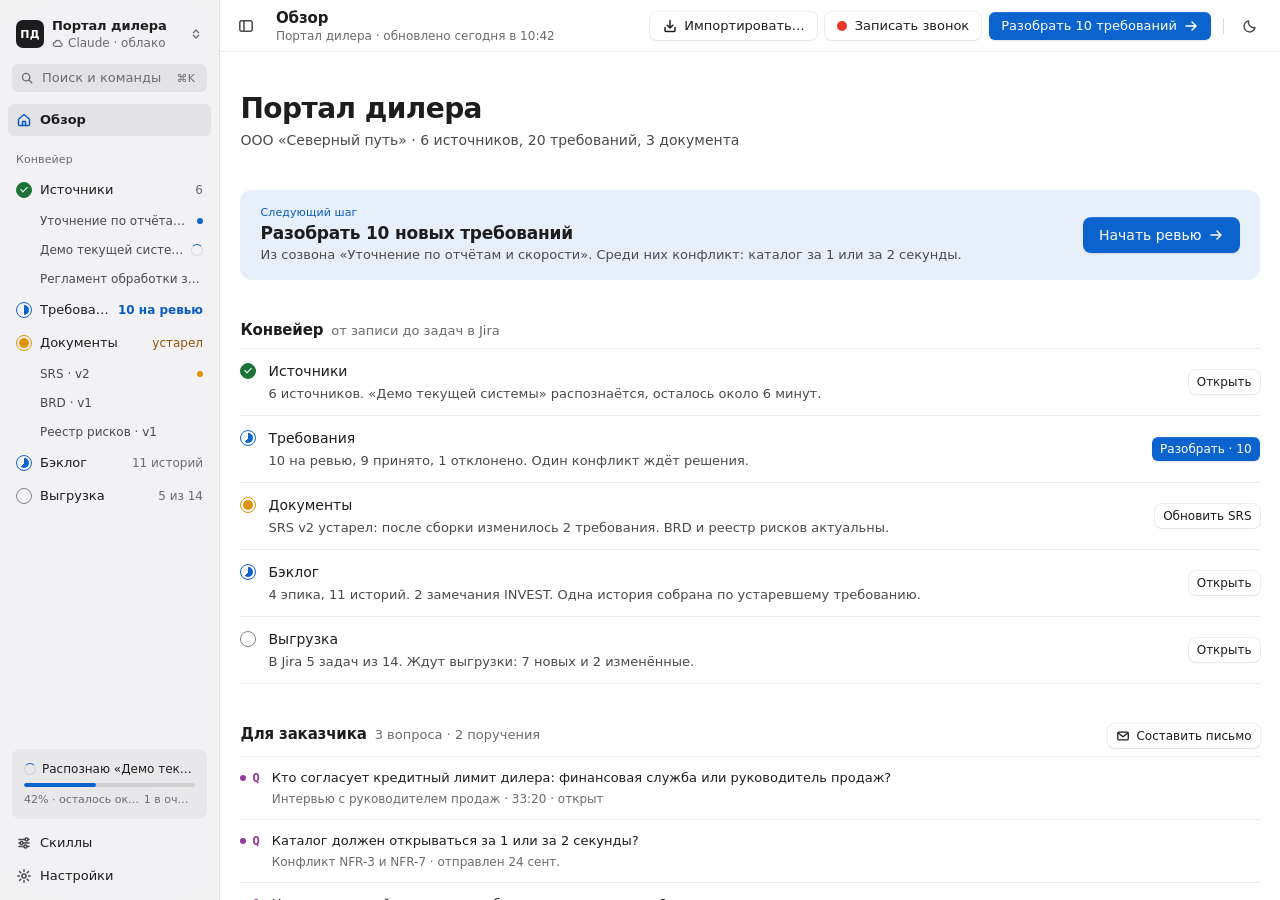
<file: docs/design/prototype/index.html>
<!doctype html>
<html lang="ru">
<head>
<meta charset="utf-8">
<meta name="viewport" content="width=device-width, initial-scale=1">
<title>Requirements Workbench — redesign prototype</title>
<link rel="stylesheet" href="tokens.css">
<link rel="stylesheet" href="app.css">
</head>
<body>

<!-- Icon set: 16 px grid, 1.5 px stroke, round caps and joins. -->
<svg width="0" height="0" style="position:absolute" aria-hidden="true">
  <defs>
    <symbol id="i-home" viewBox="0 0 16 16"><path d="M2.5 7.2 8 2.5l5.5 4.7v5.3a1 1 0 0 1-1 1h-9a1 1 0 0 1-1-1z"/><path d="M6.5 13.5v-4h3v4"/></symbol>
    <symbol id="i-wave" viewBox="0 0 16 16"><path d="M2.5 6.5v3M5.25 4v8M8 2.5v11M10.75 5v6M13.5 6.5v3"/></symbol>
    <symbol id="i-atoms" viewBox="0 0 16 16"><path d="M2.5 4.2l1.2 1.2 2-2.2M2.5 9.7l1.2 1.2 2-2.2M8.5 4.5h5M8.5 10h5"/></symbol>
    <symbol id="i-doc" viewBox="0 0 16 16"><path d="M4 2.5h5l3 3v7a1 1 0 0 1-1 1H4a1 1 0 0 1-1-1v-9a1 1 0 0 1 1-1z"/><path d="M9 2.5v3h3M5.5 8.5h5M5.5 11h3.5"/></symbol>
    <symbol id="i-tree" viewBox="0 0 16 16"><rect x="2.5" y="2.5" width="5" height="3" rx="1"/><rect x="8.5" y="6.5" width="5" height="3" rx="1"/><rect x="8.5" y="10.5" width="5" height="3" rx="1"/><path d="M5 5.5V12h3.5M5 8h3.5"/></symbol>
    <symbol id="i-export" viewBox="0 0 16 16"><path d="M8 10V2.5M5.2 5.2 8 2.5l2.8 2.7M3 9.5v3a1 1 0 0 0 1 1h8a1 1 0 0 0 1-1v-3"/></symbol>
    <symbol id="i-import" viewBox="0 0 16 16"><path d="M8 2.5V10M5.2 7.3 8 10l2.8-2.7M3 9.5v3a1 1 0 0 0 1 1h8a1 1 0 0 0 1-1v-3"/></symbol>
    <symbol id="i-skills" viewBox="0 0 16 16"><path d="M3 4.5h6M12 4.5h1M3 8h1M7 8h6M3 11.5h5M11 11.5h2"/><circle cx="10.5" cy="4.5" r="1.5"/><circle cx="5.5" cy="8" r="1.5"/><circle cx="9.5" cy="11.5" r="1.5"/></symbol>
    <symbol id="i-gear" viewBox="0 0 16 16"><circle cx="8" cy="8" r="2"/><path d="M8 1.8v1.7M8 12.5v1.7M1.8 8h1.7M12.5 8h1.7M3.6 3.6l1.2 1.2M11.2 11.2l1.2 1.2M12.4 3.6l-1.2 1.2M4.8 11.2l-1.2 1.2"/></symbol>
    <symbol id="i-search" viewBox="0 0 16 16"><circle cx="7" cy="7" r="4.2"/><path d="m10.2 10.2 3.3 3.3"/></symbol>
    <symbol id="i-plus" viewBox="0 0 16 16"><path d="M8 3v10M3 8h10"/></symbol>
    <symbol id="i-chev-r" viewBox="0 0 16 16"><path d="m6 3.5 4.5 4.5L6 12.5"/></symbol>
    <symbol id="i-chev-d" viewBox="0 0 16 16"><path d="m3.5 6 4.5 4.5L12.5 6"/></symbol>
    <symbol id="i-updown" viewBox="0 0 16 16"><path d="m5 6.5 3-3 3 3M5 9.5l3 3 3-3"/></symbol>
    <symbol id="i-check" viewBox="0 0 16 16"><path d="m3 8.5 3.2 3.2L13 4.5"/></symbol>
    <symbol id="i-x" viewBox="0 0 16 16"><path d="m4 4 8 8M12 4l-8 8"/></symbol>
    <symbol id="i-pencil" viewBox="0 0 16 16"><path d="M10.8 2.8 13.2 5.2 5.5 13H3v-2.5z"/><path d="m9.5 4.2 2.3 2.3"/></symbol>
    <symbol id="i-arrow-r" viewBox="0 0 16 16"><path d="M3 8h10M9 4l4 4-4 4"/></symbol>
    <symbol id="i-arrow-l" viewBox="0 0 16 16"><path d="M13 8H3M7 4 3 8l4 4"/></symbol>
    <symbol id="i-sidebar" viewBox="0 0 16 16"><rect x="1.8" y="2.8" width="12.4" height="10.4" rx="2"/><path d="M6 2.8v10.4"/></symbol>
    <symbol id="i-inspector" viewBox="0 0 16 16"><rect x="1.8" y="2.8" width="12.4" height="10.4" rx="2"/><path d="M10 2.8v10.4"/></symbol>
    <symbol id="i-warn" viewBox="0 0 16 16"><path d="M8 2.5 14 13H2z"/><path d="M8 6.5v3M8 11.2v.1"/></symbol>
    <symbol id="i-info" viewBox="0 0 16 16"><circle cx="8" cy="8" r="5.8"/><path d="M8 7.2v3.6M8 5.2v.1"/></symbol>
    <symbol id="i-clock" viewBox="0 0 16 16"><circle cx="8" cy="8" r="5.8"/><path d="M8 4.8V8l2.2 1.4"/></symbol>
    <symbol id="i-mail" viewBox="0 0 16 16"><rect x="2" y="3.5" width="12" height="9" rx="1.5"/><path d="m2.5 4.5 5.5 4.3 5.5-4.3"/></symbol>
    <symbol id="i-mic" viewBox="0 0 16 16"><rect x="6" y="2" width="4" height="7.5" rx="2"/><path d="M3.5 8a4.5 4.5 0 0 0 9 0M8 12.5V14"/></symbol>
    <symbol id="i-cloud" viewBox="0 0 16 16"><path d="M4.5 12.5a2.7 2.7 0 0 1-.4-5.4 4 4 0 0 1 7.7.9 2.3 2.3 0 0 1-.3 4.5z"/></symbol>
    <symbol id="i-lock" viewBox="0 0 16 16"><rect x="3.5" y="7" width="9" height="6.5" rx="1.5"/><path d="M5.5 7V5a2.5 2.5 0 0 1 5 0v2"/></symbol>
    <symbol id="i-play" viewBox="0 0 16 16"><path d="M5 3.2v9.6L13 8z"/></symbol>
    <symbol id="i-moon" viewBox="0 0 16 16"><path d="M13 9.5A5.5 5.5 0 0 1 6.5 3 5.5 5.5 0 1 0 13 9.5z"/></symbol>
    <symbol id="i-sun" viewBox="0 0 16 16"><circle cx="8" cy="8" r="2.8"/><path d="M8 1.8v1.4M8 12.8v1.4M1.8 8h1.4M12.8 8h1.4M3.6 3.6l1 1M11.4 11.4l1 1M12.4 3.6l-1 1M4.6 11.4l-1 1"/></symbol>
    <symbol id="i-more" viewBox="0 0 16 16"><path d="M3.5 8h.1M8 8h.1M12.5 8h.1" stroke-width="2.2"/></symbol>
    <symbol id="i-refresh" viewBox="0 0 16 16"><path d="M13 8a5 5 0 0 1-9 3M3 8a5 5 0 0 1 9-3"/><path d="M12.5 2.5V5H10M3.500 13.5V11H6"/></symbol>
    <symbol id="i-spark" viewBox="0 0 16 16"><path d="M8 2.2 9.4 6.6 13.8 8 9.400 9.400 8 13.800 6.600 9.400 2.200 8l4.400-1.400z"/></symbol>
    <symbol id="i-link" viewBox="0 0 16 16"><path d="M6.800 9.200a2.800 2.800 0 0 0 4 0l2-2a2.800 2.800 0 0 0-4-4l-.8.8"/><path d="M9.200 6.800a2.800 2.800 0 0 0-4 0l-2 2a2.800 2.800 0 0 0 4 4l.8-.8"/></symbol>
    <symbol id="i-table" viewBox="0 0 16 16"><rect x="2" y="3" width="12" height="10" rx="1.500"/><path d="M2 6.500h12M2 9.800h12M6.500 3v10"/></symbol>
    <symbol id="i-compare" viewBox="0 0 16 16"><rect x="2" y="3" width="5" height="10" rx="1"/><rect x="9" y="3" width="5" height="10" rx="1"/></symbol>
    <symbol id="i-word" viewBox="0 0 16 16"><path d="M4 2.500h5l3 3v7a1 1 0 0 1-1 1H4a1 1 0 0 1-1-1v-9a1 1 0 0 1 1-1z"/><path d="m5.300 8 1 3.500L8 8.500l1.700 3 1-3.500"/></symbol>
    <symbol id="i-jira" viewBox="0 0 16 16"><path d="M8 2 14 8l-6 6-6-6z"/><path d="M8 5.500 10.500 8 8 10.500 5.500 8z"/></symbol>
    <symbol id="i-trash" viewBox="0 0 16 16"><path d="M3 4.500h10M6.500 4.500V3h3v1.500M4.500 4.500l.5 8a1 1 0 0 0 1 1h4a1 1 0 0 0 1-1l.5-8"/></symbol>
  </defs>
</svg>

<div class="app" id="app">
  <aside class="sidebar" aria-label="Навигация">
    <button class="proj" id="proj" aria-haspopup="menu" title="Сменить проект">
      <span class="proj-mark">ПД</span>
      <span class="grow lbl"><span class="proj-name trunc" style="display:block">Портал дилера</span><span class="proj-sub"><svg class="i s12"><use href="#i-cloud"/></svg>Claude · облако</span></span>
      <svg class="i s14 t3 lbl"><use href="#i-updown"/></svg>
    </button>
    <button class="cmd" id="cmd-open" title="Поиск и команды · ⌘K"><svg class="i s14"><use href="#i-search"/></svg><span class="grow lbl">Поиск и команды</span><span class="kbd lbl">⌘K</span></button>

    <nav class="nav scroll grow" id="nav"></nav>

    <div class="side-foot">
      <div class="job" role="status">
        <div class="job-title"><span class="spinner"></span><span class="trunc">Распознаю «Демо текущей системы»</span></div>
        <div class="progress" style="--p:42"><i></i></div>
        <div class="job-sub num"><span>42% · осталось около 6 мин</span><span>1 в очереди</span></div>
      </div>
      <nav class="nav">
        <button class="nav-row" data-go="skills" title="Скиллы"><svg class="i"><use href="#i-skills"/></svg><span class="lbl grow">Скиллы</span></button>
        <button class="nav-row" data-go="settings" title="Настройки · ⌘,"><svg class="i"><use href="#i-gear"/></svg><span class="lbl grow">Настройки</span></button>
      </nav>
    </div>
  </aside>

  <div class="main">
    <header class="toolbar" id="toolbar"></header>
    <div class="workspace" id="workspace"></div>
  </div>
</div>

<div class="scrim" id="scrim"></div>
<div class="palette" id="palette" role="dialog" aria-label="Поиск и команды">
  <div class="palette-input"><svg class="i s20"><use href="#i-search"/></svg><input id="palette-q" placeholder="Команда, экран, источник или FR-12" autocomplete="off"><span class="kbd">esc</span></div>
  <div class="palette-list scroll" id="palette-list"></div>
</div>
<div class="sheet" id="sheet" role="alertdialog" aria-labelledby="sheet-t"></div>
<div class="toasts" id="toasts" role="status" aria-live="polite"></div>

<script src="app.js"></script>
</body>
</html>
</file>
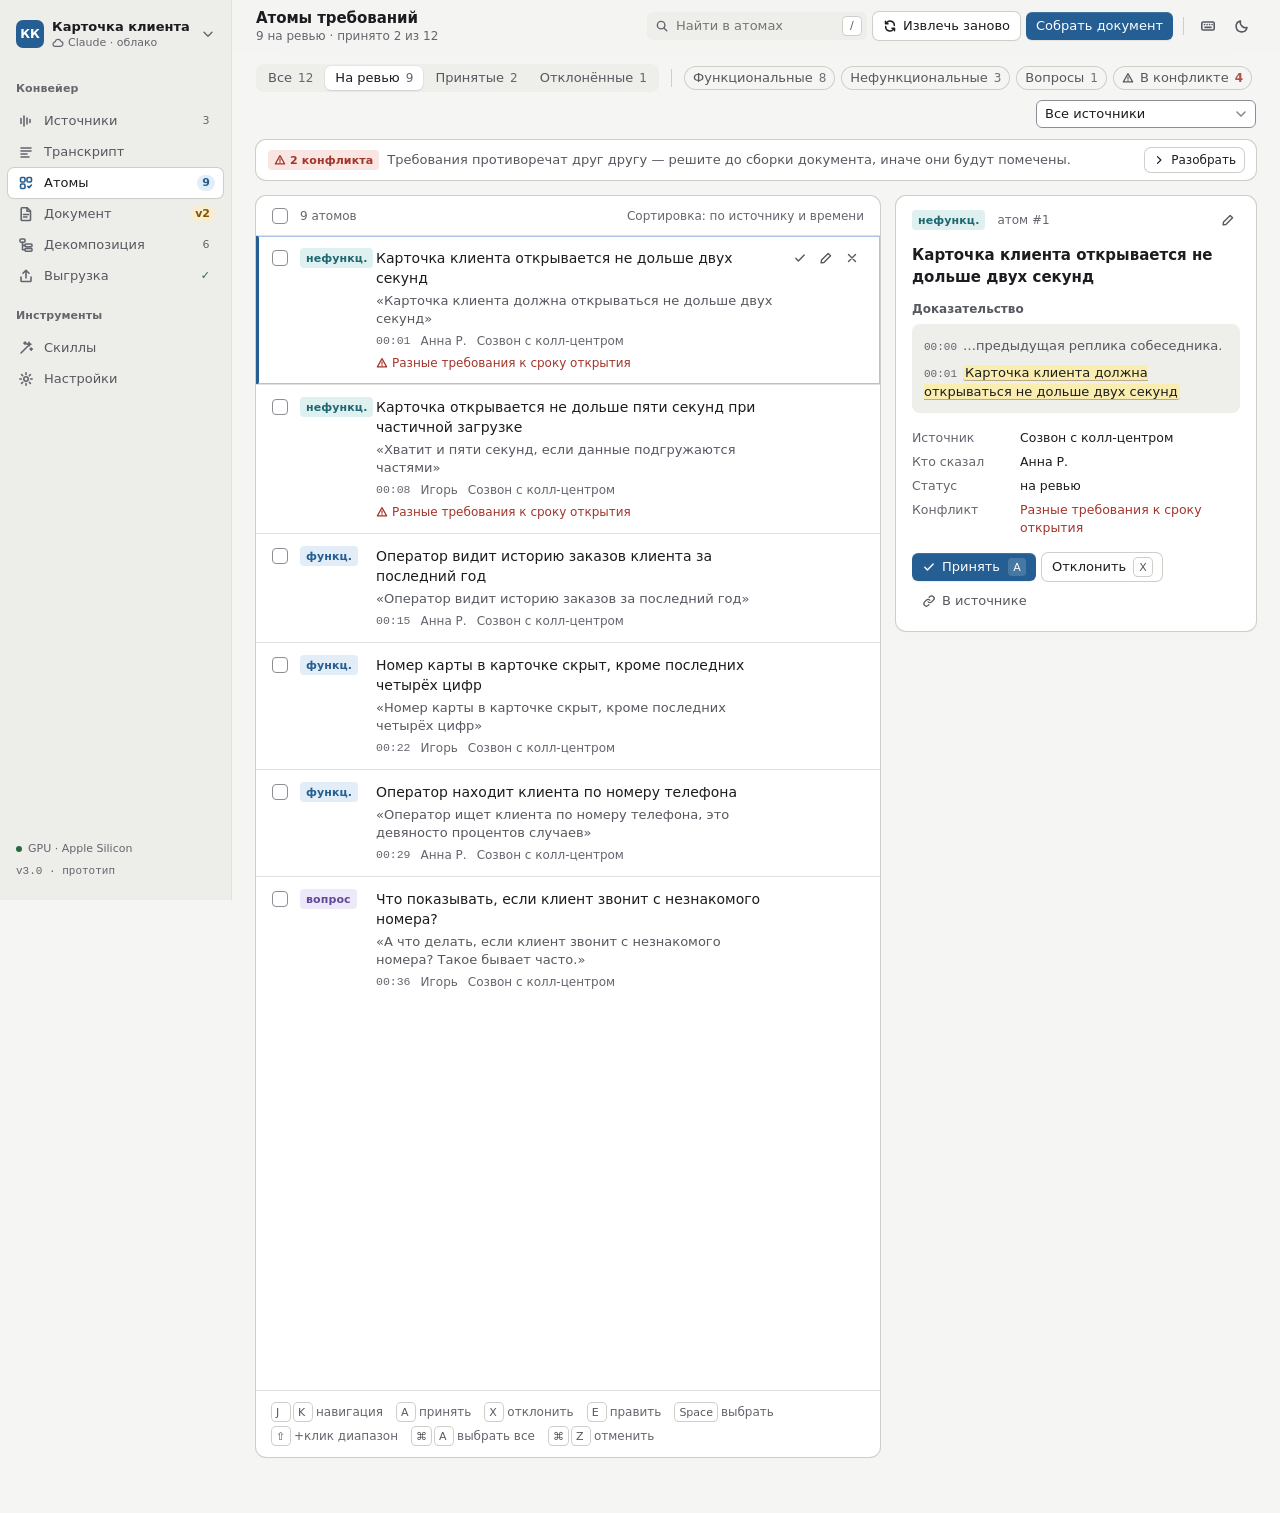
<file: docs/design/prototype.html>
<!DOCTYPE html>
<html lang="ru">
<head>
<meta charset="UTF-8">
<meta name="viewport" content="width=device-width, initial-scale=1">
<title>Requirements Workbench — прототип</title>
<style>
/* =====================================================================
   Requirements Workbench — proposed design system (prototype)
   Tokens mirror docs/design/design-system.md. Plain CSS, no framework.
   ===================================================================== */
:root {
  /* surfaces */
  --bg: #F5F5F3;            /* window canvas */
  --sidebar: #ECECE9;       /* sidebar material (solid fallback) */
  --surface: #FFFFFF;       /* cards, rows, paper */
  --surface-2: #EEEEEB;     /* sunk: hover, segmented track, code */
  --surface-3: #E6E6E2;     /* pressed */
  --overlay: rgba(20, 21, 23, .32);
  --hud: #232427; --hud-text: #F2F2F4; --hud-text-2: #B5B7BD; --hud-line: #3A3B40;
  /* text */
  --text: #1B1C1F; --text-2: #55585F; --text-3: #63666D; --text-on-accent: #FFFFFF;
  /* lines */
  --line: #E1E1DD;          /* separators (decorative) */
  --line-strong: #CFCFCA;   /* card edges */
  --line-control: #8B8E95;  /* input/checkbox boundary, ≥3:1 */
  /* accent */
  --accent: #245E92; --accent-hover: #1D5282; --primary: #245E92; --primary-hover: #1D5282; --accent-bg: #E3EDF7; --accent-line: #A9C5E2;
  --focus: #2A6FB0;
  /* semantic */
  --ok: #2B6841; --ok-bg: #E2F0E6;
  --warn: #845400; --warn-bg: #F8ECD3;
  --danger: #A3352A; --danger-bg: #F9E5E1; --danger-fill: #A3352A;
  --q: #62479E; --q-bg: #EEE9F8;
  --nfr: #1F6770; --nfr-bg: #DFF0F1;
  --rec: #D1382B;
  --mark: #FAEDB0;
  --ins: #DDF1E2; --del: #FBE3DF;
  /* elevation */
  --e1: 0 0 0 1px var(--line-strong), 0 1px 2px rgba(0,0,0,.04);
  --e2: 0 0 0 1px rgba(0,0,0,.08), 0 6px 20px rgba(0,0,0,.10);
  --e3: 0 0 0 1px rgba(0,0,0,.10), 0 16px 48px rgba(0,0,0,.22);
  --e-btn: 0 0 0 1px var(--line-strong), 0 1px 1px rgba(0,0,0,.05);
  /* type */
  --font: -apple-system, BlinkMacSystemFont, "SF Pro Text", "Segoe UI Variable Text", "Segoe UI", system-ui, "Noto Sans", Roboto, sans-serif;
  --font-display: -apple-system, BlinkMacSystemFont, "SF Pro Display", "Segoe UI Variable Display", "Segoe UI", system-ui, sans-serif;
  --mono: ui-monospace, "SF Mono", "Cascadia Mono", Consolas, Menlo, monospace;
  --fs-11: 11px; --fs-12: 12px; --fs-13: 13px; --fs-14: 14px; --fs-15: 15px; --fs-17: 17px; --fs-22: 22px; --fs-26: 26px;
  /* space (4-pt grid) */
  --sp-1: 2px; --sp-2: 4px; --sp-3: 6px; --sp-4: 8px; --sp-5: 12px; --sp-6: 16px; --sp-7: 20px; --sp-8: 24px; --sp-9: 32px; --sp-10: 40px; --sp-11: 56px;
  /* radii */
  --r-xs: 4px; --r-sm: 6px; --r-md: 8px; --r-lg: 10px; --r-xl: 14px; --r-full: 999px;
  /* sizes */
  --ctl: 28px; --ctl-lg: 32px; --row: 36px; --toolbar: 52px;
  --sidebar-w: 232px; --sidebar-w-collapsed: 60px;
  /* motion */
  --t-fast: 120ms; --t-med: 180ms; --t-slow: 240ms;
  --ease: cubic-bezier(.2, 0, 0, 1); --ease-exit: cubic-bezier(.4, 0, 1, 1);
  color-scheme: light;
}
@media (prefers-color-scheme: dark) {
  :root:not([data-theme="light"]) {
    --bg: #141517; --sidebar: #18191C; --surface: #1C1D20; --surface-2: #25272B; --surface-3: #2D2F34;
    --overlay: rgba(0,0,0,.55);
    --hud: #2A2B2F; --hud-text: #F2F2F4; --hud-text-2: #B5B7BD; --hud-line: #3D3F45;
    --text: #ECECEE; --text-2: #A8ABB2; --text-3: #8A8D95; --text-on-accent: #FFFFFF;
    --line: #26282C; --line-strong: #303237; --line-control: #6C7078;
    --accent: #86B8EC; --accent-hover: #A0C8F1; --accent-bg: #1E2D3E; --accent-line: #34506F; --primary: #2F6DAE; --primary-hover: #3A7BBE;
    --focus: #6AA6E8;
    --ok: #7CCB95; --ok-bg: #1B3124; --warn: #E5B65E; --warn-bg: #342A15;
    --danger: #F29C8C; --danger-bg: #3A211D; --danger-fill: #B8463A;
    --q: #BCA6F0; --q-bg: #2A2340; --nfr: #7CCDD5; --nfr-bg: #17313A;
    --rec: #FF6B5E; --mark: #4A4020; --ins: #1B3124; --del: #3A211D;
    --e1: 0 0 0 1px var(--line-strong), inset 0 1px 0 rgba(255,255,255,.03);
    --e2: 0 0 0 1px #34363B, 0 8px 24px rgba(0,0,0,.45);
    --e3: 0 0 0 1px #3A3C42, 0 18px 56px rgba(0,0,0,.6);
    --e-btn: 0 0 0 1px #34363B, inset 0 1px 0 rgba(255,255,255,.04);
    color-scheme: dark;
  }
}
:root[data-theme="dark"] {
  --bg: #141517; --sidebar: #18191C; --surface: #1C1D20; --surface-2: #25272B; --surface-3: #2D2F34;
  --overlay: rgba(0,0,0,.55);
  --hud: #2A2B2F; --hud-text: #F2F2F4; --hud-text-2: #B5B7BD; --hud-line: #3D3F45;
  --text: #ECECEE; --text-2: #A8ABB2; --text-3: #8A8D95; --text-on-accent: #FFFFFF;
  --line: #26282C; --line-strong: #303237; --line-control: #6C7078;
  --accent: #86B8EC; --accent-hover: #A0C8F1; --accent-bg: #1E2D3E; --accent-line: #34506F; --primary: #2F6DAE; --primary-hover: #3A7BBE;
  --focus: #6AA6E8;
  --ok: #7CCB95; --ok-bg: #1B3124; --warn: #E5B65E; --warn-bg: #342A15;
  --danger: #F29C8C; --danger-bg: #3A211D; --danger-fill: #B8463A;
  --q: #BCA6F0; --q-bg: #2A2340; --nfr: #7CCDD5; --nfr-bg: #17313A;
  --rec: #FF6B5E; --mark: #4A4020; --ins: #1B3124; --del: #3A211D;
  --e1: 0 0 0 1px var(--line-strong), inset 0 1px 0 rgba(255,255,255,.03);
  --e2: 0 0 0 1px #34363B, 0 8px 24px rgba(0,0,0,.45);
  --e3: 0 0 0 1px #3A3C42, 0 18px 56px rgba(0,0,0,.6);
  --e-btn: 0 0 0 1px #34363B, inset 0 1px 0 rgba(255,255,255,.04);
  color-scheme: dark;
}

/* ---------- base ---------- */
*, *::before, *::after { box-sizing: border-box; }
html, body { margin: 0; }
body { background: var(--bg); color: var(--text); font: 400 var(--fs-13)/18px var(--font);
  -webkit-font-smoothing: antialiased; text-rendering: optimizeLegibility; font-feature-settings: "kern"; }
h1, h2, h3, h4, p { margin: 0; }
button, input, select, textarea { font: inherit; color: inherit; }
button { cursor: default; }
a { color: var(--accent); text-decoration: none; }
a:hover { text-decoration: underline; }
:focus-visible { outline: 2px solid var(--focus); outline-offset: 2px; border-radius: var(--r-xs); }
.num { font-variant-numeric: tabular-nums; }
.mono { font-family: var(--mono); font-size: 12px; }
.t2 { color: var(--text-2); } .t3 { color: var(--text-3); }
.sr { position: absolute; width: 1px; height: 1px; overflow: hidden; clip: rect(0 0 0 0); white-space: nowrap; }
svg.i { width: 16px; height: 16px; flex: none; fill: none; stroke: currentColor; stroke-width: 1.6; stroke-linecap: round; stroke-linejoin: round; }
svg.i.sm { width: 14px; height: 14px; } svg.i.xs { width: 12px; height: 12px; }
@media (prefers-reduced-motion: reduce) { *, *::before, *::after { transition-duration: 1ms !important; animation-duration: 1ms !important; } }

/* ---------- shell ---------- */
.app { display: grid; grid-template-columns: var(--sidebar-w) minmax(0, 1fr); min-height: 100vh; }
.sidebar { position: sticky; top: 0; height: 100vh; overflow-y: auto; background: var(--sidebar);
  border-right: 1px solid var(--line); display: flex; flex-direction: column; padding: var(--sp-5) var(--sp-4) var(--sp-5); gap: var(--sp-2); }
@supports (backdrop-filter: blur(1px)) {
  .sidebar { background: color-mix(in srgb, var(--sidebar) 88%, transparent); backdrop-filter: blur(24px) saturate(1.4); }
}
.proj { display: flex; align-items: center; gap: var(--sp-4); width: 100%; padding: var(--sp-3) var(--sp-4); border: 0; background: transparent;
  border-radius: var(--r-md); text-align: left; margin-bottom: var(--sp-4); }
.proj:hover { background: var(--surface-3); }
.proj-mark { width: 28px; height: 28px; border-radius: 7px; background: var(--primary); color: #fff; display: grid; place-items: center;
  font-weight: 600; font-size: 12px; flex: none; }
.proj-txt { min-width: 0; flex: 1; }
.proj-txt b { display: block; font-weight: 600; font-size: var(--fs-13); overflow: hidden; text-overflow: ellipsis; white-space: nowrap; }
.proj-txt span { display: flex; align-items: center; gap: 4px; font-size: var(--fs-11); line-height: 14px; color: var(--text-3); }
.nav-label { font-size: var(--fs-11); font-weight: 600; color: var(--text-3); padding: var(--sp-5) var(--sp-4) var(--sp-2); letter-spacing: .01em; }
.nav { display: flex; flex-direction: column; gap: 1px; }
.nav a { display: flex; align-items: center; gap: var(--sp-4); height: 30px; padding: 0 var(--sp-4); border-radius: var(--r-sm);
  color: var(--text-2); font-weight: 500; text-decoration: none; position: relative; }
.nav a:hover { background: var(--surface-3); color: var(--text); }
.nav a[aria-current="page"] { background: var(--surface); color: var(--text); box-shadow: var(--e1); }
.nav a[aria-current="page"] .step-ico { color: var(--accent); }
.nav .step-ico { width: 20px; display: grid; place-items: center; color: var(--text-3); flex: none; }
.nav .lbl { flex: 1; min-width: 0; overflow: hidden; text-overflow: ellipsis; white-space: nowrap; }
.nav .badge { font-size: var(--fs-11); line-height: 16px; min-width: 18px; padding: 0 5px; border-radius: var(--r-full); text-align: center;
  color: var(--text-3); font-variant-numeric: tabular-nums; }
.nav .badge.todo { background: var(--accent-bg); color: var(--accent); font-weight: 600; }
.nav .badge.warn { background: var(--warn-bg); color: var(--warn); font-weight: 600; }
.nav .badge.done { color: var(--ok); }
.nav .rail-line { position: absolute; left: 17px; top: 24px; height: 14px; width: 1px; background: var(--line-strong); }
.sidebar-foot { margin-top: auto; padding: var(--sp-4); font-size: var(--fs-11); color: var(--text-3); display: flex; flex-direction: column; gap: var(--sp-2); }
.status-dot { width: 6px; height: 6px; border-radius: 50%; background: var(--ok); display: inline-block; }
.sidebar-foot .row { display: flex; align-items: center; gap: 6px; }

main { min-width: 0; display: flex; flex-direction: column; }
.toolbar { position: sticky; top: 0; z-index: 20; height: var(--toolbar); display: flex; align-items: center; gap: var(--sp-5);
  padding: 0 var(--sp-8); background: color-mix(in srgb, var(--bg) 82%, transparent); backdrop-filter: blur(20px) saturate(1.3);
  border-bottom: 1px solid transparent; transition: border-color var(--t-med) var(--ease); }
.toolbar.scrolled { border-bottom-color: var(--line); }
.tb-title { min-width: 0; flex: 1 1 auto; display: flex; flex-direction: column; justify-content: center; }
.tb-title h1 { font: 600 var(--fs-15)/20px var(--font-display); letter-spacing: -.005em; white-space: nowrap; overflow: hidden; text-overflow: ellipsis; }
.tb-title p { font-size: var(--fs-12); line-height: 16px; color: var(--text-3); white-space: nowrap; overflow: hidden; text-overflow: ellipsis; }
.tb-actions { display: flex; align-items: center; gap: var(--sp-3); flex: none; }
.tb-sep { width: 1px; height: 18px; background: var(--line-strong); margin: 0 var(--sp-2); }
.content { padding: var(--sp-3) var(--sp-8) var(--sp-11); flex: 1; }
.wrap { max-width: 1180px; margin: 0 auto; }
.screen { display: none; }
.screen.on { display: block; animation: fadein var(--t-med) var(--ease); }
@keyframes fadein { from { opacity: 0; transform: translateY(2px); } to { opacity: 1; transform: none; } }

/* ---------- buttons ---------- */
.btn { display: inline-flex; align-items: center; justify-content: center; gap: 6px; height: var(--ctl); padding: 0 10px; border: 0;
  border-radius: var(--r-sm); background: var(--surface); color: var(--text); box-shadow: var(--e-btn); font-weight: 500; font-size: var(--fs-13);
  white-space: nowrap; transition: background var(--t-fast) var(--ease), box-shadow var(--t-fast) var(--ease); user-select: none; }
.btn:hover { background: var(--surface-2); }
.btn:active { background: var(--surface-3); }
.btn.primary { background: var(--primary); color: var(--text-on-accent); box-shadow: 0 1px 1px rgba(0,0,0,.08), inset 0 1px 0 rgba(255,255,255,.12); }
.btn.primary:hover { background: var(--primary-hover); }
.btn.danger { color: var(--danger); }
.btn.danger-fill { background: var(--danger-fill); color: #fff; box-shadow: none; }
.btn.ghost { background: transparent; box-shadow: none; color: var(--text-2); }
.btn.ghost:hover { background: var(--surface-3); color: var(--text); }
.btn.lg { height: var(--ctl-lg); padding: 0 14px; }
.btn.sm { height: 24px; padding: 0 8px; font-size: var(--fs-12); }
.btn[disabled] { opacity: .45; pointer-events: none; }
.icon-btn { width: var(--ctl); padding: 0; }
.icon-btn.sm { width: 24px; height: 24px; }
.split { display: inline-flex; }
.split .btn:first-child { border-radius: var(--r-sm) 0 0 var(--r-sm); }
.split .btn:last-child { border-radius: 0 var(--r-sm) var(--r-sm) 0; padding: 0 6px; margin-left: 1px; }
.kbd { display: inline-grid; place-items: center; min-width: 18px; height: 18px; padding: 0 4px; border-radius: var(--r-xs); font: 500 11px/1 var(--font);
  color: var(--text-2); background: var(--surface); box-shadow: 0 0 0 1px var(--line-strong), 0 1px 0 var(--line-strong); }
.btn .kbd { margin-left: 2px; }
.btn.primary .kbd { background: rgba(255,255,255,.16); color: #fff; box-shadow: none; }

/* ---------- inputs ---------- */
.input, .select { height: var(--ctl); padding: 0 var(--sp-4); border-radius: var(--r-sm); border: 1px solid var(--line-control);
  background: var(--surface); min-width: 0; }
.select { appearance: none; -webkit-appearance: none; padding-right: 26px;
  background-image: url("data:image/svg+xml,%3Csvg xmlns='http://www.w3.org/2000/svg' width='10' height='6' viewBox='0 0 10 6'%3E%3Cpath d='M1 1l4 4 4-4' fill='none' stroke='%23888' stroke-width='1.5' stroke-linecap='round'/%3E%3C/svg%3E");
  background-repeat: no-repeat; background-position: right 9px center; }
.input:focus, .select:focus, textarea:focus { outline: none; border-color: var(--focus); box-shadow: 0 0 0 3px color-mix(in srgb, var(--focus) 25%, transparent); }
.search { position: relative; display: flex; align-items: center; }
.search svg { position: absolute; left: 8px; color: var(--text-3); }
.search .input { padding-left: 28px; width: 220px; background: var(--surface-2); border-color: transparent; }
.search .input:focus { background: var(--surface); }
.search .kbd { position: absolute; right: 6px; }
textarea.code { width: 100%; font: 12.5px/20px var(--mono); padding: var(--sp-5) var(--sp-6); border: 1px solid var(--line-control); border-radius: var(--r-md);
  background: var(--surface); resize: vertical; tab-size: 2; }
.cb { appearance: none; -webkit-appearance: none; width: 16px; height: 16px; margin: 0; border-radius: 4px; border: 1px solid var(--line-control);
  background: var(--surface); display: inline-grid; place-items: center; flex: none; transition: background var(--t-fast); }
.cb:checked, .cb:indeterminate { background: var(--primary); border-color: var(--primary); }
.cb:checked::after { content: ""; width: 9px; height: 5px; border: 2px solid #fff; border-top: 0; border-right: 0; transform: translateY(-1px) rotate(-45deg); }
.cb:indeterminate::after { content: ""; width: 8px; height: 2px; background: #fff; border-radius: 1px; }
.cb-hit { display: inline-grid; place-items: center; width: 28px; height: 28px; margin: -6px; border-radius: var(--r-sm); }
.switch { appearance: none; -webkit-appearance: none; width: 30px; height: 18px; border-radius: 9px; background: var(--line-control); position: relative; margin: 0; flex: none; transition: background var(--t-med) var(--ease); }
.switch::after { content: ""; position: absolute; top: 2px; left: 2px; width: 14px; height: 14px; border-radius: 50%; background: #fff; box-shadow: 0 1px 2px rgba(0,0,0,.25); transition: transform var(--t-med) var(--ease); }
.switch:checked { background: var(--primary); }
.switch:checked::after { transform: translateX(12px); }

/* segmented (macOS style) */
.seg { display: inline-flex; padding: 2px; gap: 2px; background: var(--surface-2); border-radius: var(--r-md); }
.seg button { height: 24px; padding: 0 10px; border: 0; background: transparent; border-radius: var(--r-sm); color: var(--text-2); font-weight: 500;
  display: inline-flex; align-items: center; gap: 6px; white-space: nowrap; }
.seg button:hover { color: var(--text); }
.seg button[aria-pressed="true"] { background: var(--surface); color: var(--text); box-shadow: 0 0 0 .5px rgba(0,0,0,.06), 0 1px 2px rgba(0,0,0,.10); }
:root[data-theme="dark"] .seg button[aria-pressed="true"] { background: var(--surface-3); }
.seg .n { color: var(--text-3); font-variant-numeric: tabular-nums; font-size: 12px; }
.chip { height: 24px; padding: 0 9px; border-radius: var(--r-full); border: 0; background: transparent; color: var(--text-2); font-weight: 500;
  display: inline-flex; align-items: center; gap: 6px; box-shadow: inset 0 0 0 1px var(--line-strong); white-space: nowrap; }
.chip:hover { background: var(--surface-2); }
.chip[aria-pressed="true"] { background: var(--accent-bg); color: var(--accent); box-shadow: inset 0 0 0 1px var(--accent-line); }
.chip .n { font-variant-numeric: tabular-nums; font-size: 12px; opacity: .85; }
.chip.danger[aria-pressed="false"] .n { color: var(--danger); font-weight: 600; }

/* ---------- tags ---------- */
.tag { display: inline-flex; align-items: center; gap: 4px; height: 20px; padding: 0 6px; border-radius: var(--r-xs); font-size: var(--fs-11);
  font-weight: 600; line-height: 1; white-space: nowrap; background: var(--surface-2); color: var(--text-2); letter-spacing: .01em; }
.tag.fr { background: var(--accent-bg); color: var(--accent); }
.tag.nfr { background: var(--nfr-bg); color: var(--nfr); }
.tag.q { background: var(--q-bg); color: var(--q); }
.tag.ok { background: var(--ok-bg); color: var(--ok); }
.tag.warn { background: var(--warn-bg); color: var(--warn); }
.tag.danger { background: var(--danger-bg); color: var(--danger); }
.tag.outline { background: transparent; box-shadow: inset 0 0 0 1px var(--line-strong); color: var(--text-2); font-weight: 500; }
.dot { width: 7px; height: 7px; border-radius: 50%; display: inline-block; flex: none; }

/* ---------- cards, banners ---------- */
.card { background: var(--surface); border-radius: var(--r-lg); box-shadow: var(--e1); }
.card-h { display: flex; align-items: center; gap: var(--sp-5); padding: var(--sp-5) var(--sp-6); }
.card-h h2, .h2 { font: 600 var(--fs-13)/18px var(--font); }
.card-b { padding: 0 var(--sp-6) var(--sp-6); }
.section-h { display: flex; align-items: baseline; gap: var(--sp-4); margin: var(--sp-8) 0 var(--sp-4); }
.section-h h2 { font: 600 var(--fs-13)/18px var(--font); }
.section-h .t3 { font-size: 12px; }
.banner { display: flex; align-items: flex-start; gap: var(--sp-4); padding: var(--sp-4) var(--sp-5); border-radius: var(--r-md); background: var(--surface-2); color: var(--text-2);
  font-size: var(--fs-13); line-height: 18px; }
.banner svg { margin-top: 1px; }
.banner .grow { flex: 1; min-width: 0; }
.banner.warn { background: var(--warn-bg); color: var(--warn); }
.banner.danger { background: var(--danger-bg); color: var(--danger); }
.banner.info { background: var(--accent-bg); color: var(--accent); }
.banner b { font-weight: 600; }
.banner .btn { margin: -3px 0; }
.stack > * + * { margin-top: var(--sp-4); }
.hint-line { font-size: 12px; color: var(--text-3); display: flex; align-items: center; gap: 6px; flex-wrap: wrap; }

/* ---------- toasts & HUD ---------- */
.toasts { position: fixed; left: 50%; transform: translateX(-50%); bottom: var(--sp-8); z-index: 60; display: flex; flex-direction: column; gap: var(--sp-3);
  align-items: center; transition: bottom var(--t-slow) var(--ease); pointer-events: none; }
body.has-bulk .toasts { bottom: 88px; }
.toast { pointer-events: auto; display: flex; align-items: center; gap: var(--sp-5); padding: 6px 6px 6px 14px; min-height: 36px; border-radius: var(--r-lg);
  background: var(--hud); color: var(--hud-text); box-shadow: var(--e3); font-size: var(--fs-13); max-width: min(560px, calc(100vw - 32px));
  animation: toast-in var(--t-slow) var(--ease); }
.toast .btn { background: transparent; color: var(--hud-text); box-shadow: inset 0 0 0 1px var(--hud-line); height: 24px; font-size: 12px; }
.toast .btn:hover { background: rgba(255,255,255,.08); }
.toast .kbd { background: transparent; color: var(--hud-text-2); box-shadow: inset 0 0 0 1px var(--hud-line); }
.toast.ok svg { color: #7CCB95; }
@keyframes toast-in { from { opacity: 0; transform: translateY(8px) scale(.98); } to { opacity: 1; transform: none; } }
.bulkbar { position: fixed; z-index: 50; left: calc(50% + var(--sidebar-w) / 2); bottom: var(--sp-7); transform: translate(-50%, 16px); opacity: 0; pointer-events: none;
  display: flex; align-items: center; gap: var(--sp-3); padding: 6px; border-radius: var(--r-xl); background: var(--hud); color: var(--hud-text); box-shadow: var(--e3);
  transition: transform var(--t-slow) var(--ease), opacity var(--t-slow) var(--ease); max-width: calc(100vw - var(--sidebar-w) - 32px); }
.bulkbar.on { transform: translate(-50%, 0); opacity: 1; pointer-events: auto; }
.bulkbar .count { padding: 0 var(--sp-4) 0 var(--sp-5); font-weight: 600; white-space: nowrap; }
.bulkbar .conf { color: #F29C8C; font-weight: 500; font-size: 12px; white-space: nowrap; }
.bulkbar .vsep { width: 1px; height: 20px; background: var(--hud-line); margin: 0 2px; }
.bulkbar .btn { background: transparent; color: var(--hud-text); box-shadow: none; }
.bulkbar .btn:hover { background: rgba(255,255,255,.08); }
.bulkbar .btn .kbd { background: transparent; color: var(--hud-text-2); box-shadow: inset 0 0 0 1px var(--hud-line); }
.bulkbar .btn.accept { background: #2F6DAE; }
.bulkbar .btn.accept .kbd { box-shadow: inset 0 0 0 1px rgba(255,255,255,.3); color: #fff; }
.bulkbar .select { height: 28px; background-color: transparent; color: var(--hud-text); border-color: var(--hud-line); }
.bulkbar .select option { color: #000; }

/* sheet (modal) */
.scrim { position: fixed; inset: 0; background: var(--overlay); z-index: 80; display: none; place-items: start center; padding-top: 12vh; }
.scrim.on { display: grid; animation: fadein var(--t-med) var(--ease); }
.sheet { width: min(460px, calc(100vw - 32px)); background: var(--surface); border-radius: var(--r-xl); box-shadow: var(--e3); padding: var(--sp-8);
  animation: sheet-in var(--t-slow) var(--ease); }
@keyframes sheet-in { from { transform: translateY(-8px) scale(.98); opacity: 0; } to { transform: none; opacity: 1; } }
.sheet h2 { font: 600 var(--fs-15)/20px var(--font-display); margin-bottom: var(--sp-4); }
.sheet .facts { margin: var(--sp-6) 0; border-radius: var(--r-md); background: var(--surface-2); padding: var(--sp-4) var(--sp-5); display: grid; grid-template-columns: auto 1fr; gap: 6px var(--sp-6); font-size: 13px; }
.sheet .facts dt { color: var(--text-3); } .sheet .facts dd { margin: 0; font-weight: 500; }
.sheet .acts { display: flex; justify-content: flex-end; gap: var(--sp-4); margin-top: var(--sp-6); }

/* empty state */
.empty { text-align: center; padding: var(--sp-10) var(--sp-8); }
.empty .glyph { width: 44px; height: 44px; margin: 0 auto var(--sp-5); border-radius: 12px; display: grid; place-items: center; background: var(--surface-2); color: var(--text-3); }
.empty h3 { font: 600 var(--fs-15)/20px var(--font-display); margin-bottom: var(--sp-3); }
.empty p { color: var(--text-2); max-width: 44ch; margin: 0 auto var(--sp-6); }

/* progress */
.progress { height: 4px; border-radius: 2px; background: var(--surface-3); overflow: hidden; }
.progress > i { display: block; height: 100%; background: var(--accent); border-radius: 2px; }
.spin { width: 12px; height: 12px; border-radius: 50%; border: 1.5px solid var(--line-strong); border-top-color: var(--accent); animation: spin .8s linear infinite; display: inline-block; flex: none; }
@keyframes spin { to { transform: rotate(360deg); } }

/* ---------- lists / tables ---------- */
.table { width: 100%; border-collapse: separate; border-spacing: 0; }
.table th { text-align: left; font-size: var(--fs-11); font-weight: 600; color: var(--text-3); padding: 0 var(--sp-5); height: 32px; border-bottom: 1px solid var(--line);
  white-space: nowrap; letter-spacing: .01em; background: var(--surface); }
.pv .table th { position: sticky; top: var(--toolbar); z-index: 2; }
.pv .table thead th:first-child { border-top-left-radius: var(--r-lg); } .pv .table thead th:last-child { border-top-right-radius: var(--r-lg); }
.table td { padding: 0 var(--sp-5); height: 44px; border-bottom: 1px solid var(--line); vertical-align: middle; }
.table tr:last-child td { border-bottom: 0; }
.table tbody tr:hover td { background: color-mix(in srgb, var(--surface-2) 55%, transparent); }
.table .r { text-align: right; }
.cell-title { font-weight: 500; }
.cell-sub { font-size: 12px; color: var(--text-3); }
.row-actions { opacity: 0; transition: opacity var(--t-fast); display: inline-flex; gap: 2px; }
tr:hover .row-actions, tr:focus-within .row-actions, .li:hover .row-actions, .li:focus-within .row-actions, .li.focus .row-actions, .tnode:hover > .trow .row-actions, .trow:focus-within .row-actions { opacity: 1; }

/* ===================== SOURCES ===================== */
.capture { display: grid; grid-template-columns: minmax(0, 1fr) minmax(0, 1.2fr); gap: var(--sp-6); margin-top: var(--sp-4); }
.rec-card { display: flex; align-items: center; gap: var(--sp-7); padding: var(--sp-7) var(--sp-8); }
.rec-btn { width: 64px; height: 64px; border-radius: 50%; border: 0; background: var(--surface); box-shadow: 0 0 0 1px var(--line-strong), 0 2px 6px rgba(0,0,0,.08);
  display: grid; place-items: center; flex: none; transition: transform var(--t-fast) var(--ease); }
.rec-btn:hover { transform: scale(1.03); }
.rec-btn:active { transform: scale(.97); }
.rec-btn i { width: 26px; height: 26px; border-radius: 50%; background: var(--rec); transition: border-radius var(--t-med) var(--ease), width var(--t-med), height var(--t-med); }
.rec-btn.on i { width: 20px; height: 20px; border-radius: 5px; }
.rec-meta h2 { font: 600 var(--fs-15)/20px var(--font-display); }
.rec-meta p { color: var(--text-2); margin: 2px 0 var(--sp-5); max-width: 44ch; }
.rec-meta .row { display: flex; gap: var(--sp-4); align-items: center; flex-wrap: wrap; }
.drop { border: 1.5px dashed var(--line-control); border-radius: var(--r-lg); display: flex; align-items: center; gap: var(--sp-6); padding: var(--sp-7) var(--sp-8);
  background: transparent; transition: background var(--t-fast), border-color var(--t-fast); }
.drop:hover { background: var(--surface); border-color: var(--accent); }
.drop .ico { width: 44px; height: 44px; border-radius: 12px; background: var(--surface-2); display: grid; place-items: center; color: var(--text-2); flex: none; }
.drop h2 { font: 600 var(--fs-15)/20px var(--font-display); }
.drop p { color: var(--text-3); font-size: 12px; margin-top: 2px; }
.drop .fmts { display: flex; gap: 4px; flex-wrap: wrap; margin-top: var(--sp-4); }
.src-ico { width: 28px; height: 28px; border-radius: 7px; display: grid; place-items: center; background: var(--surface-2); color: var(--text-2); flex: none; }
.src-name { display: flex; align-items: center; gap: var(--sp-5); min-width: 0; }
.src-name > div { min-width: 0; }
.src-name .cell-title { white-space: nowrap; overflow: hidden; text-overflow: ellipsis; display: block; }
.status { display: inline-flex; align-items: center; gap: 6px; font-size: 12px; font-weight: 500; white-space: nowrap; }
.status.ok { color: var(--ok); } .status.warn { color: var(--warn); } .status.danger { color: var(--danger); } .status.run { color: var(--accent); }
.rec-hud { position: fixed; z-index: 55; top: 10px; left: calc(50% + var(--sidebar-w) / 2); transform: translate(-50%, -80px); display: flex; align-items: center; gap: var(--sp-5);
  background: var(--hud); color: var(--hud-text); border-radius: var(--r-full); padding: 6px 6px 6px 14px; box-shadow: var(--e3); transition: transform var(--t-slow) var(--ease); }
.rec-hud:not(.on) { opacity: 0; box-shadow: none; pointer-events: none; }
.rec-hud.on { transform: translate(-50%, 0); opacity: 1; }
.rec-hud .pulse { width: 10px; height: 10px; border-radius: 50%; background: #FF5A4D; animation: pulse 1.4s ease-in-out infinite; }
@keyframes pulse { 50% { opacity: .35; } }
.levels { display: flex; gap: 2px; align-items: center; height: 18px; }
.levels i { width: 3px; border-radius: 2px; background: var(--hud-text-2); height: 30%; animation: lvl .9s ease-in-out infinite alternate; }
.levels i:nth-child(2n) { animation-delay: -.3s; } .levels i:nth-child(3n) { animation-delay: -.6s; }
@keyframes lvl { to { height: 100%; } }
.rec-hud .btn { background: #fff; color: #1B1C1F; box-shadow: none; border-radius: var(--r-full); }

/* ===================== TRANSCRIPT ===================== */
.tr-grid { display: grid; grid-template-columns: minmax(0, 1fr) 340px; gap: var(--sp-8); align-items: start; }
.player { display: flex; align-items: center; gap: var(--sp-5); padding: var(--sp-4) var(--sp-5); }
.player .btn { border-radius: 50%; width: 32px; height: 32px; padding: 0; }
.wave { flex: 1; height: 28px; display: flex; align-items: center; gap: 2px; }
.wave i { flex: 1; background: var(--line-control); border-radius: 1px; opacity: .6; }
.wave i.p { background: var(--accent); opacity: 1; }
.seg-row { display: grid; grid-template-columns: 56px 110px minmax(0, 1fr); gap: var(--sp-5); padding: var(--sp-5) var(--sp-6); border-top: 1px solid var(--line); line-height: 20px; font-size: var(--fs-14); }
.seg-row .time { font: 12px/20px var(--mono); color: var(--text-3); }
.spk { display: inline-flex; align-items: center; align-self: start; height: 20px; gap: 6px; font-size: 12px; font-weight: 600; }
.spk::before { content: ""; width: 8px; height: 8px; border-radius: 50%; background: currentColor; }
.spk.s0 { color: var(--accent); } .spk.s1 { color: var(--ok); }
mark { background: var(--mark); color: inherit; border-radius: 3px; padding: 0 2px; box-shadow: 0 1px 0 color-mix(in srgb, var(--warn) 45%, transparent); cursor: pointer; }
.md h3 { font-size: 13px; font-weight: 600; margin: var(--sp-6) 0 var(--sp-3); }
.md h3:first-child { margin-top: 0; }
.md ul { margin: 0; padding-left: 18px; } .md li { margin: 3px 0; color: var(--text); }
.md .ref { font: 11px var(--mono); color: var(--text-3); }

/* ===================== ATOMS ===================== */
.filters { display: flex; align-items: center; gap: var(--sp-4); flex-wrap: wrap; padding: var(--sp-3) 0 var(--sp-5); }
.filters .spacer { flex: 1; }
.at-layout { display: grid; grid-template-columns: minmax(0, 1fr) 360px; gap: var(--sp-6); align-items: start; }
.list { background: var(--surface); border-radius: var(--r-lg); box-shadow: var(--e1); overflow: hidden; }
.list-h { display: flex; align-items: center; gap: var(--sp-5); height: 40px; padding: 0 var(--sp-6); border-bottom: 1px solid var(--line); font-size: 12px; color: var(--text-3); }
.li { display: grid; grid-template-columns: 16px 64px minmax(0, 1fr) auto; gap: var(--sp-5); align-items: start; padding: var(--sp-5) var(--sp-6);
  border-bottom: 1px solid var(--line); position: relative; outline: none; transition: background var(--t-fast); }
.li:last-child { border-bottom: 0; }
.li:hover { background: color-mix(in srgb, var(--surface-2) 50%, transparent); }
.li.sel { background: var(--accent-bg); }
.li.focus::before { content: ""; position: absolute; left: 0; top: 0; bottom: 0; width: 3px; background: var(--accent); border-radius: 0 2px 2px 0; }
.li.focus { box-shadow: inset 0 0 0 1px var(--accent-line); }
.li .cb { margin-top: 2px; }
.li .tag { margin-top: 0; justify-self: start; }
.li .stmt { font-size: var(--fs-14); line-height: 20px; font-weight: 500; }
.li.done-accepted .stmt, .li.done-rejected .stmt { color: var(--text-2); }
.li.done-rejected .stmt { text-decoration: line-through; text-decoration-color: var(--text-3); }
.quote { margin-top: 4px; font-size: var(--fs-13); line-height: 18px; color: var(--text-2); display: -webkit-box; -webkit-line-clamp: 2; -webkit-box-orient: vertical; overflow: hidden; }
.quote::before { content: "«"; } .quote::after { content: "»"; }
.meta { margin-top: 4px; display: flex; flex-wrap: wrap; gap: 4px 10px; font-size: 12px; color: var(--text-3); align-items: center; }
.meta .mono { font-size: 11.5px; }
.conf-line { display: inline-flex; align-items: center; gap: 4px; color: var(--danger); font-weight: 500; }
.li .row-actions { margin-top: -2px; }
.li .state { font-size: 12px; font-weight: 500; display: inline-flex; gap: 4px; align-items: center; }
.conflicts { margin-bottom: var(--sp-6); }
.cf-head { display: flex; align-items: center; gap: var(--sp-4); padding: var(--sp-4) var(--sp-5); }
.cf-body { padding: 0 var(--sp-5) var(--sp-5); display: none; }
.conflicts.open .cf-body { display: block; }
.conflicts.open .cf-chev { transform: rotate(90deg); }
.cf-chev { transition: transform var(--t-med) var(--ease); }
.cf-card { border-radius: var(--r-md); background: var(--surface); box-shadow: var(--e1); padding: var(--sp-5); }
.cf-card + .cf-card { margin-top: var(--sp-4); }
.cf-card h3 { font-size: 13px; font-weight: 600; margin-bottom: var(--sp-4); display: flex; align-items: center; gap: 6px; }
.cf-ab { display: grid; grid-template-columns: 1fr 1fr; gap: var(--sp-4); }
.cf-side { border-radius: var(--r-sm); background: var(--surface-2); padding: var(--sp-4) var(--sp-5); }
.cf-side .ab { font: 600 11px var(--font); color: var(--text-3); margin-bottom: 2px; }
.cf-side .s { font-weight: 500; }
.cf-acts { display: flex; gap: var(--sp-3); margin-top: var(--sp-5); flex-wrap: wrap; }
.inspector { position: sticky; top: calc(var(--toolbar) + 8px); }
.inspector .card-b { font-size: 13px; }
.insp-stmt { font: 600 var(--fs-15)/22px var(--font-display); margin-bottom: var(--sp-5); }
.ctx { border-radius: var(--r-md); background: var(--surface-2); padding: var(--sp-4) var(--sp-5); font-size: 13px; line-height: 19px; }
.ctx p { padding: 4px 0; color: var(--text-2); }
.ctx p.hit { color: var(--text); }
.ctx .time { font: 11px var(--mono); color: var(--text-3); margin-right: 6px; }
.kv { display: grid; grid-template-columns: 96px 1fr; gap: 6px var(--sp-5); font-size: 12.5px; margin: var(--sp-6) 0; }
.kv dt { color: var(--text-3); } .kv dd { margin: 0; }
.keys { display: flex; flex-wrap: wrap; gap: 6px 14px; align-items: center; font-size: 12px; color: var(--text-3); padding: var(--sp-5) var(--sp-6); border-top: 1px solid var(--line); }
.keys span { display: inline-flex; gap: 4px; align-items: center; }
.done-state { display: flex; align-items: center; gap: var(--sp-5); padding: var(--sp-5) var(--sp-6); background: var(--ok-bg); color: var(--ok); border-radius: var(--r-lg); margin-bottom: var(--sp-5); font-weight: 500; }

/* ===================== DOCUMENT ===================== */
.doc-layout { display: grid; grid-template-columns: 200px minmax(0, 760px) minmax(0, 280px); gap: var(--sp-8); justify-content: center; align-items: start; }
.toc { position: sticky; top: calc(var(--toolbar) + 12px); font-size: 12.5px; }
.toc h4 { font-size: 11px; font-weight: 600; color: var(--text-3); margin: 0 0 var(--sp-4) var(--sp-4); }
.toc a { display: flex; align-items: center; gap: 6px; padding: 4px var(--sp-4); border-radius: var(--r-sm); color: var(--text-2); line-height: 17px; }
.toc a:hover { background: var(--surface-3); color: var(--text); text-decoration: none; }
.toc a.on { color: var(--text); font-weight: 600; }
.toc a.sub { padding-left: 20px; }
.toc a .dot { margin-left: auto; }
.toc .ver { margin-top: var(--sp-7); padding: 0 var(--sp-4); }
.toc .ver h4 { margin-left: 0; }
.toc .v { display: flex; justify-content: space-between; padding: 3px 0; color: var(--text-2); }
.toc .v.on { color: var(--text); font-weight: 600; }
.paper { background: var(--surface); border-radius: var(--r-md); --pad-l: 88px; box-shadow: 0 0 0 1px var(--line-strong), 0 2px 8px rgba(0,0,0,.05), 0 12px 32px -12px rgba(0,0,0,.08);
  padding: 56px 64px 72px var(--pad-l); font-size: var(--fs-15); line-height: 24px; }
.paper .doc-kicker { font-size: 12px; color: var(--text-3); display: flex; gap: 8px; flex-wrap: wrap; margin-bottom: var(--sp-4); }
.paper h1 { font: 700 var(--fs-26)/32px var(--font-display); letter-spacing: -.015em; margin-bottom: var(--sp-9); }
.paper h2 { font: 600 var(--fs-17)/24px var(--font-display); letter-spacing: -.005em; margin: var(--sp-10) 0 var(--sp-4); scroll-margin-top: 80px; }
.paper h3 { font: 600 var(--fs-15)/22px var(--font); margin: var(--sp-8) 0 var(--sp-3); color: var(--text); scroll-margin-top: 80px; }
.paper p { margin: 0 0 var(--sp-5); }
.paper .muted { color: var(--text-3); font-style: italic; }
.req { position: relative; display: grid; grid-template-columns: 56px minmax(0, 1fr) auto; gap: var(--sp-4); margin: 0 -12px 0 -76px; padding: var(--sp-4) 12px;
  border-radius: var(--r-md); transition: background var(--t-fast); }
.req:hover { background: color-mix(in srgb, var(--surface-2) 60%, transparent); }
.req .rid { font: 600 12px/24px var(--mono); color: var(--accent); text-align: right; white-space: nowrap; }
.req.nfr .rid { color: var(--nfr); } .req.q .rid { color: var(--q); }
.req .txt { min-width: 0; }
.req .src { display: flex; flex-wrap: wrap; gap: 6px; margin-top: 4px; font-size: 12px; line-height: 16px; }
.src-chip { display: inline-flex; align-items: center; gap: 4px; padding: 2px 7px; border-radius: var(--r-full); background: var(--surface-2); color: var(--text-2); }
.src-chip:hover { background: var(--accent-bg); color: var(--accent); text-decoration: none; }
.req .flag { margin-top: 6px; display: flex; gap: 6px; flex-wrap: wrap; }
.req.stale { background: color-mix(in srgb, var(--warn-bg) 55%, transparent); }
.req .row-actions { align-self: start; margin-top: 0; }
.req:hover .row-actions, .req:focus-within .row-actions { opacity: 1; }
.free { margin: var(--sp-5) 0; padding: var(--sp-4) var(--sp-6); border-left: 2px solid var(--line-control); background: var(--surface-2); border-radius: 0 var(--r-sm) var(--r-sm) 0; }
.free .lbl { display: flex; align-items: center; gap: 6px; font-size: 11px; font-weight: 600; color: var(--text-3); margin-bottom: 2px; }
ins { background: var(--ins); text-decoration: none; border-radius: 2px; padding: 0 1px; }
del { background: var(--del); color: var(--text-2); border-radius: 2px; padding: 0 1px; }
.diff-off ins { background: none; padding: 0; } .diff-off del { display: none; }
.diff-mark { display: none; }
.diff-on .diff-mark { display: inline-flex; }
.notes { position: sticky; top: calc(var(--toolbar) + 12px); display: flex; flex-direction: column; gap: var(--sp-4); }
.notes h4 { font-size: 11px; font-weight: 600; color: var(--text-3); display: flex; justify-content: space-between; }
.finding { background: var(--surface); border-radius: var(--r-md); box-shadow: var(--e1); padding: var(--sp-5); font-size: 12.5px; line-height: 18px; }
.finding .fh { display: flex; align-items: center; gap: 6px; margin-bottom: 4px; }
.finding .fh .mono { color: var(--accent); font-weight: 600; }
.finding p { color: var(--text-2); }
.finding .acts { display: flex; gap: 6px; margin-top: var(--sp-4); }
.finding textarea { width: 100%; margin-top: var(--sp-4); font: 13px/19px var(--font); padding: var(--sp-4); border-radius: var(--r-sm); border: 1px solid var(--line-control); background: var(--surface); resize: vertical; min-height: 60px; }
.finding .prop-lbl { font-size: 11px; color: var(--text-3); margin-top: var(--sp-4); }
.finding.done { opacity: .6; }

/* ===================== DECOMPOSITION ===================== */
.tree { background: var(--surface); border-radius: var(--r-lg); box-shadow: var(--e1); overflow: hidden; }
.tree-h { display: grid; grid-template-columns: 28px minmax(0, 1fr) 96px 110px 90px 92px; gap: var(--sp-4); align-items: center; height: 34px; padding: 0 var(--sp-6);
  border-bottom: 1px solid var(--line); font-size: 11px; font-weight: 600; color: var(--text-3); }
.trow { display: grid; grid-template-columns: 28px minmax(0, 1fr) 96px 110px 90px 92px; gap: var(--sp-4); align-items: center; min-height: 40px; padding: 6px var(--sp-6);
  border-bottom: 1px solid var(--line); outline: none; }
.trow:hover { background: color-mix(in srgb, var(--surface-2) 50%, transparent); }
.trow.focus { box-shadow: inset 3px 0 0 var(--accent); background: color-mix(in srgb, var(--accent-bg) 60%, transparent); }
.tt { display: flex; align-items: center; gap: 6px; min-width: 0; }
.tt .tw { width: 20px; height: 20px; border: 0; background: transparent; border-radius: 4px; display: grid; place-items: center; color: var(--text-3); flex: none; padding: 0; }
.tt .tw:hover { background: var(--surface-3); color: var(--text); }
.tt .tw svg { transition: transform var(--t-med) var(--ease); }
.tnode.open > .trow .tw svg { transform: rotate(90deg); }
.tt .ttl { overflow: hidden; text-overflow: ellipsis; white-space: nowrap; }
.lvl-0 .ttl { font-weight: 600; } .lvl-1 .ttl { font-weight: 500; }
.lvl-1 .tt { padding-left: 22px; } .lvl-2 .tt { padding-left: 48px; }
.lvl-2 .ttl { color: var(--text-2); }
.ticon { width: 18px; height: 18px; border-radius: 4px; display: grid; place-items: center; flex: none; font: 700 10px/1 var(--font); color: #fff; }
.ticon.epic { background: #7A5AC8; } .ticon.story { background: #3F8A55; } .ticon.task { background: #3F7DC0; } .ticon.sub { background: #8B8E95; }
.tchild { display: none; }
.tnode.open > .tchild { display: block; }
.story-body { padding: var(--sp-3) var(--sp-6) var(--sp-6) calc(var(--sp-6) + 28px + var(--sp-4) + 48px); border-bottom: 1px solid var(--line); }
.story-text { font-size: var(--fs-14); line-height: 21px; max-width: 72ch; }
.story-text b { font-weight: 600; color: var(--text-2); }
.ac { margin-top: var(--sp-5); border-radius: var(--r-md); overflow: hidden; box-shadow: 0 0 0 1px var(--line); max-width: 760px; }
.ac-row { display: grid; grid-template-columns: repeat(3, minmax(0, 1fr)); font-size: 12.5px; line-height: 18px; }
.ac-row > div { padding: 7px var(--sp-5); border-right: 1px solid var(--line); }
.ac-row > div:last-child { border-right: 0; }
.ac-row + .ac-row > div { border-top: 1px solid var(--line); }
.ac-row.h > div { background: var(--surface-2); font-weight: 600; font-size: 11px; color: var(--text-3); padding: 5px var(--sp-5); }
.invest { margin-top: var(--sp-5); display: flex; gap: var(--sp-4); align-items: flex-start; padding: var(--sp-4) var(--sp-5); border-radius: var(--r-md); background: var(--warn-bg); color: var(--warn); max-width: 760px; font-size: 12.5px; }
.invest .L { width: 20px; height: 20px; border-radius: 5px; background: var(--warn); color: var(--surface); display: grid; place-items: center; font: 700 11px var(--font); flex: none; }
.invest p { color: var(--text); } .invest .fix { color: var(--text-2); margin-top: 2px; }
.nfr-card .li { grid-template-columns: 16px 64px minmax(0, 1fr) auto; }

/* ===================== EXPORT ===================== */
.stepper { display: flex; align-items: center; gap: var(--sp-4); margin: var(--sp-3) 0 var(--sp-6); flex-wrap: wrap; }
.step { display: inline-flex; align-items: center; gap: var(--sp-4); color: var(--text-2); font-weight: 500; border: 0; background: transparent; padding: 4px 8px 4px 4px; border-radius: var(--r-full); }
.step:hover { background: var(--surface-3); }
.step .n { width: 22px; height: 22px; border-radius: 50%; display: grid; place-items: center; font-size: 12px; font-weight: 600; background: var(--surface-2); box-shadow: inset 0 0 0 1px var(--line-strong); }
.step.done .n { background: var(--ok); color: var(--surface); box-shadow: none; }
.step.cur { color: var(--text); }
.step.cur .n { background: var(--primary); color: #fff; box-shadow: none; }
.stepper .ln { flex: 0 1 48px; min-width: 16px; height: 1px; background: var(--line-strong); }
.done-card { display: flex; align-items: center; gap: var(--sp-5); padding: var(--sp-5) var(--sp-6); }
.done-card + .done-card { border-top: 1px solid var(--line); }
.done-card .k { width: 150px; flex: none; color: var(--text-3); font-size: 12px; }
.done-card .v { flex: 1; min-width: 0; }
.done-card .v b { font-weight: 600; }
.map { display: flex; flex-wrap: wrap; gap: 4px 12px; font-size: 12px; color: var(--text-3); margin-top: 2px; }
.pv-head { display: flex; align-items: center; gap: var(--sp-5); flex-wrap: wrap; margin: var(--sp-8) 0 var(--sp-4); }
.pv-head .spacer { flex: 1; }
.readonly { display: inline-flex; align-items: center; gap: 6px; font-size: 12px; color: var(--text-3); }
.pv { background: var(--surface); border-radius: var(--r-lg); box-shadow: var(--e1); }
.pv .table td { height: 40px; }
.pv .table td.ttl { max-width: 0; width: 100%; }
.pv .table td.ttl div { overflow: hidden; text-overflow: ellipsis; white-space: nowrap; }
.pv .table tr.skip td { color: var(--text-3); }
.pv .table .flag { font-size: 11.5px; color: var(--warn); display: block; }
.pv .table th:first-child, .pv .table td:first-child { width: 40px; padding-right: 0; }
.pv .c-key { white-space: nowrap; width: 90px; }
.pv .ind1 { padding-left: 18px; } .pv .ind2 { padding-left: 36px; }
.pushbar { position: sticky; bottom: 0; z-index: 5; display: flex; align-items: center; gap: var(--sp-6); padding: var(--sp-5) var(--sp-6);
  background: color-mix(in srgb, var(--surface) 90%, transparent); backdrop-filter: blur(12px); border-top: 1px solid var(--line); border-radius: 0 0 var(--r-lg) var(--r-lg); }
.pushbar p { flex: 1; font-size: 12px; color: var(--text-3); min-width: 0; }
.results .table td { height: 38px; }

/* ===================== SKILLS ===================== */
.sk-layout { display: grid; grid-template-columns: 272px minmax(0, 1fr); gap: var(--sp-6); align-items: start; margin-top: var(--sp-3); }
.sk-list { position: sticky; top: calc(var(--toolbar) + 8px); background: var(--surface); border-radius: var(--r-lg); box-shadow: var(--e1); padding: var(--sp-3); max-height: calc(100vh - var(--toolbar) - 24px); overflow: auto; }
.sk-group { font-size: 11px; font-weight: 600; color: var(--text-3); padding: var(--sp-5) var(--sp-4) var(--sp-2); }
.sk-group:first-child { padding-top: var(--sp-3); }
.sk-item { display: flex; align-items: baseline; gap: var(--sp-4); width: 100%; border: 0; background: transparent; text-align: left; padding: 6px var(--sp-4); border-radius: var(--r-sm); }
.sk-item:hover { background: var(--surface-2); }
.sk-item.on { background: var(--accent-bg); }
.sk-item .nm { flex: 1; min-width: 0; font-weight: 500; line-height: 17px; }
.sk-item .own { font-size: 11px; color: var(--text-3); }
.sk-item .dot { background: var(--ok); }
.sk-item .dot.off { background: transparent; box-shadow: inset 0 0 0 1px var(--line-control); }
.sk-editor .head { display: flex; align-items: flex-start; gap: var(--sp-6); padding: var(--sp-6) var(--sp-7) var(--sp-5); }
.sk-editor .head h2 { font: 600 var(--fs-17)/24px var(--font-display); }
.sk-editor .head .grow { flex: 1; min-width: 0; }
.sk-editor .tabs { display: flex; gap: var(--sp-7); overflow-x: auto; scrollbar-width: none; white-space: nowrap; padding: 0 var(--sp-7); border-bottom: 1px solid var(--line); }
.sk-editor .tabs button { border: 0; background: transparent; padding: 10px 0; font-weight: 500; color: var(--text-2); border-bottom: 2px solid transparent; margin-bottom: -1px; display: inline-flex; gap: 6px; align-items: center; }
.sk-editor .tabs button:hover { color: var(--text); }
.sk-editor .tabs button[aria-selected="true"] { color: var(--text); border-bottom-color: var(--accent); }
.sk-editor .pane { padding: var(--sp-6) var(--sp-7) var(--sp-7); display: none; }
.sk-editor .pane.on { display: block; }
.usage { display: flex; align-items: center; gap: var(--sp-6); flex-wrap: wrap; padding: var(--sp-5) var(--sp-7); border-top: 1px solid var(--line); background: color-mix(in srgb, var(--surface-2) 45%, transparent); }
.usage label { display: inline-flex; align-items: center; gap: var(--sp-4); }
.field-l { font-size: 12px; font-weight: 600; color: var(--text-2); margin-bottom: 6px; display: flex; justify-content: space-between; gap: 8px; }
.sec-row { display: grid; grid-template-columns: 26px 110px minmax(0, 1fr) minmax(0, 1fr) auto; gap: var(--sp-4); align-items: center; padding: var(--sp-3) 0; border-bottom: 1px solid var(--line); }
.sec-row .mono { color: var(--text-3); }
.sec-row .input { width: 100%; }
.try-out { margin-top: var(--sp-6); border-radius: var(--r-md); background: var(--surface-2); padding: var(--sp-5) var(--sp-6); }
.try-out .li { background: var(--surface); border-radius: var(--r-sm); border: 0; margin-top: var(--sp-3); grid-template-columns: 64px minmax(0,1fr); }
.hist { display: grid; grid-template-columns: 48px 150px minmax(0, 1fr) auto; gap: var(--sp-5); align-items: center; padding: var(--sp-4) 0; border-bottom: 1px solid var(--line); font-size: 13px; }

/* ===================== SETTINGS ===================== */
.set-wrap { max-width: 720px; margin: 0 auto; }
.group-t { font-size: 12px; font-weight: 600; color: var(--text-2); margin: var(--sp-8) 0 var(--sp-4) var(--sp-5); }
.group-t:first-child { margin-top: var(--sp-4); }
.form-row { display: flex; align-items: center; gap: var(--sp-6); padding: var(--sp-5) var(--sp-6); min-height: 48px; }
.form-row + .form-row { border-top: 1px solid var(--line); }
.form-row .l { flex: 1; min-width: 0; }
.form-row .l b { display: block; font-weight: 500; }
.form-row .l span { display: block; font-size: 12px; color: var(--text-3); margin-top: 1px; }
.form-row .c { flex: none; display: flex; gap: var(--sp-4); align-items: center; }
.model-card { display: flex; align-items: center; gap: var(--sp-5); }
.model-card .l b { display: flex; align-items: center; gap: 8px; }

/* ===================== responsive ===================== */
.only-narrow { display: none !important; }
@media (max-width: 1360px) {
  .doc-layout { grid-template-columns: 188px minmax(0, 1fr); }
  .notes { position: static; grid-column: 2; }
}
@media (max-width: 1240px) {
  .at-layout { grid-template-columns: minmax(0, 1fr); }
  .inspector { display: none; }
  .li.focus .ctx-inline { display: block; }
}
.ctx-inline { display: none; margin-top: var(--sp-4); }
@media (max-width: 1120px) {
  :root { --sidebar-w: var(--sidebar-w-collapsed); }
  .sidebar { padding: var(--sp-5) var(--sp-3); align-items: center; }
  .sidebar .lbl, .sidebar .proj-txt, .sidebar .nav-label, .sidebar-foot .txt, .nav .rail-line { display: none; }
  .nav a { width: 40px; height: 36px; justify-content: center; padding: 0; }
  .nav .badge { position: absolute; top: 2px; right: 0; min-width: 8px; height: 8px; padding: 0; font-size: 0; }
  .nav .badge.done { display: none; }
  .nav .badge:not(.todo):not(.warn) { display: none; }
  .nav .badge.todo { background: var(--accent); } .nav .badge.warn { background: var(--warn); }
  .nav-sep { width: 28px; height: 1px; background: var(--line-strong); margin: var(--sp-4) 0; }
  .proj { justify-content: center; padding: 6px; width: auto; }
  .sidebar-foot { align-items: center; padding: 0; }
  .toolbar { padding: 0 var(--sp-6); }
  .content { padding: var(--sp-3) var(--sp-6) var(--sp-11); }
  .opt-1 { display: none !important; }
  .only-narrow { display: inline-flex !important; }
  .search .input { width: 160px; }
  .doc-layout { grid-template-columns: minmax(0, 1fr); max-width: 760px; margin: 0 auto; }
  .toc { display: none; }
  .notes { grid-column: 1; order: -1; display: grid; grid-template-columns: 1fr 1fr; }
  .notes h4, .notes > .hint-line { grid-column: 1 / -1; }
  .paper { padding: 40px 40px 56px 40px; --pad-l: 40px; }
  .req { margin: 0 -12px; grid-template-columns: minmax(0, 1fr) auto; padding: var(--sp-4) 12px; }
  .req .rid { text-align: left; grid-column: 1 / -1; line-height: 16px; }
  .req .row-actions { grid-column: 2; grid-row: 2; }
  .capture { grid-template-columns: 1fr; }
  .tr-grid { grid-template-columns: 1fr; }
  .tree-h, .trow { grid-template-columns: 28px minmax(0, 1fr) 80px 92px; }
  .tree-h .c-inv, .trow .c-inv, .tree-h .c-ref, .trow .c-ref { display: none; }
  .story-body { padding-left: calc(var(--sp-6) + 28px + var(--sp-4) + 22px); }
  .sk-layout { grid-template-columns: 220px minmax(0, 1fr); }
  .sec-row { grid-template-columns: 22px 90px minmax(0, 1fr) auto; }
  .sec-row .en { display: none; }
}
@media (max-width: 960px) {
  .opt-2 { display: none !important; }
  .search { display: none; }
  .cf-ab { grid-template-columns: 1fr; }
  .pv .c-key { display: none; }
  .done-card .k { width: 110px; }
  .li { grid-template-columns: 16px minmax(0, 1fr) auto; }
  .li > .tag { grid-column: 2; grid-row: 1; }
  .li > .body { grid-column: 2; grid-row: 2; margin-top: -6px; }
  .li > .row-actions, .li > .state { grid-column: 3; grid-row: 1 / span 2; }
  .tbl-src .c-spk, .tbl-src .c-date { display: none; }
}
@media (max-width: 840px) {
  .sk-layout { grid-template-columns: 1fr; }
  .sk-list { position: static; max-height: 240px; }
}
</style>
</head>
<body>

<!-- ============ ICONS ============ -->
<svg width="0" height="0" style="position:absolute" aria-hidden="true">
  <symbol id="i-sources" viewBox="0 0 16 16"><path d="M3 5.5v5M6 3v10M9 5v6M12 6.5v3"/></symbol>
  <symbol id="i-transcript" viewBox="0 0 16 16"><path d="M3 4h10M3 7h10M3 10h6M3 13h8"/></symbol>
  <symbol id="i-atoms" viewBox="0 0 16 16"><rect x="2.5" y="2.5" width="4.5" height="4.5" rx="1.2"/><rect x="9" y="2.5" width="4.5" height="4.5" rx="1.2"/><rect x="2.5" y="9" width="4.5" height="4.5" rx="1.2"/><path d="M9.8 11.3l1.3 1.3 2.3-2.6"/></symbol>
  <symbol id="i-doc" viewBox="0 0 16 16"><path d="M4 1.8h5.2L12.5 5v8.7a.8.8 0 0 1-.8.8H4a.8.8 0 0 1-.8-.8V2.6a.8.8 0 0 1 .8-.8z"/><path d="M9 2v3.3h3.3M5.5 8.5h5M5.5 11h3.5"/></symbol>
  <symbol id="i-tree" viewBox="0 0 16 16"><rect x="2" y="2" width="5" height="3.2" rx="1"/><rect x="7" y="7" width="7" height="2.8" rx="1"/><rect x="7" y="11.4" width="7" height="2.8" rx="1"/><path d="M4.5 5.2v7.6h2.5M4.5 8.4h2.5"/></symbol>
  <symbol id="i-export" viewBox="0 0 16 16"><path d="M8 10V2.5M5 5.3L8 2.3l3 3"/><path d="M3 9v3.7c0 .5.4.8.8.8h8.4c.5 0 .8-.3.8-.8V9"/></symbol>
  <symbol id="i-skills" viewBox="0 0 16 16"><path d="M3 13l6.5-6.5M11 2.3l.5 1.4 1.4.5-1.4.5-.5 1.4-.5-1.4-1.4-.5 1.4-.5zM13.2 8l.3.8.8.3-.8.3-.3.8-.3-.8-.8-.3.8-.3zM7 2l.3.8.8.3-.8.3L7 4.2l-.3-.8-.8-.3.8-.3z"/></symbol>
  <symbol id="i-gear" viewBox="0 0 16 16"><circle cx="8" cy="8" r="2.2"/><path d="M8 1.8v1.6M8 12.6v1.6M14.2 8h-1.6M3.4 8H1.8M12.4 3.6l-1.1 1.1M4.7 11.3l-1.1 1.1M12.4 12.4l-1.1-1.1M4.7 4.7L3.6 3.6"/></symbol>
  <symbol id="i-check" viewBox="0 0 16 16"><path d="M3.2 8.4l3 3 6.6-6.8"/></symbol>
  <symbol id="i-x" viewBox="0 0 16 16"><path d="M4 4l8 8M12 4l-8 8"/></symbol>
  <symbol id="i-edit" viewBox="0 0 16 16"><path d="M10.5 2.8l2.7 2.7-7.6 7.6-3.2.5.5-3.2z"/></symbol>
  <symbol id="i-chev" viewBox="0 0 16 16"><path d="M6 3.5L10.5 8 6 12.5"/></symbol>
  <symbol id="i-chevd" viewBox="0 0 16 16"><path d="M3.5 6L8 10.5 12.5 6"/></symbol>
  <symbol id="i-search" viewBox="0 0 16 16"><circle cx="7" cy="7" r="4.3"/><path d="M10.2 10.2l3.3 3.3"/></symbol>
  <symbol id="i-lock" viewBox="0 0 16 16"><rect x="3.5" y="7" width="9" height="6.5" rx="1.3"/><path d="M5.5 7V5.2a2.5 2.5 0 0 1 5 0V7"/></symbol>
  <symbol id="i-sun" viewBox="0 0 16 16"><circle cx="8" cy="8" r="3"/><path d="M8 1.5v1.3M8 13.2v1.3M14.5 8h-1.3M2.8 8H1.5M12.6 3.4l-.9.9M4.3 11.7l-.9.9M12.6 12.6l-.9-.9M4.3 4.3l-.9-.9"/></symbol>
  <symbol id="i-moon" viewBox="0 0 16 16"><path d="M13 9.6A5.5 5.5 0 0 1 6.4 3a5.5 5.5 0 1 0 6.6 6.6z"/></symbol>
  <symbol id="i-plus" viewBox="0 0 16 16"><path d="M8 3v10M3 8h10"/></symbol>
  <symbol id="i-arrow" viewBox="0 0 16 16"><path d="M3 8h10M9 4l4 4-4 4"/></symbol>
  <symbol id="i-back" viewBox="0 0 16 16"><path d="M13 8H3M7 4L3 8l4 4"/></symbol>
  <symbol id="i-pin" viewBox="0 0 16 16"><path d="M9.5 2l4.5 4.5-2 .8-2.4 2.4.3 2.8-1.2 1.2L6.3 11.3 2.8 14.8M4.2 8.2l1.2-1.2 2.8.3 2.4-2.4.8-2"/></symbol>
  <symbol id="i-warn" viewBox="0 0 16 16"><path d="M8 2.2l6.2 11H1.8z"/><path d="M8 6.5v3M8 11.4v.1"/></symbol>
  <symbol id="i-info" viewBox="0 0 16 16"><circle cx="8" cy="8" r="6"/><path d="M8 7.3v3.8M8 5v.1"/></symbol>
  <symbol id="i-bolt" viewBox="0 0 16 16"><path d="M9 1.8L3.5 9h4l-.8 5.2L12.5 7h-4z"/></symbol>
  <symbol id="i-trash" viewBox="0 0 16 16"><path d="M2.8 4.3h10.4M6.3 4.3V2.8h3.4v1.5M4.2 4.3l.6 9h6.4l.6-9"/></symbol>
  <symbol id="i-up" viewBox="0 0 16 16"><path d="M8 13V3M4 7l4-4 4 4"/></symbol>
  <symbol id="i-down" viewBox="0 0 16 16"><path d="M8 3v10M4 9l4 4 4-4"/></symbol>
  <symbol id="i-more" viewBox="0 0 16 16"><circle cx="3.5" cy="8" r=".9"/><circle cx="8" cy="8" r=".9"/><circle cx="12.5" cy="8" r=".9"/></symbol>
  <symbol id="i-kbd" viewBox="0 0 16 16"><rect x="1.8" y="4" width="12.4" height="8" rx="1.5"/><path d="M4.5 6.6h.1M7 6.6h.1M9.5 6.6h.1M12 6.6h.1M5 9.4h6"/></symbol>
  <symbol id="i-play" viewBox="0 0 16 16"><path d="M5 3.2v9.6L12.5 8z" fill="currentColor"/></symbol>
  <symbol id="i-mic" viewBox="0 0 16 16"><rect x="5.8" y="1.8" width="4.4" height="8" rx="2.2"/><path d="M3.5 7.8a4.5 4.5 0 0 0 9 0M8 12.3v2"/></symbol>
  <symbol id="i-upload" viewBox="0 0 16 16"><path d="M8 11V2.5M4.8 5.7L8 2.5l3.2 3.2M2.5 11v1.8c0 .4.3.7.7.7h9.6c.4 0 .7-.3.7-.7V11"/></symbol>
  <symbol id="i-download" viewBox="0 0 16 16"><path d="M8 2.5V11M4.8 7.8L8 11l3.2-3.2M2.5 11v1.8c0 .4.3.7.7.7h9.6c.4 0 .7-.3.7-.7V11"/></symbol>
  <symbol id="i-mail" viewBox="0 0 16 16"><rect x="2" y="3.5" width="12" height="9" rx="1.3"/><path d="M2.5 4.5L8 9l5.5-4.5"/></symbol>
  <symbol id="i-file" viewBox="0 0 16 16"><path d="M4 1.8h5.2L12.5 5v8.7a.8.8 0 0 1-.8.8H4a.8.8 0 0 1-.8-.8V2.6a.8.8 0 0 1 .8-.8z"/><path d="M9 2v3.3h3.3"/></symbol>
  <symbol id="i-wave" viewBox="0 0 16 16"><path d="M2 8h1.5M5 5v6M8 3v10M11 5.5v5M14 8h-1"/></symbol>
  <symbol id="i-compare" viewBox="0 0 16 16"><path d="M5 2.5v8.5M5 11a2 2 0 1 0 0 .1M11 13.5V5M11 5a2 2 0 1 0 0-.1M5 5.5l2-2-2-2"/></symbol>
  <symbol id="i-refresh" viewBox="0 0 16 16"><path d="M13 7.5A5 5 0 0 0 4 4.3L2.8 5.5M3 8.5a5 5 0 0 0 9 3.2l1.2-1.2M2.8 2.5v3h3M13.2 13.5v-3h-3"/></symbol>
  <symbol id="i-copy" viewBox="0 0 16 16"><rect x="5.3" y="5.3" width="8.2" height="8.2" rx="1.3"/><path d="M10.7 5.3V3.3c0-.5-.4-.8-.8-.8H3.3c-.5 0-.8.3-.8.8v6.6c0 .4.3.8.8.8h2"/></symbol>
  <symbol id="i-link" viewBox="0 0 16 16"><path d="M7 9a2.8 2.8 0 0 0 4 0l2-2a2.8 2.8 0 0 0-4-4l-.8.8M9 7a2.8 2.8 0 0 0-4 0L3 9a2.8 2.8 0 0 0 4 4l.8-.8"/></symbol>
  <symbol id="i-sidebar" viewBox="0 0 16 16"><rect x="1.8" y="2.8" width="12.4" height="10.4" rx="1.8"/><path d="M6 3v10"/></symbol>
  <symbol id="i-clock" viewBox="0 0 16 16"><circle cx="8" cy="8" r="6"/><path d="M8 4.8V8l2.2 1.5"/></symbol>
  <symbol id="i-cube" viewBox="0 0 16 16"><path d="M8 1.8l5.5 3v6.4L8 14.2l-5.5-3V4.8zM2.8 5L8 8l5.2-3M8 8v6"/></symbol>
  <symbol id="i-cloud" viewBox="0 0 16 16"><path d="M4.5 12.5a3 3 0 0 1-.3-6 4 4 0 0 1 7.7-.7 3.4 3.4 0 0 1-.4 6.7z"/></symbol>
</svg>

<div class="app">
  <!-- ============ SIDEBAR ============ -->
  <nav class="sidebar" aria-label="Шаги">
    <button class="proj" title="Проект: Карточка клиента · Сменить проект" aria-haspopup="menu">
      <span class="proj-mark">КК</span>
      <span class="proj-txt"><b>Карточка клиента</b><span><svg class="i xs"><use href="#i-cloud"/></svg>Claude · облако</span></span>
      <svg class="i sm t3 lbl" style="flex:none"><use href="#i-chevd"/></svg>
    </button>
    <div class="nav-label">Конвейер</div>
    <div class="nav" id="nav">
      <a href="#sources" data-go="sources"><span class="step-ico"><svg class="i"><use href="#i-sources"/></svg></span><span class="lbl">Источники</span><span class="badge">3</span></a>
      <a href="#transcript" data-go="transcript"><span class="step-ico"><svg class="i"><use href="#i-transcript"/></svg></span><span class="lbl">Транскрипт</span></a>
      <a href="#atoms" data-go="atoms"><span class="step-ico"><svg class="i"><use href="#i-atoms"/></svg></span><span class="lbl">Атомы</span><span class="badge todo" id="nav-atoms-badge" title="на ревью">9</span></a>
      <a href="#document" data-go="document"><span class="step-ico"><svg class="i"><use href="#i-doc"/></svg></span><span class="lbl">Документ</span><span class="badge warn" title="устарел раздел 3.2">v2</span></a>
      <a href="#backlog" data-go="backlog"><span class="step-ico"><svg class="i"><use href="#i-tree"/></svg></span><span class="lbl">Декомпозиция</span><span class="badge">6</span></a>
      <a href="#export" data-go="export"><span class="step-ico"><svg class="i"><use href="#i-export"/></svg></span><span class="lbl">Выгрузка</span><span class="badge done" title="последняя выгрузка 28.09">✓</span></a>
    </div>
    <div class="nav-label">Инструменты</div>
    <span class="nav-sep only-narrow" aria-hidden="true" style="display:none"></span>
    <div class="nav">
      <a href="#skills" data-go="skills"><span class="step-ico"><svg class="i"><use href="#i-skills"/></svg></span><span class="lbl">Скиллы</span></a>
      <a href="#settings" data-go="settings"><span class="step-ico"><svg class="i"><use href="#i-gear"/></svg></span><span class="lbl">Настройки</span></a>
    </div>
    <div class="sidebar-foot">
      <div class="row" title="Распознавание на GPU"><span class="status-dot"></span><span class="txt">GPU · Apple Silicon</span></div>
      <div class="row txt"><span class="mono" style="font-size:11px">v3.0 · прототип</span></div>
    </div>
  </nav>

  <main>
    <!-- ============ TOOLBAR (content swapped per screen) ============ -->
    <header class="toolbar" id="toolbar"></header>

    <div class="content">

<!-- =================== SOURCES =================== -->
<section class="screen" id="s-sources" aria-label="Источники">
  <div class="wrap">
    <div class="capture">
      <div class="card rec-card">
        <button class="rec-btn" id="recBtn" aria-label="Начать запись" title="Начать запись (⌘R)"><i></i></button>
        <div class="rec-meta">
          <h2>Записать звонок</h2>
          <p>Системный звук и микрофон. В окне выбора экрана отметьте «Поделиться системным звуком».</p>
          <div class="row">
            <label class="sr" for="mic">Микрофон</label>
            <select class="select" id="mic" style="max-width:240px"><option>MacBook Pro — микрофон</option><option>AirPods Pro</option><option>Без микрофона</option></select>
            <span class="hint-line"><span class="kbd">⌘</span><span class="kbd">R</span></span>
          </div>
        </div>
      </div>
      <label class="drop" tabindex="0">
        <span class="ico"><svg class="i"><use href="#i-upload"/></svg></span>
        <span style="min-width:0">
          <h2>Перетащите файл сюда или <a href="#sources" onclick="return false">выберите</a></h2>
          <p>Распознаем аудио и видео, импортируем готовые транскрипты, письма и документы. Файл можно бросить в любое место окна.</p>
          <span class="fmts">
            <span class="tag outline">WAV · MP3 · M4A · MP4</span><span class="tag outline">Teams / Zoom .vtt · .srt</span><span class="tag outline">.docx · .pdf · .md</span><span class="tag outline">.eml · .msg</span>
          </span>
        </span>
      </label>
    </div>

    <div class="section-h"><h2>Все источники</h2><span class="t3 num">3 источника · 26 атомов</span><span style="flex:1"></span>
      <div class="seg" role="group" aria-label="Фильтр"><button aria-pressed="true">Все</button><button aria-pressed="false">Звонки</button><button aria-pressed="false">Документы</button></div>
    </div>
    <div class="card" style="overflow:hidden">
      <table class="table tbl-src">
        <thead><tr><th>Название</th><th class="c-spk">Длительность</th><th class="c-spk">Спикеры</th><th class="r">Атомы</th><th>Статус</th><th class="c-date">Добавлен</th><th></th></tr></thead>
        <tbody>
          <tr>
            <td><div class="src-name"><span class="src-ico"><svg class="i"><use href="#i-wave"/></svg></span><div><a class="cell-title" href="#transcript" style="color:var(--text)">Созвон с колл-центром</a><span class="cell-sub">звонок · v3_e2e_rnnt</span></div></div></td>
            <td class="c-spk num">58 мин</td><td class="c-spk num">2</td>
            <td class="r num"><a href="#atoms">12</a></td>
            <td><span class="status ok"><svg class="i sm"><use href="#i-check"/></svg>Готово · 1 конфликт</span></td>
            <td class="c-date t3 num">28.09, 21:58</td>
            <td class="r"><span class="row-actions"><button class="btn ghost icon-btn sm" aria-label="Переименовать"><svg class="i sm"><use href="#i-edit"/></svg></button><button class="btn ghost icon-btn sm" aria-label="Удалить"><svg class="i sm"><use href="#i-trash"/></svg></button></span></td>
          </tr>
          <tr>
            <td><div class="src-name"><span class="src-ico"><svg class="i"><use href="#i-mail"/></svg></span><div><span class="cell-title">Письмо от Марии Ивановой</span><span class="cell-sub">письмо · .eml</span></div></div></td>
            <td class="c-spk t3">—</td><td class="c-spk t3">—</td>
            <td class="r num"><a href="#atoms">2</a></td>
            <td><span class="status ok"><svg class="i sm"><use href="#i-check"/></svg>Готово</span></td>
            <td class="c-date t3 num">28.09, 21:58</td>
            <td class="r"><span class="row-actions"><button class="btn ghost icon-btn sm" aria-label="Переименовать"><svg class="i sm"><use href="#i-edit"/></svg></button><button class="btn ghost icon-btn sm" aria-label="Удалить"><svg class="i sm"><use href="#i-trash"/></svg></button></span></td>
          </tr>
          <tr>
            <td><div class="src-name"><span class="src-ico"><svg class="i"><use href="#i-file"/></svg></span><div><span class="cell-title">Требования_заказчика_v2.docx</span><span class="cell-sub">документ · 14 стр.</span></div></div></td>
            <td class="c-spk t3">—</td><td class="c-spk t3">—</td>
            <td class="r t3">—</td>
            <td style="min-width:170px"><span class="status run"><span class="spin"></span>Извлекаю требования · 6/14</span><div class="progress" style="margin-top:6px;width:140px"><i style="width:43%"></i></div></td>
            <td class="c-date t3 num">28.09, 22:04</td>
            <td class="r"><span class="row-actions"><button class="btn ghost sm">Остановить</button></span></td>
          </tr>
          <tr>
            <td><div class="src-name"><span class="src-ico"><svg class="i"><use href="#i-wave"/></svg></span><div><span class="cell-title">Демо для супервизоров.m4a</span><span class="cell-sub">звонок</span></div></div></td>
            <td class="c-spk num">12 мин</td><td class="c-spk t3">—</td>
            <td class="r t3">—</td>
            <td><span class="status danger"><svg class="i sm"><use href="#i-warn"/></svg>Не распознан: нет ffmpeg</span></td>
            <td class="c-date t3 num">27.09, 16:20</td>
            <td class="r"><button class="btn sm">Повторить</button></td>
          </tr>
        </tbody>
      </table>
    </div>
    <p class="hint-line" style="margin-top:var(--sp-5)"><svg class="i sm"><use href="#i-info"/></svg>Разделение спикеров включено · модель v3_e2e_rnnt · GPU. <a href="#settings">Параметры распознавания</a></p>
  </div>
</section>

<!-- =================== TRANSCRIPT =================== -->
<section class="screen" id="s-transcript" aria-label="Транскрипт">
  <div class="wrap">
    <div class="tr-grid">
      <div>
        <div class="card player" style="margin-bottom:var(--sp-5)">
          <button class="btn primary" aria-label="Воспроизвести"><svg class="i"><use href="#i-play"/></svg></button>
          <span class="mono t3 num">14:32</span>
          <div class="wave" id="wave" aria-hidden="true"></div>
          <span class="mono t3 num">58:04</span>
        </div>
        <div class="card" style="overflow:hidden">
          <div class="card-h"><h2>Транскрипт</h2><span class="t3 num" style="font-size:12px">7 фрагментов · 2 спикера</span><span style="flex:1"></span>
            <span class="hint-line"><mark style="cursor:default">подсвечено</mark> — есть атом, клик откроет его</span></div>
          <div id="segs"></div>
        </div>
      </div>
      <aside class="stack">
        <div class="card">
          <div class="card-h"><h2>Участники</h2></div>
          <div class="card-b stack">
            <div style="display:flex;gap:8px;align-items:center"><span class="spk s0" style="width:74px">Спикер 1</span><input class="input" value="Анна Р., продакт" aria-label="Имя спикера 1" style="flex:1"></div>
            <div style="display:flex;gap:8px;align-items:center"><span class="spk s1" style="width:74px">Спикер 2</span><input class="input" value="Игорь, заказчик" aria-label="Имя спикера 2" style="flex:1"></div>
          </div>
        </div>
        <div class="card">
          <div class="card-h"><h2>Сводка</h2><span style="flex:1"></span><button class="btn ghost sm"><svg class="i sm"><use href="#i-refresh"/></svg>Обновить</button></div>
          <div class="card-b md">
            <h3>О чём звонок</h3>
            <ul><li>Карточка клиента для операторов колл-центра <span class="ref">00:01</span></li><li>Спор о допустимом времени открытия: 2 или 5 секунд <span class="ref">00:08</span></li></ul>
            <h3>Решения</h3>
            <ul><li>Номер карты маскируется, кроме 4 последних цифр <span class="ref">00:22</span></li></ul>
            <h3>Открытые вопросы</h3>
            <ul><li>Поведение при звонке с незнакомого номера <span class="ref">00:36</span></li></ul>
            <p class="t3" style="font-size:11px;margin-top:12px">Сводка: claude-opus-5 · 28.09, 21:59</p>
          </div>
        </div>
      </aside>
    </div>
  </div>
</section>

<!-- =================== ATOMS =================== -->
<section class="screen" id="s-atoms" aria-label="Атомы">
  <div class="wrap">
    <div class="filters" role="toolbar" aria-label="Фильтры">
      <div class="seg" role="group" aria-label="Статус" id="statusSeg">
        <button aria-pressed="false" data-st="all">Все <span class="n" data-c="all">12</span></button>
        <button aria-pressed="true" data-st="pending">На ревью <span class="n" data-c="pending">9</span></button>
        <button aria-pressed="false" data-st="accepted">Принятые <span class="n" data-c="accepted">2</span></button>
        <button aria-pressed="false" data-st="rejected">Отклонённые <span class="n" data-c="rejected">1</span></button>
      </div>
      <span class="tb-sep"></span>
      <div style="display:flex;gap:6px;flex-wrap:wrap" id="typeChips">
        <button class="chip" aria-pressed="false" data-ty="functional">Функциональные <span class="n">8</span></button>
        <button class="chip" aria-pressed="false" data-ty="nfr">Нефункциональные <span class="n">3</span></button>
        <button class="chip" aria-pressed="false" data-ty="question">Вопросы <span class="n">1</span></button>
        <button class="chip danger" aria-pressed="false" data-ty="conflict"><svg class="i xs"><use href="#i-warn"/></svg>В конфликте <span class="n">4</span></button>
      </div>
      <span class="spacer"></span>
      <label class="sr" for="srcSel">Источник</label>
      <select class="select" id="srcSel" style="max-width:220px"><option>Все источники</option><option>Созвон с колл-центром (7)</option><option>Письмо от Марии Ивановой (2)</option><option>Требования_заказчика_v2.docx (3)</option></select>
    </div>

    <div class="card conflicts" id="conflicts">
      <div class="cf-head">
        <span class="tag danger"><svg class="i xs"><use href="#i-warn"/></svg>2 конфликта</span>
        <span style="flex:1;min-width:0" class="t2">Требования противоречат друг другу — решите до сборки документа, иначе они будут помечены.</span>
        <button class="btn sm" id="cfToggle" aria-expanded="false"><svg class="i xs cf-chev"><use href="#i-chev"/></svg>Разобрать</button>
      </div>
      <div class="cf-body">
        <div class="cf-card">
          <h3>Разные требования к сроку открытия карточки</h3>
          <div class="cf-ab">
            <div class="cf-side"><div class="ab">A · Анна Р. · 00:01</div><div class="s">Карточка клиента открывается не дольше двух секунд</div><div class="quote">Карточка клиента должна открываться не дольше двух секунд</div></div>
            <div class="cf-side"><div class="ab">B · Игорь · 00:08</div><div class="s">Карточка открывается не дольше пяти секунд при частичной загрузке</div><div class="quote">Хватит и пяти секунд, если данные подгружаются частями</div></div>
          </div>
          <div class="cf-acts"><button class="btn sm">Оставить A</button><button class="btn sm">Оставить B</button><button class="btn sm">Объединить…</button><button class="btn ghost sm">В вопрос заказчику</button></div>
        </div>
        <div class="cf-card">
          <h3>Разные форматы выгрузки</h3>
          <div class="cf-ab">
            <div class="cf-side"><div class="ab">A · Письмо от Марии</div><div class="s">Оператор выгружает историю заказов в Excel</div></div>
            <div class="cf-side"><div class="ab">B · Письмо от Марии</div><div class="s">Оператор экспортирует карточку клиента в PDF</div></div>
          </div>
          <div class="cf-acts"><button class="btn sm">Оставить A</button><button class="btn sm">Оставить B</button><button class="btn sm">Объединить…</button><button class="btn ghost sm">В вопрос заказчику</button></div>
        </div>
      </div>
    </div>

    <div class="at-layout">
      <div class="list" id="atomList" role="listbox" aria-multiselectable="true" aria-label="Атомы требований" tabindex="0">
        <div class="list-h">
          <span class="cb-hit"><input type="checkbox" class="cb" id="checkAll" aria-label="Выбрать все показанные"></span>
          <span id="listCount" class="num">9 атомов</span>
          <span style="flex:1"></span>
          <span class="t3">Сортировка: по источнику и времени</span>
        </div>
        <div id="atomRows"></div>
        <div class="keys" aria-label="Клавиши">
          <span><span class="kbd">J</span><span class="kbd">K</span> навигация</span>
          <span><span class="kbd">A</span> принять</span>
          <span><span class="kbd">X</span> отклонить</span>
          <span><span class="kbd">E</span> править</span>
          <span><span class="kbd">Space</span> выбрать</span>
          <span><span class="kbd">⇧</span>+клик диапазон</span>
          <span><span class="kbd">⌘</span><span class="kbd">A</span> выбрать все</span>
          <span><span class="kbd">⌘</span><span class="kbd">Z</span> отменить</span>
        </div>
      </div>
      <aside class="inspector card" id="inspector" aria-live="polite"></aside>
    </div>
  </div>
</section>

<!-- =================== DOCUMENT =================== -->
<section class="screen" id="s-document" aria-label="Документ">
  <div class="stack" style="max-width:1280px;margin:0 auto var(--sp-6)">
    <div class="banner warn"><svg class="i"><use href="#i-refresh"/></svg><div class="grow"><b>После сборки изменилось 1 требование</b> · раздел 3.2 устарел</div><button class="btn sm">Пересобрать раздел</button></div>
  </div>
  <div class="doc-layout diff-off" id="docLayout">
    <nav class="toc" aria-label="Содержание">
      <h4>Содержание</h4>
      <a href="#d1" onclick="return scrollDoc('d1')">1. Назначение документа</a>
      <a href="#d2" onclick="return scrollDoc('d2')">2. Контекст и допущения</a>
      <a href="#d3" onclick="return scrollDoc('d3')" class="on">3. Функциональные требования</a>
      <a class="sub" href="#d31" onclick="return scrollDoc('d31')">3.1 Карточка клиента <span class="dot" style="background:var(--warn)" title="1 замечание"></span></a>
      <a class="sub" href="#d32" onclick="return scrollDoc('d32')">3.2 Выгрузка данных <span class="dot" style="background:var(--warn)" title="устарел"></span></a>
      <a href="#d4" onclick="return scrollDoc('d4')">4. Нефункциональные <span class="dot" style="background:var(--danger)" title="конфликт"></span></a>
      <a href="#d5" onclick="return scrollDoc('d5')">5. Вне рамок проекта</a>
      <a href="#d6" onclick="return scrollDoc('d6')">6. Открытые вопросы</a>
      <div class="ver">
        <h4>Версии</h4>
        <div class="v on"><span>v2 · текущая</span><span class="t3 num">28.09 21:59</span></div>
        <div class="v"><span>v1</span><span class="t3 num">28.09 18:12</span></div>
      </div>
    </nav>

    <article class="paper" id="paper">
      <div class="doc-kicker"><span>FRD</span><span>·</span><span>версия 2</span><span>·</span><span>11 требований</span><span>·</span><span>claude-opus-5</span></div>
      <h1>Карточка клиента для колл-центра</h1>

      <h2 id="d1">1. Назначение документа</h2>
      <p>Документ описывает функциональные и нефункциональные требования к карточке клиента, которую оператор колл-центра видит во время звонка. Требования собраны из созвона с заказчиком, письма и технического задания.</p>

      <h2 id="d2">2. Контекст и допущения</h2>
      <p>Операторы обслуживают до 80 звонков за смену и сейчас переключаются между тремя системами, чтобы найти клиента и его заказы.</p>
      <div class="free"><div class="lbl"><svg class="i xs"><use href="#i-pin"/></svg>свой текст · закреплён</div>Согласовано с Марией Ивановой 24.09: интеграция с CRM переносится во вторую фазу.</div>

      <h2 id="d3">3. Функциональные требования</h2>
      <h3 id="d31">3.1 Карточка клиента</h3>
      <div class="req" tabindex="0"><span class="rid">FR-1</span><div class="txt">Система должна показывать оператору историю заказов клиента за последние <del>год</del><ins>12 месяцев</ins>, новые сверху. <span class="tag ok diff-mark">изменено</span>
        <div class="src"><a class="src-chip" href="#transcript"><svg class="i xs"><use href="#i-wave"/></svg>Созвон с колл-центром · 00:15</a></div></div>
        <span class="row-actions"><button class="btn ghost icon-btn sm" aria-label="Править атом"><svg class="i sm"><use href="#i-edit"/></svg></button></span></div>
      <div class="req" tabindex="0"><span class="rid">FR-2</span><div class="txt">Система должна скрывать номер банковской карты в карточке, кроме последних четырёх цифр.
        <div class="src"><a class="src-chip" href="#transcript"><svg class="i xs"><use href="#i-wave"/></svg>Созвон · 00:22</a><a class="src-chip" href="#sources"><svg class="i xs"><use href="#i-file"/></svg>Требования_заказчика_v2 · стр. 4</a></div></div>
        <span class="row-actions"><button class="btn ghost icon-btn sm" aria-label="Править атом"><svg class="i sm"><use href="#i-edit"/></svg></button></span></div>
      <div class="req" tabindex="0" id="fr3"><span class="rid">FR-3</span><div class="txt"><span id="fr3text">Система должна быстро находить клиента по номеру телефона.</span>
        <div class="src"><a class="src-chip" href="#transcript"><svg class="i xs"><use href="#i-wave"/></svg>Созвон · 00:29</a></div>
        <div class="flag"><span class="tag warn">размыто: «быстро»</span></div></div>
        <span class="row-actions"><button class="btn ghost icon-btn sm" aria-label="Править атом"><svg class="i sm"><use href="#i-edit"/></svg></button></span></div>
      <div class="req" tabindex="0"><span class="rid">FR-4</span><div class="txt">Система должна показывать супервизору очередь входящих звонков в реальном времени. <ins class="diff-mark tag ok" style="padding:0 6px">добавлено</ins>
        <div class="src"><a class="src-chip" href="#transcript"><svg class="i xs"><use href="#i-wave"/></svg>Созвон · 00:43</a></div></div>
        <span class="row-actions"><button class="btn ghost icon-btn sm" aria-label="Править атом"><svg class="i sm"><use href="#i-edit"/></svg></button></span></div>

      <h3 id="d32">3.2 Выгрузка данных <span class="tag warn" style="vertical-align:2px;margin-left:6px">устарел</span></h3>
      <div class="req stale" tabindex="0"><span class="rid">FR-5</span><div class="txt">Система должна позволять оператору выгружать историю заказов клиента в Excel.
        <div class="src"><a class="src-chip" href="#sources"><svg class="i xs"><use href="#i-mail"/></svg>Письмо от Марии Ивановой</a></div>
        <div class="flag"><span class="tag danger"><svg class="i xs"><use href="#i-warn"/></svg>конфликт: разные форматы выгрузки</span></div></div>
        <span class="row-actions"><button class="btn ghost icon-btn sm" aria-label="Править атом"><svg class="i sm"><use href="#i-edit"/></svg></button></span></div>
      <div class="req" tabindex="0"><span class="rid">FR-6</span><div class="txt">Система должна позволять экспортировать карточку клиента в PDF.
        <div class="src"><a class="src-chip" href="#sources"><svg class="i xs"><use href="#i-mail"/></svg>Письмо от Марии Ивановой</a></div>
        <div class="flag"><span class="tag danger"><svg class="i xs"><use href="#i-warn"/></svg>конфликт: разные форматы выгрузки</span></div></div>
        <span class="row-actions"><button class="btn ghost icon-btn sm" aria-label="Править атом"><svg class="i sm"><use href="#i-edit"/></svg></button></span></div>

      <h2 id="d4">4. Нефункциональные требования</h2>
      <div class="req nfr" tabindex="0"><span class="rid">NFR-1</span><div class="txt">Карточка клиента должна открываться не дольше чем за 2 секунды с момента поступления звонка.
        <div class="src"><a class="src-chip" href="#transcript"><svg class="i xs"><use href="#i-wave"/></svg>Созвон · 00:01</a></div>
        <div class="flag"><span class="tag danger"><svg class="i xs"><use href="#i-warn"/></svg>конфликт с NFR-2</span></div></div>
        <span class="row-actions"><button class="btn ghost icon-btn sm" aria-label="Править атом"><svg class="i sm"><use href="#i-edit"/></svg></button></span></div>
      <div class="req nfr" tabindex="0"><span class="rid">NFR-2</span><div class="txt">При частичной загрузке данных карточка должна открываться не дольше чем за 5 секунд.
        <div class="src"><a class="src-chip" href="#transcript"><svg class="i xs"><use href="#i-wave"/></svg>Созвон · 00:08</a></div>
        <div class="flag"><span class="tag danger"><svg class="i xs"><use href="#i-warn"/></svg>конфликт с NFR-1</span></div></div>
        <span class="row-actions"><button class="btn ghost icon-btn sm" aria-label="Править атом"><svg class="i sm"><use href="#i-edit"/></svg></button></span></div>
      <div class="req nfr" tabindex="0"><span class="rid">NFR-3</span><div class="txt">Система должна хранить журнал изменений карточки не менее 3 лет.
        <div class="src"><a class="src-chip" href="#sources"><svg class="i xs"><use href="#i-file"/></svg>Требования_заказчика_v2 · стр. 9</a></div></div>
        <span class="row-actions"><button class="btn ghost icon-btn sm" aria-label="Править атом"><svg class="i sm"><use href="#i-edit"/></svg></button></span></div>

      <h2 id="d5">5. Вне рамок проекта</h2>
      <p class="muted">В источниках не указано.</p>

      <h2 id="d6">6. Открытые вопросы</h2>
      <div class="req q" tabindex="0"><span class="rid">Q-1</span><div class="txt">Что показывать оператору, если клиент звонит с незнакомого номера? <span class="tag outline">ждёт ответа заказчика</span>
        <div class="src"><a class="src-chip" href="#transcript"><svg class="i xs"><use href="#i-wave"/></svg>Созвон · 00:36</a></div></div>
        <span class="row-actions"><button class="btn ghost icon-btn sm" aria-label="Править атом"><svg class="i sm"><use href="#i-edit"/></svg></button></span></div>
      <button class="btn ghost" style="margin-top:var(--sp-6)"><svg class="i sm"><use href="#i-plus"/></svg>Свой текст</button>
    </article>

    <aside class="notes" aria-label="Проверка качества">
      <h4><span>Проверка качества</span><span class="num">2 замечания</span></h4>
      <div class="finding" id="finding1">
        <div class="fh"><span class="mono">FR-3</span><span class="tag warn">размыто</span></div>
        <p>«быстро» нельзя проверить. Укажите метрику времени.</p>
        <div class="acts"><button class="btn sm primary" id="fixBtn"><svg class="i xs"><use href="#i-bolt"/></svg>Починить</button><button class="btn ghost sm">Скрыть</button></div>
        <div id="fixBox" hidden>
          <div class="prop-lbl">Предложение (можно поправить перед тем, как принять)</div>
          <textarea id="fixText" aria-label="Предложенная формулировка">Система должна находить клиента по номеру телефона не дольше чем за [уточнить: N секунд].</textarea>
          <div class="acts"><button class="btn sm primary" id="fixAccept">Принять в атом</button><button class="btn ghost sm" id="fixCancel">Отмена</button></div>
        </div>
      </div>
      <div class="finding">
        <div class="fh"><span class="mono">NFR-2</span><span class="tag warn">несколько в одном</span></div>
        <p>Условие «при частичной загрузке» и порог времени стоит разделить.</p>
        <div class="acts"><button class="btn sm"><svg class="i xs"><use href="#i-bolt"/></svg>Починить</button><button class="btn ghost sm">Скрыть</button></div>
      </div>
      <p class="hint-line"><span class="kbd">[</span><span class="kbd">]</span> к следующему замечанию</p>
    </aside>
  </div>
</section>

<!-- =================== BACKLOG =================== -->
<section class="screen" id="s-backlog" aria-label="Декомпозиция">
  <div class="wrap">
    <p class="hint-line" style="margin:var(--sp-3) 0 var(--sp-5)"><svg class="i sm"><use href="#i-info"/></svg>Галочка — выгружать в Jira. Снятая галочка у эпика снимает её и у историй. Правки закрепляются: пересборка их не перезапишет.</p>
    <div class="tree" id="tree" role="tree" aria-label="Бэклог">
      <div class="tree-h" role="presentation"><span></span><span>Элемент</span><span>Критерии</span><span class="c-inv">INVEST</span><span class="c-ref">Из FRD</span><span></span></div>
      <div id="treeRows"></div>
      <div style="padding:var(--sp-4) var(--sp-6);display:flex;gap:8px"><button class="btn ghost sm"><svg class="i xs"><use href="#i-plus"/></svg>Эпик</button><button class="btn ghost sm"><svg class="i xs"><use href="#i-plus"/></svg>История</button></div>
    </div>
    <div class="keys" style="border:0;padding:var(--sp-4) 0">
      <span><span class="kbd">↑</span><span class="kbd">↓</span> по строкам</span><span><span class="kbd">←</span><span class="kbd">→</span> свернуть / развернуть</span><span><span class="kbd">Space</span> в выгрузку</span><span><span class="kbd">E</span> править</span><span><span class="kbd">⌥</span><span class="kbd">↑</span> переместить</span>
    </div>

    <div class="section-h"><h2>Нефункциональные требования</h2><span class="t3">не выгружаются по умолчанию — лучше перенести в критерии историй</span></div>
    <div class="list nfr-card">
      <div class="li"><input type="checkbox" class="cb" aria-label="Выгружать NFR-1"><span class="tag nfr">нефункц.</span>
        <div class="body"><div class="stmt">Карточка клиента открывается не дольше 2 секунд</div>
          <div class="meta"><span class="mono">FRD 4 · NFR-1</span><span>INVEST · V: не несёт ценности сама по себе — это ограничение для историй</span></div>
          <div style="margin-top:8px"><button class="btn sm"><svg class="i xs"><use href="#i-arrow"/></svg>В критерии «Просмотр истории заказов»</button></div></div>
        <span class="row-actions"><button class="btn ghost icon-btn sm" aria-label="Править"><svg class="i sm"><use href="#i-edit"/></svg></button></span></div>
      <div class="li"><input type="checkbox" class="cb" aria-label="Выгружать NFR-3"><span class="tag nfr">нефункц.</span>
        <div class="body"><div class="stmt">Журнал изменений карточки хранится не менее 3 лет</div>
          <div class="meta"><span class="mono">FRD 4 · NFR-3</span><span>INVEST · V: ограничение, не история</span></div>
          <div style="margin-top:8px"><button class="btn sm"><svg class="i xs"><use href="#i-arrow"/></svg>В критерии «Маскирование номера карты»</button></div></div>
        <span class="row-actions"><button class="btn ghost icon-btn sm" aria-label="Править"><svg class="i sm"><use href="#i-edit"/></svg></button></span></div>
    </div>
  </div>
</section>

<!-- =================== EXPORT =================== -->
<section class="screen" id="s-export" aria-label="Выгрузка в Jira">
  <div class="wrap">
    <div class="stepper" aria-label="Шаги выгрузки">
      <button class="step done"><span class="n"><svg class="i xs"><use href="#i-check"/></svg></span>Подключение</button><span class="ln"></span>
      <button class="step done"><span class="n"><svg class="i xs"><use href="#i-check"/></svg></span>Проект и типы</button><span class="ln"></span>
      <button class="step cur" aria-current="step"><span class="n">3</span>Предпросмотр и выгрузка</button>
    </div>
    <div class="card">
      <div class="done-card"><span class="k">Аккаунт Atlassian</span><span class="v"><span class="status ok"><svg class="i sm"><use href="#i-check"/></svg>Подключено</span> <span class="t3">· доступ к сайтам: sandbox.atlassian.net · вход в приватном окне Chrome</span></span><button class="btn ghost sm">Отключить</button></div>
      <div class="done-card"><span class="k">Куда выгружать</span><span class="v"><b>SBX · Sandbox</b> <span class="t3">· sandbox.atlassian.net</span>
        <span class="map"><span>эпик → Эпик</span><span>история → История</span><span>нефункц. → Задача</span><span>подзадача → Подзадача</span></span></span><button class="btn ghost sm">Изменить</button></div>
    </div>

    <div class="pv-head">
      <div class="seg" role="group" aria-label="Действие" id="pvSeg">
        <button aria-pressed="true" data-a="all">Все <span class="n">22</span></button>
        <button aria-pressed="false" data-a="create"><span class="dot" style="background:var(--ok)"></span>Создать <span class="n">6</span></button>
        <button aria-pressed="false" data-a="update"><span class="dot" style="background:var(--accent)"></span>Обновить <span class="n">1</span></button>
        <button aria-pressed="false" data-a="unchanged"><span class="dot" style="background:var(--text-3)"></span>Без изменений <span class="n">1</span></button>
        <button aria-pressed="false" data-a="skip"><span class="dot" style="background:transparent;box-shadow:inset 0 0 0 1px var(--line-control)"></span>Пропустить <span class="n">14</span></button>
      </div>
      <span class="spacer"></span>
      <span class="readonly"><svg class="i sm"><use href="#i-lock"/></svg>Предпросмотр только читает Jira — ничего не меняется до выгрузки</span>
    </div>
    <div class="pv">
      <table class="table" id="pvTable">
        <thead><tr><th><span class="cb-hit"><input type="checkbox" class="cb" aria-label="Отметить все" checked></span></th><th>Действие</th><th>Тип</th><th>Задача</th><th class="c-key">В Jira</th></tr></thead>
        <tbody id="pvRows"></tbody>
      </table>
      <div class="pushbar">
        <p>В описание каждой задачи попадут ссылка на требование FRD и цитата-источник. Проект: SBX.</p>
        <button class="btn primary lg" id="pushBtn">Выгрузить 7 задач <span class="kbd">⌘↵</span></button>
      </div>
    </div>
    <div id="results" hidden style="margin-top:var(--sp-6)"></div>
  </div>
</section>

<!-- =================== SKILLS =================== -->
<section class="screen" id="s-skills" aria-label="Скиллы">
  <div class="wrap">
    <div class="sk-layout">
      <div class="sk-list" role="listbox" aria-label="Скиллы по шагам">
        <div class="sk-group">Общие</div>
        <button class="sk-item"><span class="dot"></span><span class="nm">Общие инструкции</span><span class="own">встр.</span></button>
        <div class="sk-group">Сводка</div>
        <button class="sk-item"><span class="dot"></span><span class="nm">Сводка источника</span><span class="own">встр.</span></button>
        <div class="sk-group">Извлечение требований</div>
        <button class="sk-item"><span class="dot off"></span><span class="nm">Извлечение требований</span><span class="own">встр.</span></button>
        <button class="sk-item"><span class="dot"></span><span class="nm">Извлечение — банк, строго</span><span class="own">свой</span></button>
        <div class="sk-group">Дубли и конфликты</div>
        <button class="sk-item"><span class="dot"></span><span class="nm">Дубли и конфликты</span><span class="own">встр.</span></button>
        <div class="sk-group">Сборка документа</div>
        <button class="sk-item on" aria-selected="true"><span class="dot"></span><span class="nm">Сборка FRD</span><span class="own">встр.</span></button>
        <button class="sk-item"><span class="dot off"></span><span class="nm">Сборка ТЗ по мотивам ГОСТ 34</span><span class="own">встр.</span></button>
        <div class="sk-group">Проверка качества</div>
        <button class="sk-item"><span class="dot"></span><span class="nm">Проверка качества</span><span class="own">встр.</span></button>
        <div class="sk-group">Исправление требования</div>
        <button class="sk-item"><span class="dot"></span><span class="nm">Исправление требования</span><span class="own">встр.</span></button>
        <div class="sk-group">Шаблон Word</div>
        <button class="sk-item"><span class="dot off"></span><span class="nm">Word — ГОСТ</span><span class="own">встр.</span></button>
        <button class="sk-item"><span class="dot"></span><span class="nm">Word — обычный</span><span class="own">встр.</span></button>
        <div class="sk-group">Декомпозиция</div>
        <button class="sk-item"><span class="dot"></span><span class="nm">Эпики и истории</span><span class="own">встр.</span></button>
        <div class="sk-group">Проверка INVEST</div>
        <button class="sk-item"><span class="dot"></span><span class="nm">INVEST</span><span class="own">встр.</span></button>
      </div>

      <div class="card sk-editor">
        <div class="head">
          <div class="grow">
            <h2>Сборка FRD</h2>
            <div class="meta" style="margin-top:2px"><span class="mono">write-frd</span><span>·</span><span>Сборка документа</span><span>·</span><span>v1</span><span class="tag ok">используется</span><span class="tag outline">встроенный</span></div>
            <p class="t2" style="margin-top:var(--sp-4);max-width:70ch">Собирает документ функциональных требований из принятых атомов — назначение, контекст, требования по разделам, вопросы.</p>
          </div>
          <button class="btn"><svg class="i sm"><use href="#i-copy"/></svg>Сделать копию</button>
          <button class="btn ghost icon-btn" aria-label="Ещё: экспорт .zip, показать папку"><svg class="i"><use href="#i-more"/></svg></button>
        </div>
        <div class="tabs" role="tablist">
          <button role="tab" aria-selected="true" data-tab="p-instr">Инструкции</button>
          <button role="tab" aria-selected="false" data-tab="p-sec">Разделы <span class="t3 num">6</span></button>
          <button role="tab" aria-selected="false" data-tab="p-try">Попробовать</button>
          <button role="tab" aria-selected="false" data-tab="p-hist">История</button>
          <button role="tab" aria-selected="false" data-tab="p-contract">Что добавляет приложение</button>
        </div>
        <div class="pane on" id="p-instr">
          <div class="banner" style="margin-bottom:var(--sp-5)"><svg class="i"><use href="#i-lock"/></svg><div class="grow">Встроенный скилл нельзя менять. Сделайте копию — она появится в списке как «свой».</div><button class="btn sm">Сделать копию</button></div>
          <div class="field-l"><span>Инструкции для ИИ</span><span class="t3" style="font-weight:400">Подстановка: <span class="mono">{language}</span> — язык документа</span></div>
          <textarea class="code" rows="14" readonly aria-label="Инструкции для ИИ">You are a senior business analyst writing a Functional Requirements Document (FRD) from requirement atoms that the analyst has already reviewed and accepted. Write everything in {language}.

- Rewrite each requirement as one clear, formal, testable sentence ("The system shall…" / "Система должна…"). Questions stay questions to the client, phrased clearly.
- Group the functional requirements into 2–8 sub-sections by capability, each with a short noun-phrase title. With only a few requirements, one or two groups are fine.
- purpose: 2–4 sentences on what the system or feature is and what this document covers, based only on the atoms and the list of sources.
- context: one short paragraph on the users, their situation and the problem, as far as the atoms show it.
- assumptions: only assumptions the atoms clearly imply; may be empty.
- out of scope: only things the atoms explicitly exclude; otherwise empty.</textarea>
        </div>
        <div class="pane" id="p-sec">
          <p class="t2" style="margin-bottom:var(--sp-5)">Порядок и названия разделов. Разделы с требованиями (функциональные, нефункциональные, вопросы) обязательны.</p>
          <div id="secRows"></div>
          <button class="btn ghost sm" style="margin-top:var(--sp-5)"><svg class="i xs"><use href="#i-plus"/></svg>Раздел, который напишет ИИ</button>
        </div>
        <div class="pane" id="p-try">
          <p class="t2">Сборка документа текущего проекта с этими инструкциями — только предпросмотр, версия не создаётся.</p>
          <div style="display:flex;gap:8px;margin-top:var(--sp-5)"><button class="btn primary" id="tryRun"><svg class="i sm"><use href="#i-play"/></svg>Запустить</button><span class="t3" style="align-self:center;font-size:12px">11 принятых атомов · claude-opus-5</span></div>
          <div class="try-out" id="tryOut" hidden></div>
        </div>
        <div class="pane" id="p-hist">
          <div class="hist"><span class="mono">v1</span><span class="t3 num">встроенная версия</span><span>Исходные инструкции приложения</span><span class="t3">текущая</span></div>
          <p class="t3" style="margin-top:var(--sp-5)">Изменений ещё не было. Каждое сохранение копии появится здесь — любую версию можно открыть и вернуть.</p>
        </div>
        <div class="pane" id="p-contract">
          <p class="t2">Эти правила приложение всегда добавляет к вашим инструкциям, чтобы результат оставался в нужном формате и без выдумок.</p>
          <ul style="margin-top:var(--sp-5);padding-left:18px;line-height:22px"><li>Отвечать строго по JSON-схеме документа</li><li>Каждое требование сохраняет ссылку на атом и источник</li><li>Не добавлять требований, которых нет в атомах</li></ul>
        </div>
        <div class="usage">
          <span class="t2" style="font-weight:600;font-size:12px">Использование</span>
          <label><input type="radio" name="use" checked> По умолчанию для всех проектов</label>
          <label><input type="radio" name="use"> Только для проекта «Карточка клиента»</label>
        </div>
      </div>
    </div>
  </div>
</section>

<!-- =================== SETTINGS =================== -->
<section class="screen" id="s-settings" aria-label="Настройки">
  <div class="set-wrap">
    <h3 class="group-t">Проект</h3>
    <div class="card">
      <div class="form-row"><div class="l"><b>Название</b></div><div class="c"><input class="input" value="Карточка клиента" aria-label="Название проекта" style="width:260px"></div></div>
      <div class="form-row"><div class="l"><b>Только локально</b><span>ИИ работает только на этом компьютере (встроенная модель); в облако ничего не уходит.</span></div><div class="c"><input type="checkbox" class="switch" aria-label="Только локально"></div></div>
      <div class="form-row"><div class="l"><b>Язык результатов</b><span>На этом языке ИИ пишет сводки, требования, документ и задачи. Цитаты остаются на языке оригинала.</span></div><div class="c"><div class="seg"><button aria-pressed="true">Как в источниках</button><button aria-pressed="false">Русский</button><button aria-pressed="false">English</button></div></div></div>
    </div>
    <h3 class="group-t">ИИ</h3>
    <div class="card">
      <div class="form-row"><div class="l"><b>Модель для сводок и требований</b><span>Claude — лучшее качество. Текст (не аудио) отправляется в Anthropic.</span></div><div class="c"><div class="seg"><button aria-pressed="true">Claude</button><button aria-pressed="false">Встроенная</button><button aria-pressed="false">Ollama</button></div></div></div>
      <div class="form-row"><div class="l"><b>Ключ Anthropic API</b><span class="status ok" style="display:inline-flex"><svg class="i xs"><use href="#i-check"/></svg>Ключ задан</span></div><div class="c"><input class="input mono" placeholder="вставьте новый, чтобы заменить" aria-label="Ключ Anthropic API" style="width:260px"><button class="btn">Сохранить</button></div></div>
      <div class="form-row"><div class="l"><b>Модель</b></div><div class="c"><select class="select" aria-label="Модель Claude"><option>Claude Opus 5 (лучшее качество)</option><option>Claude Sonnet 5 (быстрее)</option></select></div></div>
    </div>
    <h3 class="group-t">Встроенная модель для проектов «Только локально»</h3>
    <div class="card">
      <div class="form-row model-card"><div class="l"><b>Gemma 4 12B <span class="tag fr">подходит этому компьютеру</span></b><span>6,5 ГБ на диске · от 16 ГБ оперативной памяти</span></div><div class="c"><button class="btn primary"><svg class="i sm"><use href="#i-download"/></svg>Скачать 6,5 ГБ</button></div></div>
      <div class="form-row model-card"><div class="l"><b>Qwen3.5 4B</b><span>2,6 ГБ на диске · от 8 ГБ оперативной памяти</span><div class="progress" style="margin-top:8px;width:220px"><i style="width:62%"></i></div></div><div class="c"><span class="t3 num" style="font-size:12px">1,6 из 2,6 ГБ</span><button class="btn">Отмена</button></div></div>
    </div>
    <p class="hint-line" style="margin:var(--sp-4) var(--sp-5)">Скачивается один раз; движок и модель проверяются по контрольной сумме. Свободно на диске: 280,7 ГБ.</p>
    <h3 class="group-t">Разделение спикеров</h3>
    <div class="card">
      <div class="form-row"><div class="l"><b>Токен Hugging Face</b><span class="status danger" style="display:inline-flex">Не задан: разделение спикеров и длинные файлы выключены</span></div><div class="c"><input class="input mono" placeholder="hf_…" aria-label="Токен Hugging Face" style="width:200px"><button class="btn">Сохранить</button></div></div>
      <div class="form-row"><div class="l"><span style="margin:0">Создайте бесплатный токен с правом чтения и примите условия моделей: <a href="#settings">huggingface.co/settings/tokens</a> · <a href="#settings">pyannote/segmentation-3.0</a> · <a href="#settings">speaker-diarization-3.1</a></span></div></div>
    </div>
    <h3 class="group-t">Интерфейс</h3>
    <div class="card">
      <div class="form-row"><div class="l"><b>Язык интерфейса</b></div><div class="c"><div class="seg"><button aria-pressed="true">Русский</button><button aria-pressed="false">English</button></div></div></div>
      <div class="form-row"><div class="l"><b>Оформление</b></div><div class="c"><div class="seg" id="themeSeg"><button aria-pressed="true" data-th="system">Как в системе</button><button aria-pressed="false" data-th="light">Светлое</button><button aria-pressed="false" data-th="dark">Тёмное</button></div></div></div>
      <div class="form-row"><div class="l"><b>Плотность списков</b><span>Предложение: компактная — 36 px строка, обычная — 44 px.</span></div><div class="c"><div class="seg"><button aria-pressed="false">Компактная</button><button aria-pressed="true">Обычная</button></div></div></div>
    </div>
    <h3 class="group-t">Окружение</h3>
    <div class="card">
      <div class="form-row"><div class="l"><b>ffmpeg</b></div><div class="c"><span class="status ok"><svg class="i sm"><use href="#i-check"/></svg>найден</span></div></div>
      <div class="form-row"><div class="l"><b>Ускорение</b></div><div class="c"><span class="status ok"><svg class="i sm"><use href="#i-check"/></svg>Apple Silicon (MPS)</span></div></div>
      <div class="form-row"><div class="l"><b>Ollama</b></div><div class="c"><span class="status warn"><svg class="i sm"><use href="#i-warn"/></svg>не запущена</span></div></div>
    </div>
  </div>
</section>

    </div>
  </main>
</div>

<!-- floating layers -->
<div class="bulkbar" id="bulkbar" role="toolbar" aria-label="Действия с выбранными">
  <span class="count num" id="bulkCount">Выбрано: 0</span>
  <span class="conf num" id="bulkConf"></span>
  <span class="vsep"></span>
  <button class="btn accept" id="bulkAccept"><svg class="i sm"><use href="#i-check"/></svg>Принять <span class="kbd">A</span></button>
  <button class="btn" id="bulkReject"><svg class="i sm"><use href="#i-x"/></svg>Отклонить <span class="kbd">X</span></button>
  <button class="btn opt-2" id="bulkPending">На ревью</button>
  <label class="sr" for="bulkType">Сменить тип</label>
  <select class="select" id="bulkType"><option value="">Тип…</option><option value="functional">функциональное</option><option value="nfr">нефункциональное</option><option value="question">вопрос</option></select>
  <span class="vsep"></span>
  <button class="btn icon-btn" id="bulkClear" aria-label="Снять выделение (Esc)" title="Снять выделение · Esc"><svg class="i"><use href="#i-x"/></svg></button>
</div>
<div class="rec-hud" id="recHud" role="status" aria-live="polite">
  <span class="pulse"></span><span class="num" id="recTime">00:00</span>
  <span class="levels" aria-hidden="true"><i></i><i></i><i></i><i></i><i></i><i></i><i></i></span>
  <span style="color:var(--hud-text-2);font-size:12px">Идёт запись · MacBook Pro + системный звук</span>
  <button class="btn sm" id="recStop">Остановить</button>
</div>
<div class="toasts" id="toasts" aria-live="polite"></div>
<div class="scrim" id="scrim">
  <div class="sheet" role="dialog" aria-modal="true" aria-labelledby="sheetT">
    <h2 id="sheetT">Выгрузить 7 задач в SBX?</h2>
    <p class="t2">Задачи будут созданы или обновлены в Jira. Это действие нельзя отменить из приложения.</p>
    <dl class="facts"><dt>Сайт</dt><dd>sandbox.atlassian.net</dd><dt>Проект</dt><dd>SBX · Sandbox</dd><dt>Создать</dt><dd class="num">6 (2 эпика, 4 истории)</dd><dt>Обновить</dt><dd class="num">1 — SBX-14 изменена в Jira, будет перезаписана</dd></dl>
    <div class="acts"><button class="btn lg" id="sheetCancel">Отмена</button><button class="btn primary lg" id="sheetOk">Да, выгрузить в SBX</button></div>
  </div>
</div>

<script>
/* ===================== helpers ===================== */
const $ = (s, r = document) => r.querySelector(s);
const $$ = (s, r = document) => [...r.querySelectorAll(s)];
const ico = (n, c = "i sm") => `<svg class="${c}"><use href="#i-${n}"/></svg>`;
const plural = (n, a, b, c) => { const m10 = n % 10, m100 = n % 100; return m10 === 1 && m100 !== 11 ? a : m10 >= 2 && m10 <= 4 && (m100 < 10 || m100 >= 20) ? b : c; };
function toast(msg, opts = {}) {
  const t = document.createElement("div");
  t.className = "toast " + (opts.kind || "");
  t.innerHTML = (opts.kind === "ok" ? ico("check") : "") + `<span>${msg}</span>` + (opts.action ? `<button class="btn">${opts.action} <span class="kbd">⌘Z</span></button>` : "");
  if (opts.action) t.querySelector("button").onclick = () => { opts.onAction && opts.onAction(); t.remove(); };
  const box = $("#toasts"); box.appendChild(t);
  while (box.children.length > 2) box.firstChild.remove();
  setTimeout(() => t.remove(), opts.ms || 4200);
}

/* ===================== theme ===================== */
const root = document.documentElement;
function setTheme(th) {
  if (th === "system") root.removeAttribute("data-theme"); else root.setAttribute("data-theme", th);
  try { localStorage.setItem("wb-proto-theme", th); } catch (_) {}
  $$("#themeSeg button").forEach(b => b.setAttribute("aria-pressed", b.dataset.th === th));
  renderToolbar();
}
function effectiveDark() { const a = root.getAttribute("data-theme"); return a ? a === "dark" : matchMedia("(prefers-color-scheme: dark)").matches; }
function toggleTheme() { setTheme(effectiveDark() ? "light" : "dark"); }
try { const s = localStorage.getItem("wb-proto-theme"); if (s && s !== "system") root.setAttribute("data-theme", s); } catch (_) {}
$$("#themeSeg button").forEach(b => b.onclick = () => setTheme(b.dataset.th));

/* ===================== toolbar per screen ===================== */
const themeBtn = () => `<button class="btn ghost icon-btn" onclick="toggleTheme()" aria-label="Светлая / тёмная тема" title="Тема · ⌘⇧L">${ico(effectiveDark() ? "sun" : "moon", "i")}</button>`;
const TB = {
  sources: () => ({ t: "Источники", s: "3 источника · 26 атомов · распознавание на GPU",
    a: `<button class="btn opt-1">${ico("gear")}Параметры распознавания</button><button class="btn">${ico("upload")}Импорт…</button><button class="btn primary" onclick="startRec()"><span style="width:9px;height:9px;border-radius:50%;background:#FF6B5E;display:inline-block"></span>Записать звонок</button>` }),
  transcript: () => ({ t: "Созвон с колл-центром", s: "28.09.2026, 21:58 · 58 мин · 2 спикера · v3_e2e_rnnt", back: "sources",
    a: `<button class="btn opt-2">${ico("copy")}Копировать</button><button class="btn opt-1">${ico("download")}.txt</button><button class="btn" onclick="go('atoms')">12 атомов ${ico("arrow")}</button>` }),
  atoms: () => ({ t: "Атомы требований", s: atomsSub(),
    a: `<label class="search opt-1"><svg class="i sm"><use href="#i-search"/></svg><input class="input" placeholder="Найти в атомах" aria-label="Найти в атомах"><span class="kbd">/</span></label><button class="btn opt-2">${ico("refresh")}Извлечь заново</button><button class="btn primary" onclick="go('document')">Собрать документ</button>` }),
  document: () => ({ t: "FRD — Карточка клиента", s: "версия 2 · 11 требований · собрана 28.09, 21:59",
    a: `<button class="btn opt-2" id="diffBtn" aria-pressed="false" onclick="toggleDiff(this)">${ico("compare")}Сравнить с v1</button><div class="split opt-1"><button class="btn">${ico("refresh")}Пересобрать</button><button class="btn" aria-label="Собрать заново">${ico("chevd", "i xs")}</button></div><div class="split"><button class="btn primary">${ico("download")}Экспорт DOCX</button><button class="btn primary" aria-label="Шаблон: Word — обычный" title="Шаблон: Word — обычный">${ico("chevd", "i xs")}</button></div><button class="btn ghost only-narrow icon-btn" aria-label="Ещё">${ico("more","i")}</button>` }),
  backlog: () => ({ t: "Декомпозиция", s: "2 эпика · 6 историй · 12 подзадач · к выгрузке: 7",
    a: `<button class="btn opt-1">${ico("refresh")}Пересобрать</button><button class="btn">${ico("check")}Проверить по INVEST</button><button class="btn primary" onclick="go('export')">К выгрузке ${ico("arrow")}</button>` }),
  export: () => ({ t: "Выгрузка в Jira", s: "SBX · Sandbox · sandbox.atlassian.net",
    a: `<span class="tag outline opt-2">Jira · MCP</span><button class="btn">${ico("refresh")}Обновить предпросмотр</button>` }),
  skills: () => ({ t: "Скиллы", s: "Инструкции для каждого шага ИИ — меняйте, делитесь, выбирайте для проекта",
    a: `<button class="btn">${ico("upload")}Импорт</button><button class="btn opt-1">${ico("download")}Экспорт .zip</button>` }),
  settings: () => ({ t: "Настройки", s: "Ключи и токены хранятся только на этом компьютере", a: "" }),
};
let route = "atoms";
function renderToolbar() {
  const d = TB[route]();
  $("#toolbar").innerHTML = (d.back ? `<button class="btn ghost icon-btn" aria-label="Все источники" onclick="go('${d.back}')">${ico("back", "i")}</button>` : "") +
    `<div class="tb-title"><h1>${d.t}</h1><p>${d.s}</p></div><div class="tb-actions">${d.a}<span class="tb-sep"></span><button class="btn ghost icon-btn opt-2" aria-label="Клавиши" title="Все клавиши · ?">${ico("kbd", "i")}</button>${themeBtn()}</div>`;
}
function go(r) { location.hash = r; }
function show() {
  route = (location.hash || "#atoms").slice(1);
  if (!TB[route]) route = "atoms";
  $$(".screen").forEach(s => s.classList.toggle("on", s.id === "s-" + route));
  $$(".nav a").forEach(a => { if (a.dataset.go === route) a.setAttribute("aria-current", "page"); else a.removeAttribute("aria-current"); });
  if (route !== "atoms") { selected.clear(); syncBulk(); }
  $("#toasts").innerHTML = ""; // toasts belong to the screen that raised them
  renderToolbar();
  window.scrollTo(0, 0);
}
addEventListener("hashchange", show);
addEventListener("scroll", () => $("#toolbar").classList.toggle("scrolled", scrollY > 4), { passive: true });

/* ===================== SOURCES: recording HUD ===================== */
let recT = null, recS = 0;
function startRec() {
  if (recT) return;
  $("#recBtn").classList.add("on"); $("#recHud").classList.add("on"); recS = 0;
  recT = setInterval(() => { recS++; $("#recTime").textContent = String(Math.floor(recS / 60)).padStart(2, "0") + ":" + String(recS % 60).padStart(2, "0"); }, 1000);
}
function stopRec() {
  clearInterval(recT); recT = null; $("#recBtn").classList.remove("on"); $("#recHud").classList.remove("on");
  toast("Запись сохранена · распознаю в фоне", { kind: "ok" });
}
$("#recBtn").onclick = () => recT ? stopRec() : startRec();
$("#recStop").onclick = stopRec;

/* ===================== TRANSCRIPT ===================== */
const SEGS = [
  ["00:01", 0, "<mark>Карточка клиента должна открываться не дольше двух секунд</mark>, иначе оператор теряет клиента в первые же секунды."],
  ["00:08", 1, "<mark>Хватит и пяти секунд, если данные подгружаются частями</mark> — сначала имя и телефон, потом история."],
  ["00:15", 0, "Ещё важно: <mark>оператор видит историю заказов за последний год</mark>, не больше."],
  ["00:22", 1, "По безопасности — <mark>номер карты в карточке скрыт, кроме последних четырёх цифр</mark>."],
  ["00:29", 0, "Искать будем по телефону: <mark>оператор ищет клиента по номеру телефона</mark>, это девяносто процентов случаев."],
  ["00:36", 1, "<mark>А что делать, если клиент звонит с незнакомого номера?</mark> Такое бывает часто."],
  ["00:43", 0, "И отдельно для супервизоров: <mark>очередь звонков в реальном времени</mark>."],
];
$("#segs").innerHTML = SEGS.map(([t, s, x]) => `<div class="seg-row"><span class="time">${t}</span><span class="spk s${s}">${s ? "Игорь" : "Анна Р."}</span><span>${x}</span></div>`).join("");
$$("#segs mark").forEach(m => m.onclick = () => go("atoms"));
$("#wave").innerHTML = Array.from({ length: 90 }, (_, i) => `<i class="${i < 23 ? "p" : ""}" style="height:${20 + Math.round(Math.abs(Math.sin(i * 1.7) * 60 + Math.cos(i * .5) * 20))}%"></i>`).join("");

/* ===================== ATOMS ===================== */
const TYPE = { functional: ["fr", "функц."], nfr: ["nfr", "нефункц."], question: ["q", "вопрос"] };
const ATOMS = [
  { id: 1, type: "nfr", s: "Карточка клиента открывается не дольше двух секунд", q: "Карточка клиента должна открываться не дольше двух секунд", t: "00:01", who: "Анна Р.", src: "Созвон с колл-центром", cf: "Разные требования к сроку открытия", st: "pending" },
  { id: 2, type: "nfr", s: "Карточка открывается не дольше пяти секунд при частичной загрузке", q: "Хватит и пяти секунд, если данные подгружаются частями", t: "00:08", who: "Игорь", src: "Созвон с колл-центром", cf: "Разные требования к сроку открытия", st: "pending" },
  { id: 3, type: "functional", s: "Оператор видит историю заказов клиента за последний год", q: "Оператор видит историю заказов за последний год", t: "00:15", who: "Анна Р.", src: "Созвон с колл-центром", st: "pending" },
  { id: 4, type: "functional", s: "Номер карты в карточке скрыт, кроме последних четырёх цифр", q: "Номер карты в карточке скрыт, кроме последних четырёх цифр", t: "00:22", who: "Игорь", src: "Созвон с колл-центром", st: "pending" },
  { id: 5, type: "functional", s: "Оператор находит клиента по номеру телефона", q: "Оператор ищет клиента по номеру телефона, это девяносто процентов случаев", t: "00:29", who: "Анна Р.", src: "Созвон с колл-центром", st: "pending" },
  { id: 6, type: "question", s: "Что показывать, если клиент звонит с незнакомого номера?", q: "А что делать, если клиент звонит с незнакомого номера? Такое бывает часто.", t: "00:36", who: "Игорь", src: "Созвон с колл-центром", st: "pending" },
  { id: 7, type: "functional", s: "Супервизор видит очередь звонков в реальном времени", q: "И отдельно для супервизоров: очередь звонков в реальном времени", t: "00:43", who: "Анна Р.", src: "Созвон с колл-центром", st: "pending" },
  { id: 8, type: "functional", s: "Оператор выгружает историю заказов клиента в Excel", q: "Нужна выгрузка истории заказов в Excel", t: "", who: "Мария Иванова", src: "Письмо от Марии Ивановой", cf: "Разные форматы выгрузки", st: "pending" },
  { id: 9, type: "functional", s: "Оператор экспортирует карточку клиента в PDF", q: "Нужен экспорт карточки в PDF — для отправки клиенту", t: "", who: "Мария Иванова", src: "Письмо от Марии Ивановой", cf: "Разные форматы выгрузки", st: "pending" },
  { id: 10, type: "nfr", s: "Журнал изменений карточки хранится не менее 3 лет", q: "Журнал изменений карточки клиента хранится не менее трёх лет", t: "стр. 9", who: "", src: "Требования_заказчика_v2.docx", st: "accepted" },
  { id: 11, type: "functional", s: "Оператор добавляет комментарий к звонку", q: "Оператор может оставить комментарий к звонку в карточке", t: "стр. 6", who: "", src: "Требования_заказчика_v2.docx", st: "accepted" },
  { id: 12, type: "functional", s: "Оператор видит курс валют в карточке", q: "Можно показывать и курс валют, но это не обязательно", t: "стр. 11", who: "", src: "Требования_заказчика_v2.docx", st: "rejected" },
];
let fStatus = "pending", fType = null, focusIdx = 0, anchor = null;
const selected = new Set();
let history = [];
const visible = () => ATOMS.filter(a => (fStatus === "all" || a.st === fStatus) && (!fType || (fType === "conflict" ? a.cf : a.type === fType)));
function atomsSub() { const p = ATOMS.filter(a => a.st === "pending").length, acc = ATOMS.filter(a => a.st === "accepted").length; return `${p} на ревью · принято ${acc} из ${ATOMS.length}`; }
function renderAtoms() {
  const v = visible();
  if (focusIdx >= v.length) focusIdx = Math.max(0, v.length - 1);
  $("#listCount").textContent = `${v.length} ${plural(v.length, "атом", "атома", "атомов")}`;
  ["all", "pending", "accepted", "rejected"].forEach(k => $(`[data-c="${k}"]`).textContent = k === "all" ? ATOMS.length : ATOMS.filter(a => a.st === k).length);
  $("#nav-atoms-badge").textContent = ATOMS.filter(a => a.st === "pending").length;
  const rows = $("#atomRows");
  if (!v.length) {
    rows.innerHTML = fStatus === "pending" && !fType
      ? `<div class="empty"><div class="glyph" style="background:var(--ok-bg);color:var(--ok)">${ico("check", "i")}</div><h3>Все атомы разобраны</h3><p>Принято ${ATOMS.filter(a => a.st === "accepted").length} из ${ATOMS.length}. Можно собирать документ — в него попадут только принятые атомы.</p><button class="btn primary lg" onclick="go('document')">Собрать документ</button></div>`
      : `<div class="empty"><div class="glyph">${ico("search", "i")}</div><h3>Под этот фильтр ничего не попало</h3><p>Попробуйте другой статус или тип.</p><button class="btn" onclick="resetFilters()">Сбросить фильтры</button></div>`;
  } else rows.innerHTML = v.map((a, i) => {
    const [cls, lbl] = TYPE[a.type];
    const state = a.st === "accepted" ? `<span class="state" style="color:var(--ok)">${ico("check", "i xs")}принят</span>` : a.st === "rejected" ? `<span class="state t3">${ico("x", "i xs")}отклонён</span>` : "";
    return `<div class="li ${selected.has(a.id) ? "sel" : ""} ${i === focusIdx ? "focus" : ""} done-${a.st}" role="option" aria-selected="${selected.has(a.id)}" data-id="${a.id}" data-i="${i}">
      <input type="checkbox" class="cb row-cb" ${selected.has(a.id) ? "checked" : ""} aria-label="Выбрать: ${a.s}">
      <span class="tag ${cls}">${lbl}</span>
      <div class="body"><div class="stmt">${a.s}</div><div class="quote">${a.q}</div>
        <div class="meta">${a.t ? `<span class="mono">${a.t}</span>` : ""}${a.who ? `<span>${a.who}</span>` : ""}<span>${a.src}</span>${a.cf ? `<span class="conf-line">${ico("warn", "i xs")}${a.cf}</span>` : ""}</div>
        <div class="ctx-inline"><div class="ctx"><p class="hit"><span class="time">${a.t || "—"}</span>${a.q}</p></div><div style="display:flex;gap:6px;margin-top:8px"><a class="btn sm" href="#transcript">${ico("link", "i xs")}Открыть в источнике</a></div></div>
      </div>
      ${state || `<span class="row-actions"><button class="btn ghost icon-btn sm" data-act="accept" aria-label="Принять (A)" title="Принять · A">${ico("check")}</button><button class="btn ghost icon-btn sm" data-act="edit" aria-label="Править (E)" title="Править · E">${ico("edit")}</button><button class="btn ghost icon-btn sm" data-act="reject" aria-label="Отклонить (X)" title="Отклонить · X">${ico("x")}</button></span>`}
    </div>`;
  }).join("");
  const all = $("#checkAll"), vis = v.map(a => a.id), n = vis.filter(id => selected.has(id)).length;
  all.checked = n > 0 && n === vis.length; all.indeterminate = n > 0 && n < vis.length;
  renderInspector();
  syncBulk();
  if (route === "atoms") renderToolbar();
}
function renderInspector() {
  const a = visible()[focusIdx], el = $("#inspector");
  if (!a) { el.innerHTML = `<div class="empty" style="padding:32px 16px"><p style="margin:0">Выберите атом, чтобы увидеть цитату в контексте.</p></div>`; return; }
  const [cls, lbl] = TYPE[a.type];
  el.innerHTML = `<div class="card-h"><span class="tag ${cls}">${lbl}</span><span class="t3" style="font-size:12px">атом #${a.id}</span><span style="flex:1"></span><button class="btn ghost icon-btn sm" aria-label="Править">${ico("edit")}</button></div>
    <div class="card-b"><div class="insp-stmt">${a.s}</div>
      <div class="field-l">Доказательство</div>
      <div class="ctx">${a.t && a.t.includes(":") ? `<p><span class="time">${prevT(a.t)}</span>…предыдущая реплика собеседника.</p>` : ""}<p class="hit"><span class="time">${a.t || "—"}</span><mark style="cursor:default">${a.q}</mark></p></div>
      <dl class="kv"><dt>Источник</dt><dd>${a.src}</dd>${a.who ? `<dt>Кто сказал</dt><dd>${a.who}</dd>` : ""}<dt>Статус</dt><dd>${{ pending: "на ревью", accepted: "принят", rejected: "отклонён" }[a.st]}</dd>${a.cf ? `<dt>Конфликт</dt><dd style="color:var(--danger)">${a.cf}</dd>` : ""}</dl>
      <div style="display:flex;gap:6px;flex-wrap:wrap"><button class="btn primary" onclick="decide('accepted')">${ico("check")}Принять <span class="kbd">A</span></button><button class="btn" onclick="decide('rejected')">Отклонить <span class="kbd">X</span></button><a class="btn ghost" href="#transcript">${ico("link")}В источнике</a></div>
    </div>`;
}
const prevT = t => { const [m, s] = t.split(":").map(Number); const x = Math.max(0, m * 60 + s - 6); return String(Math.floor(x / 60)).padStart(2, "0") + ":" + String(x % 60).padStart(2, "0"); };
function syncBulk() {
  const n = selected.size, bar = $("#bulkbar");
  bar.classList.toggle("on", n > 0 && route === "atoms");
  document.body.classList.toggle("has-bulk", n > 0 && route === "atoms");
  $("#bulkCount").textContent = `Выбрано: ${n}`;
  const c = ATOMS.filter(a => selected.has(a.id) && a.cf).length;
  $("#bulkConf").textContent = c ? `в конфликтах: ${c}` : "";
}
function setStatus(ids, st) {
  const before = ids.map(id => [id, ATOMS.find(a => a.id === id).st]);
  history.push(before);
  ids.forEach(id => ATOMS.find(a => a.id === id).st = st);
  selected.clear(); renderAtoms();
  const n = ids.length, word = st === "accepted" ? "Принято" : st === "rejected" ? "Отклонено" : "Возвращено на ревью";
  toast(n === 1 ? (st === "accepted" ? "Атом принят" : st === "rejected" ? "Атом отклонён" : "Атом на ревью") : `${word}: ${n} ${plural(n, "атом", "атома", "атомов")}`, { action: "Отменить", onAction: undo });
}
function undo() { const h = history.pop(); if (!h) return; h.forEach(([id, st]) => ATOMS.find(a => a.id === id).st = st); renderAtoms(); toast("Отменено"); }
function decide(st) {
  if (selected.size) return setStatus([...selected], st);
  const a = visible()[focusIdx]; if (a) setStatus([a.id], st);
}
function toggleSel(id) { selected.has(id) ? selected.delete(id) : selected.add(id); }
$("#atomRows").addEventListener("click", e => {
  const row = e.target.closest(".li"); if (!row) return;
  const id = +row.dataset.id, i = +row.dataset.i, v = visible();
  const act = e.target.closest("[data-act]");
  if (act) { focusIdx = i; if (act.dataset.act === "edit") return toast("Редактор атома открывается на месте (E)"); return setStatus([id], act.dataset.act === "accept" ? "accepted" : "rejected"); }
  if (e.target.classList.contains("row-cb") || e.target.closest(".cb")) {
    if (e.shiftKey && anchor !== null) { const [a, b] = [Math.min(anchor, i), Math.max(anchor, i)]; for (let k = a; k <= b; k++) selected.add(v[k].id); }
    else { toggleSel(id); anchor = i; }
    focusIdx = i; renderAtoms(); return;
  }
  if (e.target.closest("a")) return;
  focusIdx = i; anchor = i; renderAtoms();
});
$("#checkAll").onchange = e => { visible().forEach(a => e.target.checked ? selected.add(a.id) : selected.delete(a.id)); renderAtoms(); };
$$("#statusSeg button").forEach(b => b.onclick = () => { fStatus = b.dataset.st; $$("#statusSeg button").forEach(x => x.setAttribute("aria-pressed", x === b)); focusIdx = 0; selected.clear(); renderAtoms(); });
$$("#typeChips .chip").forEach(b => b.onclick = () => { fType = fType === b.dataset.ty ? null : b.dataset.ty; $$("#typeChips .chip").forEach(x => x.setAttribute("aria-pressed", x.dataset.ty === fType)); focusIdx = 0; renderAtoms(); });
function resetFilters() { fType = null; fStatus = "all"; $$("#typeChips .chip").forEach(x => x.setAttribute("aria-pressed", false)); $$("#statusSeg button").forEach(x => x.setAttribute("aria-pressed", x.dataset.st === "all")); renderAtoms(); }
$("#bulkAccept").onclick = () => setStatus([...selected], "accepted");
$("#bulkReject").onclick = () => setStatus([...selected], "rejected");
$("#bulkPending").onclick = () => setStatus([...selected], "pending");
$("#bulkClear").onclick = () => { selected.clear(); renderAtoms(); };
$("#bulkType").onchange = e => { if (!e.target.value) return; const n = selected.size; selected.forEach(id => ATOMS.find(a => a.id === id).type = e.target.value); e.target.value = ""; selected.clear(); renderAtoms(); toast(`Изменено ${n} ${plural(n, "атом", "атома", "атомов")}`, { kind: "ok" }); };
$("#cfToggle").onclick = () => { const c = $("#conflicts"); c.classList.toggle("open"); $("#cfToggle").setAttribute("aria-expanded", c.classList.contains("open")); };
function scrollFocus() { const el = $(`#atomRows .li[data-i="${focusIdx}"]`); if (el) { const r = el.getBoundingClientRect(); if (r.top < 70 || r.bottom > innerHeight - 90) el.scrollIntoView({ block: "center", behavior: "smooth" }); } }

document.addEventListener("keydown", e => {
  const tag = e.target.tagName;
  if (/INPUT|TEXTAREA|SELECT/.test(tag) && !e.target.classList.contains("cb")) { if (e.key === "Escape") e.target.blur(); return; }
  if ((e.metaKey || e.ctrlKey) && e.key === "z" && route === "atoms") { e.preventDefault(); return undo(); }
  if ((e.metaKey || e.ctrlKey) && /^[1-6]$/.test(e.key)) { e.preventDefault(); return go(["sources", "transcript", "atoms", "document", "backlog", "export"][+e.key - 1]); }
  if ((e.metaKey || e.ctrlKey) && e.key === ",") { e.preventDefault(); return go("settings"); }
  if (e.key === "Escape" && $("#scrim").classList.contains("on")) return closeSheet();
  if (route === "atoms") {
    const v = visible();
    if (e.key === "j" || e.key === "ArrowDown") { e.preventDefault(); focusIdx = Math.min(v.length - 1, focusIdx + 1); if (e.shiftKey) selected.add(v[focusIdx].id); renderAtoms(); scrollFocus(); }
    else if (e.key === "k" || e.key === "ArrowUp") { e.preventDefault(); focusIdx = Math.max(0, focusIdx - 1); if (e.shiftKey) selected.add(v[focusIdx].id); renderAtoms(); scrollFocus(); }
    else if (e.key === "a" && !e.metaKey && !e.ctrlKey) decide("accepted");
    else if (e.key === "x") decide("rejected");
    else if (e.key === "e") toast("Редактор атома открывается на месте (E)");
    else if (e.key === " ") { e.preventDefault(); if (v[focusIdx]) { toggleSel(v[focusIdx].id); anchor = focusIdx; renderAtoms(); } }
    else if ((e.metaKey || e.ctrlKey) && e.key === "a") { e.preventDefault(); v.forEach(a => selected.add(a.id)); renderAtoms(); }
    else if (e.key === "Escape") { selected.clear(); renderAtoms(); }
  }
  if (route === "backlog") treeKeys(e);
  if (route === "export" && (e.metaKey || e.ctrlKey) && e.key === "Enter") openSheet();
});

/* ===================== DOCUMENT ===================== */
function scrollDoc(id) { const el = document.getElementById(id); if (el) el.scrollIntoView({ behavior: "smooth", block: "start" }); $$(".toc a").forEach(a => a.classList.toggle("on", a.getAttribute("href") === "#" + id)); return false; }
function toggleDiff(btn) {
  const L = $("#docLayout"), on = L.classList.contains("diff-off");
  L.classList.toggle("diff-off", !on); L.classList.toggle("diff-on", on);
  btn.setAttribute("aria-pressed", on); btn.innerHTML = ico("compare") + (on ? "Скрыть сравнение" : "Сравнить с v1");
  if (on) toast("Изменения v1 → v2: 1 изменено · 1 добавлено");
}
$("#fixBtn").onclick = () => { $("#fixBox").hidden = false; $("#fixBtn").parentElement.hidden = true; $("#fixText").focus(); };
$("#fixCancel").onclick = () => { $("#fixBox").hidden = true; $("#fixBtn").parentElement.hidden = false; };
$("#fixAccept").onclick = () => { $("#fr3text").textContent = $("#fixText").value; $("#finding1").classList.add("done"); $("#fixBox").hidden = true;
  $("#fr3 .flag").innerHTML = `<span class="tag ok">${ico("check", "i xs")}исправлено</span>`; toast("Атом обновлён — пересоберите документ", { kind: "ok" }); };

/* ===================== BACKLOG ===================== */
const TREE = [
  { k: "epic", t: "Карточка клиента", goal: "Оператор обслуживает звонок, не переключаясь между системами", on: true, open: true, kids: [
    { k: "story", t: "Просмотр истории заказов", ref: "3.1 · FR-1", on: true, open: true, ac: [["у клиента есть заказы", "оператор открывает карточку", "видны заказы за 12 месяцев, новые сверху"], ["у клиента нет заказов", "оператор открывает карточку", "показано «Заказов нет»"]],
      story: ["оператор", "видеть историю заказов клиента за последний год", "отвечать на вопросы, не переключаясь между системами"], kids: [{ k: "sub", t: "API истории заказов" }, { k: "sub", t: "Интерфейс списка заказов" }] },
    { k: "story", t: "Маскирование номера карты", ref: "3.1 · FR-2", on: true, ac: [["в профиле есть карта", "карточка открыта", "видны только 4 последние цифры"]], story: ["оператор", "видеть только последние цифры карты", "не нарушать требования PCI DSS"], kids: [{ k: "sub", t: "Маска в API" }, { k: "sub", t: "Отображение" }] },
    { k: "story", t: "Поиск клиента по телефону", ref: "3.1 · FR-3", on: true, inv: ["S", "История слишком большая для спринта.", "Разделить на поиск по точному номеру и поиск по частичному совпадению."], ac: [["звонок поступил", "номер есть в базе", "карточка открыта автоматически"], ["номер неизвестен", "звонок поступил", "открыт поиск"]], story: ["оператор", "находить клиента по номеру телефона", "начинать разговор с его данными на экране"], kids: [{ k: "sub", t: "Индекс по телефону" }, { k: "sub", t: "Поле поиска" }] },
    { k: "story", t: "Очередь звонков для супервизора", ref: "3.1 · FR-4", on: true, ac: [["супервизор на смене", "поступает звонок", "очередь обновляется без перезагрузки"]], story: ["супервизор", "видеть очередь звонков в реальном времени", "перераспределять нагрузку"], kids: [{ k: "sub", t: "WebSocket-канал" }, { k: "sub", t: "Экран очереди" }] },
  ]},
  { k: "epic", t: "Выгрузка данных", goal: "Отправлять клиенту данные в привычном формате", on: true, kids: [
    { k: "story", t: "Выгрузка истории заказов в Excel", ref: "3.2 · FR-5", on: true, ac: [["история открыта", "оператор нажимает «Выгрузить»", "скачивается .xlsx"]], story: ["оператор", "выгружать историю заказов в Excel", "отправлять её клиенту"], kids: [{ k: "sub", t: "Генерация .xlsx" }, { k: "sub", t: "Кнопка выгрузки" }] },
    { k: "story", t: "Экспорт карточки в PDF", ref: "3.2 · FR-6", on: true, ac: [["карточка открыта", "оператор выбирает «PDF»", "скачивается PDF без номера карты"]], story: ["оператор", "экспортировать карточку в PDF", "отправлять её клиенту по почте"], kids: [{ k: "sub", t: "Шаблон PDF" }, { k: "sub", t: "Кнопка экспорта" }] },
  ]},
];
let tFocus = "0.0";
const LBL = { epic: "E", story: "S", task: "T", sub: "·" };
function nodeHTML(n, path, lvl) {
  const hasKids = n.kids && n.kids.length || n.story;
  const crit = n.ac ? `${n.ac.length} ${plural(n.ac.length, "критерий", "критерия", "критериев")}` : n.k === "epic" ? `${n.kids.length} ${plural(n.kids.length, "история", "истории", "историй")}` : "";
  const inv = n.inv ? `<span class="tag warn" title="${n.inv[1]}">${n.inv[0]} · INVEST</span>` : n.k === "story" ? `<span class="status ok" style="font-size:12px">${ico("check", "i xs")}ок</span>` : "";
  const on = n.k === "sub" ? !!n.on : n.on;
  let h = `<div class="tnode ${n.open ? "open" : ""}" data-p="${path}" role="treeitem" aria-expanded="${!!n.open}">
    <div class="trow lvl-${lvl} ${tFocus === path ? "focus" : ""}" data-p="${path}">
      <span class="cb-hit"><input type="checkbox" class="cb tcb" ${on ? "checked" : ""} aria-label="В выгрузку: ${n.t}"></span>
      <span class="tt">${hasKids ? `<button class="tw" aria-label="Развернуть">${ico("chev", "i xs")}</button>` : `<span style="width:20px"></span>`}<span class="ticon ${n.k}">${LBL[n.k]}</span><span class="ttl">${n.t}</span>${n.k === "sub" ? `<span class="tag outline" style="margin-left:6px">сгенерировано</span>` : ""}</span>
      <span class="t3 num" style="font-size:12px">${crit}</span>
      <span class="c-inv">${inv}</span>
      <span class="c-ref mono t3">${n.ref || ""}</span>
      <span class="row-actions" style="justify-self:end">${n.k !== "sub" ? `<button class="btn ghost icon-btn sm" aria-label="Добавить">${ico("plus")}</button>` : ""}<button class="btn ghost icon-btn sm" aria-label="Выше">${ico("up")}</button><button class="btn ghost icon-btn sm" aria-label="Править">${ico("edit")}</button><button class="btn ghost icon-btn sm" aria-label="Ещё">${ico("more")}</button></span>
    </div>`;
  if (hasKids) {
    h += `<div class="tchild">`;
    if (n.k === "epic") h += `<div class="story-body" style="padding-top:2px;padding-bottom:10px;padding-left:calc(var(--sp-6) + 28px + var(--sp-4) + 48px)"><span class="t3">Цель:</span> ${n.goal}</div>`;
    if (n.story) h += `<div class="story-body"><p class="story-text"><b>Как</b> ${n.story[0]}, <b>я хочу</b> ${n.story[1]}, <b>чтобы</b> ${n.story[2]}.</p>
      <div class="ac"><div class="ac-row h"><div>Дано</div><div>Когда</div><div>Тогда</div></div>${n.ac.map(r => `<div class="ac-row">${r.map(c => `<div>${c}</div>`).join("")}</div>`).join("")}</div>
      ${n.inv ? `<div class="invest"><span class="L">${n.inv[0]}</span><div><p>${n.inv[1]}</p><p class="fix">Предложение: ${n.inv[2]}</p><div style="margin-top:8px;display:flex;gap:6px"><button class="btn sm">Разделить</button><button class="btn ghost sm">Скрыть</button></div></div></div>` : ""}</div>`;
    (n.kids || []).forEach((c, i) => h += nodeHTML(c, path + "." + i, lvl + 1));
    h += `</div>`;
  }
  return h + `</div>`;
}
function renderTree() { $("#treeRows").innerHTML = TREE.map((n, i) => nodeHTML(n, String(i), 0)).join(""); }
function nodeAt(p) { const ix = p.split(".").map(Number); let n = TREE[ix[0]]; for (let k = 1; k < ix.length; k++) n = n.kids[ix[k]]; return n; }
$("#treeRows").addEventListener("click", e => {
  const row = e.target.closest(".trow"); if (!row) return;
  const p = row.dataset.p, n = nodeAt(p);
  if (e.target.closest(".tw")) { n.open = !n.open; tFocus = p; renderTree(); return; }
  if (e.target.classList.contains("tcb")) { n.on = e.target.checked; if (n.k === "epic" && !n.on) n.kids.forEach(k => k.on = false); tFocus = p; renderTree(); if (n.k === "epic" && !n.on) toast("Эпик и его истории сняты с выгрузки"); return; }
  if (e.target.closest("button")) return;
  tFocus = p; renderTree();
});
function visibleRows() { return $$("#treeRows .trow").filter(r => r.offsetParent !== null).map(r => r.dataset.p); }
function treeKeys(e) {
  const rows = visibleRows(), i = rows.indexOf(tFocus), n = nodeAt(tFocus);
  if (e.key === "ArrowDown" || e.key === "j") { e.preventDefault(); tFocus = rows[Math.min(rows.length - 1, i + 1)]; renderTree(); }
  else if (e.key === "ArrowUp" || e.key === "k") { e.preventDefault(); tFocus = rows[Math.max(0, i - 1)]; renderTree(); }
  else if (e.key === "ArrowRight") { e.preventDefault(); n.open = true; renderTree(); }
  else if (e.key === "ArrowLeft") { e.preventDefault(); if (n.open) n.open = false; else if (tFocus.includes(".")) tFocus = tFocus.split(".").slice(0, -1).join("."); renderTree(); }
  else if (e.key === " ") { e.preventDefault(); n.on = !n.on; renderTree(); }
}

/* ===================== EXPORT ===================== */
const PV = [];
TREE.forEach((ep, ei) => {
  PV.push({ a: "create", k: "Эпик", t: ep.t, lvl: 0 });
  ep.kids.forEach((s, si) => {
    const a = ei === 0 && si === 1 ? "unchanged" : ei === 0 && si === 2 ? "update" : s.on === false ? "skip" : "create";
    PV.push({ a, k: "История", t: s.t, lvl: 1, key: a === "unchanged" ? "SBX-12" : a === "update" ? "SBX-14" : "", flag: a === "update" ? "изменено в Jira — отметьте, чтобы перезаписать" : "" });
    s.kids.forEach(sub => PV.push({ a: "skip", k: "Подзадача", t: sub.t + " ← " + s.t, lvl: 2 }));
  });
});
PV.push({ a: "skip", k: "Задача", t: "НФТ: карточка открывается не дольше 2 секунд", lvl: 0 }, { a: "skip", k: "Задача", t: "НФТ: журнал изменений хранится 3 года", lvl: 0 });
const ACT = { create: ["ok", "создать"], update: ["fr", "обновить"], unchanged: ["", "без изменений"], skip: ["outline", "пропустить"] };
let pvFilter = "all";
function renderPV() {
  $("#pvRows").innerHTML = PV.filter(r => pvFilter === "all" || r.a === pvFilter).map(r => `<tr class="${r.a === "skip" || r.a === "unchanged" ? "skip" : ""}">
    <td><span class="cb-hit"><input type="checkbox" class="cb" ${r.a === "create" || r.a === "update" ? "checked" : ""} ${r.a === "unchanged" ? "disabled" : ""} aria-label="${r.t}"></span></td>
    <td><span class="tag ${ACT[r.a][0]}">${ACT[r.a][1]}</span></td>
    <td class="t2" style="white-space:nowrap">${r.k}</td>
    <td class="ttl"><div class="ind${r.lvl}">${r.t}</div>${r.flag ? `<span class="flag ind${r.lvl}">${ico("warn", "i xs")} ${r.flag}</span>` : ""}</td>
    <td class="c-key">${r.key ? `<a class="mono" href="#export">${r.key}</a>` : `<span class="t3">—</span>`}</td></tr>`).join("");
}
$$("#pvSeg button").forEach(b => b.onclick = () => { pvFilter = b.dataset.a; $$("#pvSeg button").forEach(x => x.setAttribute("aria-pressed", x === b)); renderPV(); });
function openSheet() { $("#scrim").classList.add("on"); $("#sheetCancel").focus(); }
function closeSheet() { $("#scrim").classList.remove("on"); $("#pushBtn").focus(); }
$("#pushBtn").onclick = openSheet;
$("#sheetCancel").onclick = closeSheet;
$("#scrim").onclick = e => { if (e.target.id === "scrim") closeSheet(); };
$("#sheetOk").onclick = () => {
  closeSheet(); const b = $("#pushBtn"); b.disabled = true; b.innerHTML = `<span class="spin"></span>Выгружаю… 3 из 7`;
  setTimeout(() => {
    b.disabled = false; b.innerHTML = "Выгрузить 7 задач";
    const R = $("#results"); R.hidden = false;
    R.innerHTML = `<div class="card results"><div class="card-h"><span class="status ok">${ico("check")}Готово: 7 задач</span><span class="t3">· 6 создано · 1 обновлена · sandbox.atlassian.net</span><span style="flex:1"></span><button class="btn sm">Открыть проект в Jira ${ico("arrow", "i xs")}</button></div>
      <table class="table"><tbody>${[["SBX-21", "Эпик", "Карточка клиента", "создана"], ["SBX-22", "История", "Просмотр истории заказов", "создана"], ["SBX-14", "История", "Поиск клиента по телефону", "обновлена"], ["SBX-23", "История", "Очередь звонков для супервизора", "создана"]].map(r => `<tr><td style="width:90px"><a class="mono" href="#export">${r[0]}</a></td><td class="t2" style="width:100px">${r[1]}</td><td>${r[2]}</td><td class="t3 r">${r[3]}</td></tr>`).join("")}<tr><td colspan="4" class="t3">и ещё 3</td></tr></tbody></table></div>`;
    R.scrollIntoView({ behavior: "smooth", block: "nearest" });
    toast("Выгружено 7 задач в SBX", { kind: "ok" });
  }, 1400);
};

/* ===================== SKILLS ===================== */
$$(".sk-editor .tabs button").forEach(b => b.onclick = () => {
  $$(".sk-editor .tabs button").forEach(x => x.setAttribute("aria-selected", x === b));
  $$(".sk-editor .pane").forEach(p => p.classList.toggle("on", p.id === b.dataset.tab));
});
$$(".sk-item").forEach(b => b.onclick = () => { $$(".sk-item").forEach(x => { x.classList.toggle("on", x === b); x.setAttribute("aria-selected", x === b); }); });
const SECS = [["purpose", "Назначение документа", "Purpose"], ["context", "Контекст и допущения", "Context and assumptions"], ["functional", "Функциональные требования", "Functional requirements", 1], ["nfr", "Нефункциональные требования", "Non-functional requirements", 1], ["out_of_scope", "Вне рамок проекта", "Out of scope"], ["questions", "Открытые вопросы", "Open questions", 1]];
$("#secRows").innerHTML = SECS.map((s, i) => `<div class="sec-row"><span class="t3 num">${i + 1}.</span><span class="mono">${s[0]}</span><input class="input" value="${s[1]}" aria-label="Название (рус.) ${s[0]}" readonly><input class="input en" value="${s[2]}" aria-label="Название (англ.) ${s[0]}" readonly><span>${s[3] ? `<span class="tag outline">обязательный</span>` : `<span class="row-actions" style="opacity:1"><button class="btn ghost icon-btn sm" aria-label="Выше">${ico("up")}</button><button class="btn ghost icon-btn sm" aria-label="Убрать раздел">${ico("x")}</button></span>`}</span></div>`).join("");
$("#tryRun").onclick = () => {
  const o = $("#tryOut"); o.hidden = false; o.innerHTML = `<span class="status run"><span class="spin"></span>Пишу документ… 4 с</span>`;
  setTimeout(() => o.innerHTML = `<div class="field-l"><span>Предпросмотр · 3.1 Карточка клиента</span><span class="t3" style="font-weight:400">версия не создана</span></div>
    <div class="li"><span class="rid mono" style="color:var(--accent);font-weight:600">FR-1</span><div class="stmt" style="font-weight:400">Система должна показывать оператору историю заказов клиента за последние 12 месяцев.</div></div>
    <div class="li"><span class="rid mono" style="color:var(--accent);font-weight:600">FR-2</span><div class="stmt" style="font-weight:400">Система должна скрывать номер банковской карты, кроме последних четырёх цифр.</div></div>`, 1100);
};

/* ===================== boot ===================== */
renderAtoms(); renderTree(); renderPV(); show();
</script>
</body>
</html>
</file>
<file: docs/design/prototype/tokens.css>
/* Requirements Workbench — design tokens (redesign.md §4). Paste as-is into frontend/src/tokens.css. */

:root {
  color-scheme: light;

  /* ---------- Surfaces ---------- */
  --c-window:        #E9E9EC;                 /* behind everything; visible only under translucent sidebar */
  --c-sidebar:       rgba(244, 244, 246, .80);/* sidebar material (with --blur-sidebar) */
  --c-sidebar-solid: #F2F2F4;                 /* fallback when backdrop-filter is unavailable */
  --c-content:       #FFFFFF;                 /* primary pane: lists, paper, editors */
  --c-pane:          #FAFAFB;                 /* secondary panes: inspector, context, outline */
  --c-raised:        #FFFFFF;                 /* popovers, menus, sheets, selected segment */
  --c-toolbar:       rgba(255, 255, 255, .78);/* toolbar material */
  --c-toolbar-solid: #FFFFFF;
  --c-fill-1:        rgba(0, 0, 0, .04);      /* hover */
  --c-fill-2:        rgba(0, 0, 0, .06);      /* pressed, segmented track, wells, kbd */
  --c-fill-3:        rgba(0, 0, 0, .10);      /* pressed on a well */
  --c-scrim:         rgba(0, 0, 0, .28);

  /* ---------- Text ---------- */
  --c-text:          #1D1D1F;
  --c-text-2:        #4A4A4F;
  --c-text-3:        #6B6B70;                 /* lightest text allowed; placeholders too */
  --c-text-on-accent:#FFFFFF;

  /* ---------- Lines ---------- */
  --c-line:          rgba(0, 0, 0, .08);      /* hairlines between rows and panes */
  --c-line-strong:   rgba(0, 0, 0, .14);      /* edges of raised surfaces */
  --c-line-control:  #85858B;                 /* boundaries of inputs, checkboxes, switches (3.67:1) */

  /* ---------- Accent (the only brand colour) ---------- */
  --c-accent:        #0B63CE;                 /* fills: primary button, switch on, selection bar */
  --c-accent-hover:  #0957B7;
  --c-accent-press:  #084CA0;
  --c-accent-text:   #0A5BBF;                 /* links, selected icons */
  --c-accent-tint:   rgba(11, 99, 206, .10);  /* selected row, info banner */
  --c-accent-tint-2: rgba(11, 99, 206, .16);  /* selected row, hover */
  --c-focus:         #0B63CE;

  /* ---------- Status ---------- */
  --c-ok:            #1B7338;
  --c-ok-tint:       rgba(27, 115, 56, .10);
  --c-warn:          #8F5200;
  --c-warn-tint:     rgba(143, 82, 0, .10);
  --c-warn-mark:     #E0930A;                 /* dots and rings only, never text */
  --c-danger:        #BE3120;
  --c-danger-tint:   rgba(190, 49, 32, .10);
  --c-danger-fill:   #C2331F;                 /* destructive button in a confirmation sheet */
  --c-rec:           #E5372A;                 /* record button, recording pill */

  /* ---------- Atom types: a 6 px dot plus the code in this colour. Never a filled pill. ---------- */
  --c-type-br:       #5546C0;                 /* business        BR  */
  --c-type-fr:       #0A5BBF;                 /* functional      FR  */
  --c-type-nfr:      #0C6F68;                 /* non-functional  NFR */
  --c-type-rsk:      #AD4515;                 /* risk            RSK */
  --c-type-as:       #6A5A36;                 /* current state   AS  */
  --c-type-q:        #94389A;                 /* question        Q   */

  /* ---------- Speakers (dot + name) ---------- */
  --c-spk-1:         #0A5BBF;
  --c-spk-2:         #1B7338;
  --c-spk-3:         #8F5200;
  --c-spk-4:         #94389A;
  --c-spk-5:         #0C6F68;

  /* ---------- Evidence and diff ---------- */
  --c-mark:          #FFF0B3;                 /* quoted evidence in transcript and inspector */
  --c-ins:           rgba(27, 115, 56, .14);
  --c-del:           rgba(190, 49, 32, .12);

  /* ---------- HUD (bulk bar, toasts, recording pill): dark in both themes ---------- */
  --c-hud:           rgba(42, 42, 45, .92);
  --c-hud-solid:     #2A2A2D;
  --c-hud-text:      #F5F5F7;
  --c-hud-text-2:    #B9B9BF;
  --c-hud-line:      rgba(255, 255, 255, .14);

  /* ---------- Typography ---------- */
  --font:      -apple-system, BlinkMacSystemFont, "SF Pro Text", "Segoe UI Variable Text", "Segoe UI", system-ui, Roboto, "Noto Sans", sans-serif;
  --font-display: -apple-system, BlinkMacSystemFont, "SF Pro Display", "Segoe UI Variable Display", "Segoe UI", system-ui, sans-serif;
  --font-mono: ui-monospace, "SF Mono", SFMono-Regular, "Cascadia Mono", Consolas, Menlo, monospace;

  /* size / line-height / weight / tracking */
  --t-caption:  11px; --lh-caption:  14px;  /* 500  +0.01em  section labels, column heads, kbd */
  --t-foot:     12px; --lh-foot:     16px;  /* 400  0        meta lines, hints, badges */
  --t-body:     13px; --lh-body:     18px;  /* 400  0        default UI; 500 for buttons and labels */
  --t-item:     14px; --lh-item:     20px;  /* 500  -0.003em the thing under review: atom, story, segment */
  --t-read:     15px; --lh-read:     24px;  /* 400  -0.005em document body, summary, inspector statement */
  --t-title-3:  15px; --lh-title-3:  20px;  /* 600  -0.01em  toolbar title, pane title */
  --t-title-2:  17px; --lh-title-2:  22px;  /* 600  -0.012em document H3, sheet title */
  --t-title-1:  22px; --lh-title-1:  28px;  /* 600  -0.016em document H2, empty-state title */
  --t-large:    28px; --lh-large:    34px;  /* 700  -0.02em  document title, overview title */
  --t-mono:     12px; --lh-mono:     18px;  /* 400/500 0     ids, timestamps, code */

  --w-regular: 400; --w-medium: 500; --w-semibold: 600; --w-bold: 700;

  /* ---------- Space (4 px grid) ---------- */
  --s-1: 2px;  --s-2: 4px;  --s-3: 6px;  --s-4: 8px;  --s-5: 12px; --s-6: 16px;
  --s-7: 20px; --s-8: 24px; --s-9: 32px; --s-10: 40px; --s-11: 56px; --s-12: 72px;

  /* ---------- Sizes ---------- */
  --h-ctl-sm:  24px;   /* row buttons, segmented items inside rows */
  --h-ctl:     28px;   /* default control */
  --h-ctl-lg:  36px;   /* the one call to action in an empty state or sheet */
  --h-toolbar: 52px;
  --h-scope:   40px;   /* filter / scope bar under the toolbar */
  --h-row:     32px;   /* sidebar and outline rows */
  --gutter:    clamp(16px, 1.6vw, 32px);      /* pane padding; grows with the window */

  --w-sidebar:     clamp(220px, 15vw, 300px);
  --w-sidebar-rail: 60px;
  --w-inspector:   clamp(320px, 32cqw, 480px);  /* of the workspace, see §7 */
  --w-context:     clamp(380px, 25cqw, 640px);
  --w-outline:     clamp(208px, 16cqw, 320px);  /* document contents, settings categories */
  --w-list:        clamp(264px, 20cqw, 400px);  /* master list of a master-detail screen: skills, export */
  --w-measure:     72ch;                        /* longest line of running text */
  --w-paper:       860px;                       /* document page, including its margins */

  /* ---------- Radius ---------- */
  --r-xs: 4px;   /* checkbox, kbd, inline code */
  --r-sm: 6px;   /* buttons, inputs, rows */
  --r-md: 8px;   /* segmented track, banners, wells */
  --r-lg: 12px;  /* popovers, cards, paper */
  --r-xl: 16px;  /* sheets, HUD */
  --r-full: 999px;

  /* ---------- Elevation ---------- */
  --e-0: none;
  --e-1: 0 0 0 0.5px rgba(0,0,0,.12), 0 1px 2px rgba(0,0,0,.06);                          /* buttons, selected segment */
  --e-2: 0 0 0 0.5px rgba(0,0,0,.10), 0 2px 6px rgba(0,0,0,.05), 0 12px 32px rgba(0,0,0,.08); /* paper */
  --e-3: 0 0 0 0.5px rgba(0,0,0,.14), 0 4px 12px rgba(0,0,0,.08), 0 16px 40px rgba(0,0,0,.14); /* menus, popovers */
  --e-4: 0 0 0 0.5px rgba(0,0,0,.16), 0 12px 28px rgba(0,0,0,.14), 0 32px 80px rgba(0,0,0,.24); /* sheets, palette, HUD */

  /* ---------- Materials ---------- */
  --blur-sidebar: saturate(1.8) blur(30px);
  --blur-toolbar: saturate(1.8) blur(20px);
  --blur-hud:     saturate(1.6) blur(24px);

  /* ---------- Motion ---------- */
  --d-instant: 80ms;    /* press */
  --d-fast:    140ms;   /* hover, focus ring, row actions */
  --d-base:    220ms;   /* disclosure, segmented thumb, switch, pane content fade */
  --d-slow:    320ms;   /* pane slide, sheet, palette, toast, bulk bar */
  --ease-out:    cubic-bezier(.2, .8, .2, 1);      /* entering, moving */
  --ease-in:     cubic-bezier(.4, 0, 1, 1);        /* leaving */
  --ease-spring: cubic-bezier(.34, 1.36, .64, 1);  /* thumb of switch and segmented control only */

  /* ---------- Focus ---------- */
  --ring:       0 0 0 2px var(--c-content), 0 0 0 4px var(--c-focus);
  --ring-inset: inset 0 0 0 2px var(--c-focus);
  --ring-field: 0 0 0 3px rgba(11, 99, 206, .28);
}

/* Dark: follows the system unless the user forces light; data-theme="dark" forces dark. */
@media (prefers-color-scheme: dark) { :root:not([data-theme="light"]) {
  color-scheme: dark;
  --c-window: #101011; --c-sidebar: rgba(28, 28, 30, .76); --c-sidebar-solid: #18181A;
  --c-content: #1C1C1E; --c-pane: #222225; --c-raised: #2C2C2F;
  --c-toolbar: rgba(28, 28, 30, .78); --c-toolbar-solid: #1C1C1E;
  --c-fill-1: rgba(255,255,255,.05); --c-fill-2: rgba(255,255,255,.08); --c-fill-3: rgba(255,255,255,.13);
  --c-scrim: rgba(0,0,0,.52);
  --c-text: #F5F5F7; --c-text-2: #B9B9BF; --c-text-3: #9A9AA1; --c-text-on-accent: #FFFFFF;
  --c-line: rgba(255,255,255,.08); --c-line-strong: rgba(255,255,255,.14); --c-line-control: #77777D;
  --c-accent: #1F6FD9; --c-accent-hover: #2F7DE4; --c-accent-press: #1A60BE; --c-accent-text: #6FB2FF;
  --c-accent-tint: rgba(64, 140, 255, .18); --c-accent-tint-2: rgba(64, 140, 255, .26); --c-focus: #4C9AFF;
  --c-ok: #5FD082; --c-ok-tint: rgba(95,208,130,.14);
  --c-warn: #F0B548; --c-warn-tint: rgba(240,181,72,.14); --c-warn-mark: #F0B548;
  --c-danger: #FF8B7B; --c-danger-tint: rgba(255,139,123,.14); --c-danger-fill: #C9402D; --c-rec: #FF5A4D;
  --c-type-br: #ADA0FF; --c-type-fr: #6FB2FF; --c-type-nfr: #52D0C4;
  --c-type-rsk: #FFA06E; --c-type-as: #CDB98C; --c-type-q: #E590EA;
  --c-spk-1: #6FB2FF; --c-spk-2: #5FD082; --c-spk-3: #F0B548; --c-spk-4: #E590EA; --c-spk-5: #52D0C4;
  --c-mark: #4D4218; --c-ins: rgba(95,208,130,.18); --c-del: rgba(255,139,123,.18);
  --c-hud: rgba(50, 50, 54, .92); --c-hud-solid: #323236;
  --e-1: 0 0 0 0.5px rgba(255,255,255,.14), inset 0 0.5px 0 rgba(255,255,255,.10);
  --e-2: 0 0 0 0.5px rgba(255,255,255,.10), 0 12px 32px rgba(0,0,0,.40);
  --e-3: 0 0 0 0.5px rgba(255,255,255,.16), 0 8px 24px rgba(0,0,0,.50);
  --e-4: 0 0 0 0.5px rgba(255,255,255,.18), 0 24px 64px rgba(0,0,0,.64);
  --ring-field: 0 0 0 3px rgba(76, 154, 255, .36);
} }
:root[data-theme="dark"] {
  color-scheme: dark;
  --c-window: #101011; --c-sidebar: rgba(28, 28, 30, .76); --c-sidebar-solid: #18181A;
  --c-content: #1C1C1E; --c-pane: #222225; --c-raised: #2C2C2F;
  --c-toolbar: rgba(28, 28, 30, .78); --c-toolbar-solid: #1C1C1E;
  --c-fill-1: rgba(255,255,255,.05); --c-fill-2: rgba(255,255,255,.08); --c-fill-3: rgba(255,255,255,.13);
  --c-scrim: rgba(0,0,0,.52);
  --c-text: #F5F5F7; --c-text-2: #B9B9BF; --c-text-3: #9A9AA1; --c-text-on-accent: #FFFFFF;
  --c-line: rgba(255,255,255,.08); --c-line-strong: rgba(255,255,255,.14); --c-line-control: #77777D;
  --c-accent: #1F6FD9; --c-accent-hover: #2F7DE4; --c-accent-press: #1A60BE; --c-accent-text: #6FB2FF;
  --c-accent-tint: rgba(64, 140, 255, .18); --c-accent-tint-2: rgba(64, 140, 255, .26); --c-focus: #4C9AFF;
  --c-ok: #5FD082; --c-ok-tint: rgba(95,208,130,.14);
  --c-warn: #F0B548; --c-warn-tint: rgba(240,181,72,.14); --c-warn-mark: #F0B548;
  --c-danger: #FF8B7B; --c-danger-tint: rgba(255,139,123,.14); --c-danger-fill: #C9402D; --c-rec: #FF5A4D;
  --c-type-br: #ADA0FF; --c-type-fr: #6FB2FF; --c-type-nfr: #52D0C4;
  --c-type-rsk: #FFA06E; --c-type-as: #CDB98C; --c-type-q: #E590EA;
  --c-spk-1: #6FB2FF; --c-spk-2: #5FD082; --c-spk-3: #F0B548; --c-spk-4: #E590EA; --c-spk-5: #52D0C4;
  --c-mark: #4D4218; --c-ins: rgba(95,208,130,.18); --c-del: rgba(255,139,123,.18);
  --c-hud: rgba(50, 50, 54, .92); --c-hud-solid: #323236;
  --e-1: 0 0 0 0.5px rgba(255,255,255,.14), inset 0 0.5px 0 rgba(255,255,255,.10);
  --e-2: 0 0 0 0.5px rgba(255,255,255,.10), 0 12px 32px rgba(0,0,0,.40);
  --e-3: 0 0 0 0.5px rgba(255,255,255,.16), 0 8px 24px rgba(0,0,0,.50);
  --e-4: 0 0 0 0.5px rgba(255,255,255,.18), 0 24px 64px rgba(0,0,0,.64);
  --ring-field: 0 0 0 3px rgba(76, 154, 255, .36);
}

/* No translucency: solid fallbacks. */
@supports not ((backdrop-filter: blur(1px)) or (-webkit-backdrop-filter: blur(1px))) {
  :root { --c-sidebar: var(--c-sidebar-solid); --c-toolbar: var(--c-toolbar-solid); --c-hud: var(--c-hud-solid); }
}
@media (prefers-reduced-transparency: reduce) {
  :root { --c-sidebar: var(--c-sidebar-solid); --c-toolbar: var(--c-toolbar-solid); --c-hud: var(--c-hud-solid);
          --blur-sidebar: none; --blur-toolbar: none; --blur-hud: none; }
}
@media (prefers-contrast: more) {
  :root { --c-text-2: var(--c-text); --c-text-3: var(--c-text-2); --c-line: var(--c-line-strong); --c-line-strong: var(--c-line-control); }
}
@media (prefers-reduced-motion: reduce) {
  :root { --d-instant: 1ms; --d-fast: 1ms; --d-base: 1ms; --d-slow: 1ms; --ease-spring: linear; }
}
</file>
<file: docs/design/prototype/app.css>
/* Requirements Workbench — prototype styles. Uses only tokens from tokens.css. */

*, *::before, *::after { box-sizing: border-box; }
html, body { height: 100%; margin: 0; }
body {
  font: var(--w-regular) var(--t-body)/var(--lh-body) var(--font);
  color: var(--c-text); background: var(--c-window);
  -webkit-font-smoothing: antialiased; text-rendering: optimizeLegibility;
  overflow: hidden; cursor: default;
  font-feature-settings: "cv11", "ss01" off;
}
button, input, select, textarea { font: inherit; color: inherit; }
button { cursor: default; }
h1, h2, h3, h4, p, ul, ol { margin: 0; padding: 0; }
ul, ol { list-style: none; }
a { color: var(--c-accent-text); text-decoration: none; }
a:hover { text-decoration: underline; text-underline-offset: 2px; }
::selection { background: var(--c-accent-tint-2); color: var(--c-text); }
svg.i { width: 16px; height: 16px; flex: none; fill: none; stroke: currentColor; stroke-width: 1.5; stroke-linecap: round; stroke-linejoin: round; }
svg.i.s12 { width: 12px; height: 12px; } svg.i.s14 { width: 14px; height: 14px; } svg.i.s20 { width: 20px; height: 20px; }
.num { font-variant-numeric: tabular-nums; }
.mono { font: var(--w-medium) var(--t-mono)/var(--lh-mono) var(--font-mono); letter-spacing: 0; }
.t2 { color: var(--c-text-2); } .t3 { color: var(--c-text-3); }
.sr { position: absolute; width: 1px; height: 1px; overflow: hidden; clip-path: inset(50%); }
.grow { flex: 1 1 0; min-width: 0; }
.trunc { overflow: hidden; text-overflow: ellipsis; white-space: nowrap; }
[hidden] { display: none !important; }

/* Focus */
:focus { outline: none; }
:focus-visible { box-shadow: var(--ring); border-radius: var(--r-sm); }
.search input:focus-visible, .palette-input input:focus-visible, .code:focus-visible { box-shadow: none; }
.row:focus-visible, .nav-row:focus-visible, .seg-line:focus-visible { box-shadow: var(--ring-inset); }

/* Scrollbars: overlay-thin, only visible on scroll panes */
.scroll { overflow: auto; scrollbar-width: thin; scrollbar-color: var(--c-fill-3) transparent; overscroll-behavior: contain; }
.scroll::-webkit-scrollbar { width: 10px; height: 10px; }
.scroll::-webkit-scrollbar-thumb { background: var(--c-fill-3); border-radius: var(--r-full); border: 3px solid transparent; background-clip: content-box; }
.scroll::-webkit-scrollbar-thumb:hover { background: var(--c-text-3); border: 2px solid transparent; background-clip: content-box; }
.scroll::-webkit-scrollbar-track { background: transparent; }

/* ============ Shell ============ */
.app { display: grid; grid-template-columns: var(--w-sidebar) minmax(0, 1fr); height: 100vh; transition: grid-template-columns var(--d-slow) var(--ease-out); }
.app.rail { grid-template-columns: var(--w-sidebar-rail) minmax(0, 1fr); }
@media (max-width: 1179px) { .app:not(.expanded) { grid-template-columns: var(--w-sidebar-rail) minmax(0, 1fr); } }

.sidebar {
  display: flex; flex-direction: column; min-width: 0; min-height: 0;
  background: var(--c-sidebar); -webkit-backdrop-filter: var(--blur-sidebar); backdrop-filter: var(--blur-sidebar);
  border-right: 1px solid var(--c-line); padding: var(--s-5) var(--s-4) var(--s-4);
}
.proj {
  display: flex; align-items: center; gap: var(--s-4); width: 100%; height: 44px; padding: 0 var(--s-4);
  border: 0; background: none; border-radius: var(--r-md); text-align: left;
  transition: background var(--d-fast) var(--ease-out);
}
.proj:hover { background: var(--c-fill-1); } .proj:active { background: var(--c-fill-2); }
.proj-mark { width: 28px; height: 28px; border-radius: 7px; background: var(--c-text); color: var(--c-content); display: grid; place-items: center; font: var(--w-semibold) 11px/1 var(--font); letter-spacing: .02em; flex: none; }
.proj-name { font-weight: var(--w-semibold); letter-spacing: -.005em; }
.proj-sub { font-size: var(--t-foot); line-height: var(--lh-foot); color: var(--c-text-3); display: flex; align-items: center; gap: var(--s-2); }

.cmd {
  display: flex; align-items: center; gap: var(--s-4); height: var(--h-ctl); margin: var(--s-4) var(--s-2) var(--s-5); padding: 0 var(--s-4);
  border: 0; border-radius: var(--r-sm); background: var(--c-fill-2); color: var(--c-text-3); text-align: left;
  transition: background var(--d-fast) var(--ease-out);
}
.cmd:hover { background: var(--c-fill-3); }
.kbd {
  display: inline-grid; place-items: center; min-width: 18px; height: 18px; padding: 0 var(--s-2);
  border-radius: var(--r-xs); background: var(--c-fill-2); color: var(--c-text-2);
  font: var(--w-medium) var(--t-caption)/1 var(--font); letter-spacing: .01em;
}
.cmd .kbd { background: none; color: var(--c-text-3); }

.nav { display: flex; flex-direction: column; gap: 1px; }
.nav-label { font: var(--w-medium) var(--t-caption)/var(--lh-caption) var(--font); letter-spacing: .01em; color: var(--c-text-3); padding: var(--s-6) var(--s-4) var(--s-3); }
.nav-row {
  display: flex; align-items: center; gap: var(--s-4); height: var(--h-row); padding: 0 var(--s-4); width: 100%;
  border: 0; background: none; border-radius: var(--r-sm); text-align: left; color: var(--c-text);
  transition: background var(--d-fast) var(--ease-out);
}
.nav-row:hover { background: var(--c-fill-1); }
.nav-row:active { background: var(--c-fill-2); }
.nav-row[aria-current="page"] { background: var(--c-fill-2); font-weight: var(--w-semibold); }
.nav-row[aria-current="page"] svg.i { color: var(--c-accent-text); }
.nav-row svg.i { color: var(--c-text-2); }
.nav-row .count { color: var(--c-text-3); font-size: var(--t-foot); font-weight: var(--w-regular); }
.nav-row .count.todo { color: var(--c-accent-text); font-weight: var(--w-semibold); }
.nav-row .count.warn { color: var(--c-warn); font-weight: var(--w-medium); }
.nav-row .count.ok { color: var(--c-ok); }
.nav-row.child { height: 28px; padding-left: 32px; font-size: var(--t-foot); color: var(--c-text-2); gap: var(--s-3); }
.nav-row.child[aria-current="page"] { color: var(--c-text); font-weight: var(--w-medium); }
.nav-row.child .dot { margin-left: auto; }

/* Stage ring: where the pipeline stands, at a glance */
.ring { --p: 0; width: 16px; height: 16px; border-radius: 50%; flex: none; position: relative; border: 1.5px solid var(--c-line-control); }
.ring::after { content: ""; position: absolute; inset: 2px; border-radius: 50%; background: conic-gradient(currentColor calc(var(--p) * 1%), transparent 0); }
.ring.active { border-color: var(--c-accent); color: var(--c-accent); }
.ring.stale { border-color: var(--c-warn-mark); color: var(--c-warn-mark); }
.ring.done { border-color: var(--c-ok); background: var(--c-ok); color: transparent; }
.ring.done::after { inset: 0; background: none; border: solid var(--c-content); border-width: 0 1.5px 1.5px 0; width: 4px; height: 7px; border-radius: 0; left: 4.5px; top: 1.5px; transform: rotate(45deg); }
.dot { width: 6px; height: 6px; border-radius: 50%; background: currentColor; flex: none; }
.dot.warn { color: var(--c-warn-mark); } .dot.danger { color: var(--c-danger); } .dot.ok { color: var(--c-ok); } .dot.accent { color: var(--c-accent); }

.side-foot { margin-top: auto; display: flex; flex-direction: column; gap: var(--s-4); }
.job { margin: 0 var(--s-2); padding: var(--s-5); border-radius: var(--r-md); background: var(--c-fill-1); display: grid; grid-template-columns: minmax(0, 1fr); gap: var(--s-3); }
.job-title .trunc { min-width: 0; flex: 1; }
.job-sub span { white-space: nowrap; overflow: hidden; text-overflow: ellipsis; }
.job-title { font-size: var(--t-foot); line-height: var(--lh-foot); font-weight: var(--w-medium); display: flex; gap: var(--s-3); align-items: center; }
.job-sub { font-size: var(--t-caption); line-height: var(--lh-caption); color: var(--c-text-3); display: flex; justify-content: space-between; }
.progress { height: 4px; border-radius: var(--r-full); background: var(--c-fill-3); overflow: hidden; }
.progress > i { display: block; height: 100%; width: calc(var(--p) * 1%); background: var(--c-accent); border-radius: inherit; transition: width var(--d-slow) var(--ease-out); }
.spinner { width: 12px; height: 12px; border-radius: 50%; border: 1.5px solid var(--c-fill-3); border-top-color: var(--c-accent); animation: spin 800ms linear infinite; flex: none; }
@keyframes spin { to { transform: rotate(360deg); } }
@media (prefers-reduced-motion: reduce) { .spinner { animation-duration: 2400ms; } }

/* Rail (collapsed sidebar) */
.app.rail .sidebar, .app.auto-rail .sidebar { padding-left: var(--s-5); padding-right: var(--s-5); }
.app.rail .lbl, .app.auto-rail .lbl { display: none; }
.app.rail .nav-row, .app.auto-rail .nav-row { justify-content: center; padding: 0; height: 36px; }
.app.rail .nav-row.child, .app.auto-rail .nav-row.child, .app.rail .nav-label, .app.auto-rail .nav-label, .app.rail .job, .app.auto-rail .job { display: none; }
.app.rail .proj, .app.auto-rail .proj { padding: 0; justify-content: center; }
.app.rail .cmd, .app.auto-rail .cmd { justify-content: center; margin-inline: 0; }
.app.rail .nav, .app.auto-rail .nav { gap: var(--s-2); }

/* ============ Main: toolbar + workspace ============ */
.main { display: grid; grid-template-rows: var(--h-toolbar) minmax(0, 1fr); min-width: 0; min-height: 0; background: var(--c-content); }
.toolbar {
  display: flex; align-items: center; gap: var(--s-4); padding: 0 var(--s-6) 0 var(--s-5); min-width: 0;
  background: var(--c-toolbar); -webkit-backdrop-filter: var(--blur-toolbar); backdrop-filter: var(--blur-toolbar);
  border-bottom: 1px solid var(--c-line); position: relative; z-index: 5;
}
.tb-title { display: grid; min-width: 0; padding: 0 var(--s-4); }
.tb-title h1 { font: var(--w-semibold) var(--t-title-3)/var(--lh-title-3) var(--font-display); letter-spacing: -.01em; }
.tb-title p { font-size: var(--t-foot); line-height: var(--lh-foot); color: var(--c-text-3); }
.tb-crumb { color: var(--c-text-3); font-weight: var(--w-regular); }
.tb-actions { display: flex; align-items: center; gap: var(--s-4); margin-left: auto; flex: none; }
.tb-sep { width: 1px; height: 16px; background: var(--c-line-strong); margin: 0 var(--s-2); }

/* ============ Buttons ============ */
.btn {
  display: inline-flex; align-items: center; justify-content: center; gap: var(--s-3); height: var(--h-ctl); padding: 0 var(--s-5);
  border: 0; border-radius: var(--r-sm); background: var(--c-raised); color: var(--c-text); box-shadow: var(--e-1);
  font-weight: var(--w-medium); white-space: nowrap; flex: none;
  transition: background var(--d-fast) var(--ease-out), transform var(--d-instant) var(--ease-out), opacity var(--d-fast);
}
.btn:hover { background: color-mix(in srgb, var(--c-raised), var(--c-text) 4%); }
.btn:active { background: color-mix(in srgb, var(--c-raised), var(--c-text) 9%); transform: scale(.98); }
.btn:focus-visible { box-shadow: var(--e-1), var(--ring); }
.btn[disabled] { opacity: .4; pointer-events: none; }
.btn.primary { background: var(--c-accent); color: var(--c-text-on-accent); box-shadow: inset 0 0.5px 0 rgba(255,255,255,.22), 0 1px 2px rgba(0,0,0,.12); }
.btn.primary:hover { background: var(--c-accent-hover); } .btn.primary:active { background: var(--c-accent-press); }
.btn.primary:focus-visible { box-shadow: var(--ring); }
.btn.primary .kbd { background: rgba(255,255,255,.18); color: #fff; }
.btn.ghost { background: none; box-shadow: none; color: var(--c-text-2); }
.btn.ghost:hover { background: var(--c-fill-1); color: var(--c-text); } .btn.ghost:active { background: var(--c-fill-2); }
.btn.ghost:focus-visible { box-shadow: var(--ring); }
.btn.danger { color: var(--c-danger); }
.btn.sm { height: var(--h-ctl-sm); padding: 0 var(--s-4); font-size: var(--t-foot); }
.btn.lg { height: var(--h-ctl-lg); padding: 0 var(--s-6); border-radius: var(--r-md); font-size: var(--t-item); }
.btn.icon { width: var(--h-ctl); padding: 0; }
.btn.icon.sm { width: var(--h-ctl-sm); }
.btn.loading { color: transparent; position: relative; pointer-events: none; }
.btn.loading::after { content: ""; position: absolute; width: 12px; height: 12px; border-radius: 50%; border: 1.5px solid var(--c-fill-3); border-top-color: var(--c-text-2); animation: spin 800ms linear infinite; }
.btn.rec { gap: var(--s-4); } .btn.rec i { width: 10px; height: 10px; border-radius: 50%; background: var(--c-rec); }

/* Segmented control: one of N */
.seg { display: inline-flex; padding: 2px; gap: 0; border-radius: var(--r-md); background: var(--c-fill-2); flex: none; }
.seg button {
  height: 24px; padding: 0 var(--s-5); border: 0; background: none; border-radius: var(--r-sm); color: var(--c-text-2);
  font-weight: var(--w-medium); display: inline-flex; align-items: center; gap: var(--s-3); white-space: nowrap;
  transition: background var(--d-base) var(--ease-out), color var(--d-fast), box-shadow var(--d-base);
}
.seg button:hover { color: var(--c-text); }
.seg button[aria-pressed="true"], .seg button[aria-selected="true"] { background: var(--c-raised); color: var(--c-text); box-shadow: var(--e-1); }
.seg button .n { color: var(--c-text-3); font-weight: var(--w-regular); font-variant-numeric: tabular-nums; }
.seg button .n.danger { color: var(--c-danger); font-weight: var(--w-medium); }

/* Tabs: sections of one object */
.tabs { display: flex; gap: var(--s-7); padding: 0 var(--gutter); border-bottom: 1px solid var(--c-line); flex: none; }
.tabs button { height: var(--h-scope); border: 0; background: none; color: var(--c-text-2); font-weight: var(--w-medium); position: relative; padding: 0; display: inline-flex; gap: var(--s-3); align-items: center; white-space: nowrap; }
.tabs button:hover { color: var(--c-text); }
.tabs button[aria-selected="true"] { color: var(--c-text); }
.tabs button[aria-selected="true"]::after { content: ""; position: absolute; left: 0; right: 0; bottom: -1px; height: 2px; background: var(--c-accent); border-radius: 2px 2px 0 0; }
.tabs .n { color: var(--c-text-3); font-weight: var(--w-regular); }

/* Switch */
.switch { appearance: none; -webkit-appearance: none; width: 34px; height: 20px; border-radius: var(--r-full); background: var(--c-fill-3); position: relative; margin: 0; flex: none; transition: background var(--d-base) var(--ease-out); box-shadow: inset 0 0 0 0.5px var(--c-line-control); }
.switch::after { content: ""; position: absolute; top: 2px; left: 2px; width: 16px; height: 16px; border-radius: 50%; background: #fff; box-shadow: 0 1px 2px rgba(0,0,0,.25); transition: transform var(--d-base) var(--ease-spring); }
.switch:checked { background: var(--c-accent); box-shadow: none; } .switch:checked::after { transform: translateX(14px); }
.switch:focus-visible { box-shadow: var(--ring); border-radius: var(--r-full); }

/* Checkbox */
.cb { appearance: none; -webkit-appearance: none; width: 16px; height: 16px; margin: 0; border-radius: var(--r-xs); border: 1px solid var(--c-line-control); background: var(--c-content); display: grid; place-items: center; flex: none; transition: background var(--d-fast), border-color var(--d-fast); }
.cb:checked, .cb:indeterminate { background: var(--c-accent); border-color: var(--c-accent); }
.cb:checked::after { content: ""; width: 4px; height: 8px; border: solid #fff; border-width: 0 1.75px 1.75px 0; transform: translateY(-1px) rotate(45deg); }
.cb:indeterminate::after { content: ""; width: 8px; height: 1.75px; background: #fff; border-radius: 1px; }

/* Inputs */
.field { height: var(--h-ctl); padding: 0 var(--s-4); border-radius: var(--r-sm); border: 1px solid var(--c-line-control); background: var(--c-content); min-width: 0; transition: box-shadow var(--d-fast), border-color var(--d-fast); }
.field::placeholder { color: var(--c-text-3); }
.field:hover { border-color: var(--c-text-3); }
.field:focus { border-color: var(--c-focus); box-shadow: var(--ring-field); }
.field.invalid { border-color: var(--c-danger); }
textarea.field { height: auto; padding: var(--s-4); resize: vertical; line-height: var(--lh-body); }
.search { display: flex; align-items: center; gap: var(--s-3); height: var(--h-ctl); padding: 0 var(--s-4); border-radius: var(--r-sm); background: var(--c-fill-2); color: var(--c-text-3); min-width: 0; }
.search input { border: 0; background: none; outline: none; min-width: 0; flex: 1; color: var(--c-text); }
.search input::placeholder { color: var(--c-text-3); }
.search:focus-within { box-shadow: var(--ring-field); background: var(--c-content); }
.popbtn { display: inline-flex; align-items: center; gap: var(--s-3); height: var(--h-ctl); padding: 0 var(--s-3) 0 var(--s-4); border: 0; border-radius: var(--r-sm); background: var(--c-fill-2); color: var(--c-text); font-weight: var(--w-medium); white-space: nowrap; flex: none; }
.popbtn:hover { background: var(--c-fill-3); }
.popbtn .lab { color: var(--c-text-3); font-weight: var(--w-regular); }
.popbtn svg { color: var(--c-text-3); }

/* Menu / popover */
.menu { position: absolute; z-index: 40; min-width: 220px; padding: var(--s-2); border-radius: var(--r-lg); background: var(--c-raised); box-shadow: var(--e-3); animation: pop var(--d-fast) var(--ease-out); transform-origin: top left; }
.menu button { display: flex; align-items: center; gap: var(--s-4); width: 100%; height: 28px; padding: 0 var(--s-4); border: 0; background: none; border-radius: var(--r-sm); text-align: left; }
.menu button:hover, .menu button:focus-visible { background: var(--c-accent); color: #fff; box-shadow: none; }
.menu button:hover .t3, .menu button:hover svg { color: #fff; }
.menu hr { border: 0; border-top: 1px solid var(--c-line); margin: var(--s-2) var(--s-4); }
.menu .menu-label { font-size: var(--t-caption); color: var(--c-text-3); padding: var(--s-3) var(--s-4) var(--s-2); }
@keyframes pop { from { opacity: 0; transform: scale(.96); } }

/* Type marker: dot + code. Status marker: glyph + word. */
.type { display: inline-flex; align-items: center; gap: var(--s-3); font: var(--w-semibold) var(--t-mono)/var(--lh-mono) var(--font-mono); white-space: nowrap; }
.type::before { content: ""; width: 6px; height: 6px; border-radius: 50%; background: currentColor; }
.type.br { color: var(--c-type-br); } .type.fr { color: var(--c-type-fr); } .type.nfr { color: var(--c-type-nfr); }
.type.rsk { color: var(--c-type-rsk); } .type.as { color: var(--c-type-as); } .type.q { color: var(--c-type-q); }
.type.plain::before { display: none; }
.status { display: inline-flex; align-items: center; gap: var(--s-2); font-size: var(--t-foot); line-height: var(--lh-foot); font-weight: var(--w-medium); white-space: nowrap; color: var(--c-text-3); }
.status.ok { color: var(--c-ok); } .status.warn { color: var(--c-warn); } .status.danger { color: var(--c-danger); } .status.accent { color: var(--c-accent-text); }
.badge { display: inline-flex; align-items: center; gap: var(--s-2); height: 18px; padding: 0 var(--s-3); border-radius: var(--r-xs); background: var(--c-fill-2); color: var(--c-text-2); font-size: var(--t-caption); font-weight: var(--w-medium); white-space: nowrap; }
.badge.warn { background: var(--c-warn-tint); color: var(--c-warn); } .badge.danger { background: var(--c-danger-tint); color: var(--c-danger); }
.badge.ok { background: var(--c-ok-tint); color: var(--c-ok); } .badge.accent { background: var(--c-accent-tint); color: var(--c-accent-text); }
.chip { display: inline-flex; align-items: center; gap: var(--s-3); height: 22px; padding: 0 var(--s-4); border-radius: var(--r-full); background: var(--c-fill-1); color: var(--c-text-2); font-size: var(--t-foot); border: 0; white-space: nowrap; max-width: 100%; }
button.chip:hover { background: var(--c-fill-2); color: var(--c-text); }
.chip svg { color: var(--c-text-3); }

/* Banner */
.banner { display: flex; align-items: center; gap: var(--s-4); min-height: 36px; padding: var(--s-3) var(--s-4) var(--s-3) var(--s-5); border-radius: var(--r-md); background: var(--c-fill-1); color: var(--c-text-2); }
.banner b { color: var(--c-text); font-weight: var(--w-semibold); }
.banner.warn { background: var(--c-warn-tint); } .banner.warn svg, .banner.warn b { color: var(--c-warn); }
.banner.danger { background: var(--c-danger-tint); } .banner.danger svg, .banner.danger b { color: var(--c-danger); }
.banner.info { background: var(--c-accent-tint); } .banner.info svg { color: var(--c-accent-text); }
.banner .btn { margin-left: auto; }

/* ============ Workspace and panes ============ */
.workspace { container-type: inline-size; container-name: ws; min-width: 0; min-height: 0; position: relative; }
.panes { display: grid; height: 100%; min-height: 0; grid-template-columns: minmax(0, 1fr); }
.pane { display: flex; flex-direction: column; min-width: 0; min-height: 0; position: relative; }
.pane + .pane { border-left: 1px solid var(--c-line); }
.pane.secondary { background: var(--c-pane); }
.pane-head { display: flex; align-items: center; gap: var(--s-4); height: var(--h-scope); padding: 0 var(--s-6); flex: none; border-bottom: 1px solid var(--c-line); }
.pane-head h2 { font: var(--w-semibold) var(--t-body)/var(--lh-body) var(--font); }
.pane-body { flex: 1; min-height: 0; }
.scope { display: flex; align-items: center; gap: var(--s-4); min-height: var(--h-scope); padding: var(--s-3) var(--gutter); flex: none; border-bottom: 1px solid var(--c-line); flex-wrap: nowrap; min-width: 0; }
.cap { font: var(--w-medium) var(--t-caption)/var(--lh-caption) var(--font); letter-spacing: .01em; color: var(--c-text-3); }

.pane.inspector, .pane.context, .pane.outline { display: none; }
/* two panes */
@container ws (min-width: 900px) {
  .panes.has-inspector:not(.no-insp) { grid-template-columns: minmax(0, 1fr) var(--w-inspector); }
  .panes.has-inspector:not(.no-insp) > .inspector { display: flex; }
  .panes.has-outline { grid-template-columns: var(--w-outline) minmax(0, 1fr); }
  .panes.has-outline > .outline { display: flex; }
  .panes.has-outline.has-inspector:not(.no-insp) { grid-template-columns: var(--w-outline) minmax(0, 1fr) var(--w-inspector); }
}
@container ws (min-width: 900px) and (max-width: 1199px) {
  .panes.has-outline.has-inspector:not(.no-insp) { grid-template-columns: minmax(0, 1fr) var(--w-inspector); }
  .panes.has-outline.has-inspector:not(.no-insp) > .outline { display: none; }
}
@container ws (min-width: 900px) {
  .panes.has-outline.wide-outline { grid-template-columns: var(--w-list) minmax(0, 1fr); }
  .panes.has-outline.wide-outline.has-inspector:not(.no-insp) { grid-template-columns: var(--w-list) minmax(0, 1fr) var(--w-inspector); }
}
@container ws (min-width: 900px) and (max-width: 1199px) {
  .panes.has-outline.wide-outline.has-inspector:not(.no-insp) { grid-template-columns: var(--w-list) minmax(0, 1fr); }
  .panes.has-outline.wide-outline.has-inspector:not(.no-insp) > .outline { display: flex; }
  .panes.has-outline.wide-outline.has-inspector:not(.no-insp) > .inspector { display: none; }
}
@container ws (min-width: 1800px) {
  .panes.has-outline.has-context.no-inspector { grid-template-columns: var(--w-outline) minmax(0, 1fr) var(--w-context); }
}
/* three and four panes */
@container ws (min-width: 1800px) {
  .panes.has-inspector.has-context:not(.no-insp) { grid-template-columns: minmax(0, 1fr) var(--w-inspector) var(--w-context); }
  .panes.has-outline.has-inspector.has-context:not(.no-insp) { grid-template-columns: var(--w-outline) minmax(0, 1fr) var(--w-inspector) var(--w-context); }
  .panes.has-context:not(.no-insp) > .context { display: flex; }
}
/* inspector as an overlay when the workspace is narrow */
@container ws (max-width: 899px) {
  .panes.has-inspector.insp-open > .inspector { display: flex; position: absolute; top: 0; right: 0; bottom: 0; width: min(400px, 92cqw); z-index: 8; box-shadow: var(--e-4); border-left: 0; animation: slide-in var(--d-slow) var(--ease-out); }
}
@keyframes slide-in { from { transform: translateX(24px); opacity: 0; } }

.screen { display: none; height: 100%; min-height: 0; }
.screen.on { display: block; animation: fade var(--d-base) var(--ease-out); }
@keyframes fade { from { opacity: 0; } }

/* ============ List rows ============ */
.list { container-type: inline-size; container-name: list; padding-bottom: 96px; }
.list-head, .row { display: grid; align-items: start; column-gap: var(--s-5); padding: 0 var(--gutter); grid-template-columns: 20px 52px minmax(0, 1fr) 112px; }
.list-head { position: sticky; top: 0; z-index: 2; align-items: center; height: 28px; background: var(--c-content); border-bottom: 1px solid var(--c-line); }
.list-head .col-x { display: none; }
.row { padding-top: 10px; padding-bottom: 10px; position: relative; border: 0; background: none; width: 100%; text-align: left; transition: background var(--d-fast) var(--ease-out); }
.row::after { content: ""; position: absolute; left: calc(var(--gutter) + 32px); right: 0; bottom: 0; height: 1px; background: var(--c-line); }
.row:hover { background: var(--c-fill-1); }
.row[aria-selected="true"] { background: var(--c-accent-tint); }
.row[aria-selected="true"]:hover { background: var(--c-accent-tint-2); }
.row[aria-selected="true"] .t3, .row:hover .t3 { color: var(--c-text-2); }
.row.focus::before { content: ""; position: absolute; left: 0; top: 0; bottom: 0; width: 3px; background: var(--c-accent); }
.row .cb { margin-top: 2px; opacity: 0; transition: opacity var(--d-fast); }
.row:hover .cb, .row .cb:checked, .row.focus .cb, .list.selecting .cb { opacity: 1; }
.row .type { margin-top: 1px; }
.row-title { font: var(--w-medium) var(--t-item)/var(--lh-item) var(--font); letter-spacing: -.003em; max-width: 96ch; text-wrap: pretty; }
.row.rejected .row-title { color: var(--c-text-3); text-decoration: line-through; text-decoration-thickness: 1px; }
.row-quote { color: var(--c-text-2); margin-top: 2px; max-width: 96ch; display: -webkit-box; -webkit-line-clamp: 2; -webkit-box-orient: vertical; overflow: hidden; }
.row-meta { display: flex; flex-wrap: wrap; align-items: center; gap: 2px var(--s-4); margin-top: var(--s-2); font-size: var(--t-foot); line-height: var(--lh-foot); color: var(--c-text-3); }
.row-meta .sep::before { content: "·"; }
.row-meta .conf { color: var(--c-danger); font-weight: var(--w-medium); display: inline-flex; align-items: center; gap: var(--s-2); }
.row .col-x { display: none; font-size: var(--t-foot); line-height: var(--lh-item); color: var(--c-text-2); }
.row .col-status { justify-self: end; padding-top: 2px; }
.row-actions { position: absolute; right: var(--gutter); top: 6px; display: none; gap: var(--s-3); padding-left: var(--s-9); background: linear-gradient(90deg, transparent, var(--c-content) 28px); }
.row:hover .row-actions, .row.focus .row-actions { display: flex; }
.row[aria-selected="true"] .row-actions { background: none; }
@container list (min-width: 1000px) {
  .list-head, .row { grid-template-columns: 20px 52px minmax(0, 1fr) 220px 120px 96px 112px; }
  .list-head .col-x, .row .col-x { display: block; }
  .row-meta .m-src { display: none; }
}
.group-head { position: sticky; top: 28px; z-index: 1; display: flex; align-items: center; gap: var(--s-4); height: 28px; padding: 0 var(--gutter); background: var(--c-pane); border-bottom: 1px solid var(--c-line); font-size: var(--t-foot); font-weight: var(--w-semibold); color: var(--c-text-2); }

/* Bulk bar (HUD) */
.bulk { position: absolute; left: 50%; bottom: var(--s-8); transform: translate(-50%, 24px); opacity: 0; pointer-events: none; z-index: 20;
  display: flex; align-items: center; gap: var(--s-4); height: 48px; padding: 0 var(--s-4) 0 var(--s-6); border-radius: var(--r-xl);
  background: var(--c-hud); color: var(--c-hud-text); box-shadow: var(--e-4); -webkit-backdrop-filter: var(--blur-hud); backdrop-filter: var(--blur-hud);
  transition: transform var(--d-slow) var(--ease-out), opacity var(--d-base) var(--ease-out); white-space: nowrap; }
.bulk.on { transform: translate(-50%, 0); opacity: 1; pointer-events: auto; }
.bulk .btn { background: rgba(255,255,255,.12); color: var(--c-hud-text); box-shadow: none; }
.bulk .btn:hover { background: rgba(255,255,255,.2); }
.bulk .btn.primary { background: var(--c-accent); }
.bulk .btn.ghost { background: none; color: var(--c-hud-text-2); }
.bulk .kbd { background: rgba(255,255,255,.14); color: var(--c-hud-text); }
.bulk .sep { width: 1px; height: 20px; background: var(--c-hud-line); }
.bulk .t-conf { color: #FFB4A8; font-size: var(--t-foot); }

/* Toast */
.toasts { position: fixed; left: 50%; bottom: var(--s-8); transform: translateX(-50%); display: grid; gap: var(--s-4); z-index: 60; justify-items: center; }
.toast { display: flex; align-items: center; gap: var(--s-5); height: 40px; padding: 0 var(--s-4) 0 var(--s-6); border-radius: var(--r-lg); background: var(--c-hud); color: var(--c-hud-text); box-shadow: var(--e-4); -webkit-backdrop-filter: var(--blur-hud); backdrop-filter: var(--blur-hud); animation: rise var(--d-slow) var(--ease-out); }
.toast button { border: 0; background: rgba(255,255,255,.12); color: var(--c-hud-text); height: 24px; border-radius: var(--r-sm); padding: 0 var(--s-4); font-weight: var(--w-medium); display: inline-flex; gap: var(--s-3); align-items: center; }
.toast .kbd { background: rgba(255,255,255,.14); color: var(--c-hud-text); }
@keyframes rise { from { transform: translateY(16px); opacity: 0; } }

/* ============ Inspector ============ */
.insp-body { padding: var(--s-7) var(--s-7) var(--s-9); display: grid; grid-template-columns: minmax(0, 1fr); gap: var(--s-7); align-content: start; }
.insp-statement { font: var(--w-semibold) var(--t-title-2)/24px var(--font-display); letter-spacing: -.012em; text-wrap: pretty; }
.insp-sec { display: grid; grid-template-columns: minmax(0, 1fr); gap: var(--s-4); }
.kv { display: grid; grid-template-columns: 104px minmax(0, 1fr); gap: var(--s-3) var(--s-5); }
.kv dt { color: var(--c-text-3); } .kv dd { margin: 0; min-width: 0; }
.evidence { border-radius: var(--r-md); background: var(--c-content); box-shadow: 0 0 0 1px var(--c-line); overflow: hidden; }
.evidence-head { display: flex; align-items: center; gap: var(--s-3); padding: var(--s-4) var(--s-5); border-bottom: 1px solid var(--c-line); font-size: var(--t-foot); color: var(--c-text-2); }
.evidence-head b { color: var(--c-text); font-weight: var(--w-medium); }
.ev-line { display: grid; grid-template-columns: 44px minmax(0, 1fr); gap: var(--s-4); padding: var(--s-3) var(--s-5); color: var(--c-text-3); }
.ev-line.hit { color: var(--c-text); }
.ev-line .who { font-weight: var(--w-medium); color: var(--c-text-2); }
mark { background: var(--c-mark); color: inherit; border-radius: 2px; padding: 1px 0; box-decoration-break: clone; -webkit-box-decoration-break: clone; }
.insp-foot { display: flex; gap: var(--s-4); padding: var(--s-5) var(--s-7); border-top: 1px solid var(--c-line); background: var(--c-pane); flex: none; flex-wrap: wrap; }
.conflict { border-radius: var(--r-md); background: var(--c-danger-tint); padding: var(--s-5); display: grid; gap: var(--s-4); }
.conflict h4 { font-size: var(--t-body); font-weight: var(--w-semibold); color: var(--c-danger); display: flex; align-items: center; gap: var(--s-3); }
.conflict-sides { display: grid; gap: var(--s-3); }
.conflict-side { display: grid; grid-template-columns: 20px minmax(0, 1fr); gap: var(--s-3); padding: var(--s-4); border-radius: var(--r-sm); background: var(--c-content); }
.conflict-side b { font: var(--w-semibold) var(--t-mono)/var(--lh-body) var(--font-mono); color: var(--c-text-3); }
.conflict-actions { display: flex; gap: var(--s-3); flex-wrap: wrap; }
.timeline { display: grid; gap: var(--s-3); font-size: var(--t-foot); color: var(--c-text-2); }
.timeline li { display: grid; grid-template-columns: 104px 1fr; gap: var(--s-5); }
.timeline time { color: var(--c-text-3); font-variant-numeric: tabular-nums; }

/* ============ Transcript ============ */
.transcript { padding: var(--s-6) 0 var(--s-11); }
.seg-line { display: grid; grid-template-columns: 52px 148px minmax(0, 72ch); gap: var(--s-5); padding: var(--s-4) var(--gutter); position: relative; border-radius: 0; transition: background var(--d-fast); }
.seg-line:hover { background: var(--c-fill-1); }
.seg-line.playing { background: var(--c-accent-tint); }
.seg-line.playing::before { content: ""; position: absolute; left: 0; top: 0; bottom: 0; width: 3px; background: var(--c-accent); }
.seg-line time { color: var(--c-text-3); padding-top: 1px; }
.spk { display: inline-flex; align-items: center; gap: var(--s-3); font-weight: var(--w-medium); height: 20px; min-width: 0; }
.spk::before { content: ""; width: 6px; height: 6px; border-radius: 50%; background: currentColor; flex: none; }
.spk.s1 { color: var(--c-spk-1); } .spk.s2 { color: var(--c-spk-2); } .spk.s3 { color: var(--c-spk-3); }
.seg-text { font: var(--w-regular) var(--t-item)/22px var(--font); text-wrap: pretty; }
.seg-atoms { display: flex; flex-wrap: wrap; gap: var(--s-3); margin-top: var(--s-3); }
.seg-atom { display: inline-flex; align-items: center; gap: var(--s-3); height: 22px; padding: 0 var(--s-4); border: 0; border-radius: var(--r-sm); background: var(--c-fill-1); font-size: var(--t-foot); color: var(--c-text-2); max-width: 100%; }
.seg-atom:hover { background: var(--c-fill-2); color: var(--c-text); }
.seg-atom .trunc { max-width: 44ch; }
.context .seg-line { grid-template-columns: 44px minmax(0, 1fr); padding-inline: var(--s-6); row-gap: 2px; }
.context .seg-line .spk { grid-column: 2; } .context .seg-line .seg-text { grid-column: 2; font-size: var(--t-body); line-height: 20px; }
.context .seg-line time { grid-row: 1 / span 2; }

.player { display: flex; align-items: center; gap: var(--s-5); height: 52px; padding: 0 var(--gutter); border-top: 1px solid var(--c-line); background: var(--c-toolbar); -webkit-backdrop-filter: var(--blur-toolbar); backdrop-filter: var(--blur-toolbar); flex: none; }
.play { width: 32px; height: 32px; border-radius: 50%; border: 0; background: var(--c-text); color: var(--c-content); display: grid; place-items: center; flex: none; }
.play svg { fill: currentColor; stroke: none; }
.wave { flex: 1; height: 28px; min-width: 0; position: relative; border-radius: var(--r-xs);
  background: repeating-linear-gradient(90deg, var(--c-fill-3) 0 2px, transparent 2px 4px);
  -webkit-mask: linear-gradient(#000, #000) center / 100% 60% no-repeat; mask: linear-gradient(#000, #000) center / 100% 60% no-repeat; }
.wave-wrap { flex: 1; position: relative; min-width: 0; display: flex; align-items: center; }
.wave-wrap::before { content: ""; position: absolute; left: 0; top: 50%; height: 17px; width: 31%; transform: translateY(-50%); background: repeating-linear-gradient(90deg, var(--c-accent) 0 2px, transparent 2px 4px); z-index: 1; }
.wave-wrap::after { content: ""; position: absolute; left: 31%; top: 0; bottom: 0; width: 1.5px; background: var(--c-accent); border-radius: 1px; }

/* Summary / prose */
.prose { grid-template-columns: minmax(0, 1fr); font: var(--w-regular) var(--t-body)/20px var(--font); color: var(--c-text); display: grid; gap: var(--s-4); max-width: var(--w-measure); }
.prose h3 { font: var(--w-semibold) var(--t-body)/var(--lh-body) var(--font); margin-top: var(--s-5); }
.prose li { position: relative; padding-left: var(--s-6); color: var(--c-text-2); }
.prose li::before { content: ""; position: absolute; left: 4px; top: 8px; width: 4px; height: 4px; border-radius: 50%; background: var(--c-text-3); }
.prose li b { color: var(--c-text); font-weight: var(--w-medium); }

/* ============ Overview ============ */
.ov { padding: var(--s-10) var(--gutter) var(--s-11); display: grid; gap: var(--s-10); max-width: 2200px; margin: 0 auto; }
.ov-head h2 { font: var(--w-bold) var(--t-large)/var(--lh-large) var(--font-display); letter-spacing: -.02em; }
.ov-head p { color: var(--c-text-2); font-size: var(--t-item); line-height: var(--lh-item); margin-top: var(--s-2); }
.next { display: flex; align-items: center; gap: var(--s-6); padding: var(--s-6) var(--s-7); border-radius: var(--r-lg); background: var(--c-accent-tint); }
.next .cap { color: var(--c-accent-text); }
.next h3 { font: var(--w-semibold) var(--t-title-2)/var(--lh-title-2) var(--font-display); letter-spacing: -.012em; margin-top: 2px; }
.next p { color: var(--c-text-2); margin-top: 2px; }
.ov-grid { display: grid; gap: var(--s-10) var(--s-9); grid-template-columns: minmax(0, 1fr); }
@container ws (min-width: 1100px) { .ov-grid { grid-template-columns: minmax(0, 1.25fr) minmax(0, 1fr); } }
@container ws (min-width: 1800px) { .ov-grid { grid-template-columns: minmax(0, 1.2fr) minmax(0, 1fr) minmax(0, 1fr); } }
.typebar { display: grid; grid-template-columns: 52px minmax(0, 1fr) auto; gap: var(--s-5); align-items: center; padding: var(--s-4) 0; border-bottom: 1px solid var(--c-line); }
.typebar .mini { width: 100%; height: 6px; }
.typebar .t3 { font-size: var(--t-foot); white-space: nowrap; }
.sec-title { display: flex; align-items: baseline; gap: var(--s-4); padding-bottom: var(--s-4); border-bottom: 1px solid var(--c-line); }
.sec-title h3 { font: var(--w-semibold) var(--t-title-3)/var(--lh-title-3) var(--font-display); letter-spacing: -.01em; }
.sec-title .btn { margin-left: auto; align-self: center; }
.stage { display: grid; grid-template-columns: 16px minmax(0, 1fr) auto; gap: var(--s-2) var(--s-5); align-items: center; padding: var(--s-5) 0; border-bottom: 1px solid var(--c-line); }
.stage h4 { font: var(--w-medium) var(--t-item)/var(--lh-item) var(--font); }
.stage p { grid-column: 2; color: var(--c-text-2); }
.stage .btn { grid-row: 1 / span 2; grid-column: 3; }
.simple-row { display: grid; grid-template-columns: auto minmax(0, 1fr) auto; gap: var(--s-2) var(--s-5); padding: var(--s-5) 0; border-bottom: 1px solid var(--c-line); align-items: start; }
.simple-row h4 { font: var(--w-medium) var(--t-body)/var(--lh-body) var(--font); text-wrap: pretty; }
.simple-row p { grid-column: 2; font-size: var(--t-foot); line-height: var(--lh-foot); color: var(--c-text-3); }
.simple-row time { font-size: var(--t-foot); color: var(--c-text-3); white-space: nowrap; }

/* ============ Tables ============ */
.table { width: 100%; border-collapse: collapse; }
.table th { position: sticky; top: 0; z-index: 2; background: var(--c-content); text-align: left; height: 28px; padding: 0 var(--s-5); font: var(--w-medium) var(--t-caption)/var(--lh-caption) var(--font); letter-spacing: .01em; color: var(--c-text-3); box-shadow: inset 0 -1px 0 var(--c-line); white-space: nowrap; }
.table td { height: 44px; padding: var(--s-3) var(--s-5); border-bottom: 1px solid var(--c-line); vertical-align: middle; }
.table th:first-child, .table td:first-child { padding-left: var(--gutter); }
.table th:last-child, .table td:last-child { padding-right: var(--gutter); }
.table tbody tr { transition: background var(--d-fast); }
.table tbody tr:hover { background: var(--c-fill-1); }
.table tbody tr[aria-selected="true"] { background: var(--c-accent-tint); }
.table .name { display: flex; align-items: center; gap: var(--s-5); min-width: 0; }
.table .name b { font: var(--w-medium) var(--t-item)/var(--lh-item) var(--font); display: block; }
.table .name div span { font-size: var(--t-foot); color: var(--c-text-3); display: block; }
.kind { width: 28px; height: 28px; border-radius: 7px; background: var(--c-fill-2); color: var(--c-text-2); display: grid; place-items: center; flex: none; }
.c-wide, .c-xwide { display: none; }
@container ws (min-width: 1300px) { .c-wide { display: table-cell; } }
@container ws (min-width: 2000px) { .c-xwide { display: table-cell; } }
.mini { display: flex; gap: 2px; height: 6px; width: 96px; border-radius: var(--r-full); overflow: hidden; background: var(--c-fill-2); }
.mini i { display: block; height: 100%; } .mini .a { background: var(--c-ok); } .mini .p { background: var(--c-accent); } .mini .r { background: var(--c-text-3); }

.drop { margin: var(--s-6) var(--gutter); padding: var(--s-6); border-radius: var(--r-lg); border: 1px dashed var(--c-line-control); display: flex; align-items: center; gap: var(--s-5); color: var(--c-text-2); }
.drop b { color: var(--c-text); font-weight: var(--w-medium); }

/* ============ Document ============ */
.outline-body { padding: var(--s-5) var(--s-4) var(--s-9); display: grid; gap: 1px; align-content: start; }
.ol-row { display: flex; align-items: center; gap: var(--s-4); min-height: 28px; padding: var(--s-2) var(--s-4); border: 0; background: none; border-radius: var(--r-sm); text-align: left; width: 100%; color: var(--c-text-2); }
.ol-row:hover { background: var(--c-fill-1); color: var(--c-text); }
.ol-row[aria-current="true"] { background: var(--c-fill-2); color: var(--c-text); font-weight: var(--w-medium); }
.ol-row.l2 { padding-left: var(--s-8); }
.ol-row .n { color: var(--c-text-3); font-variant-numeric: tabular-nums; min-width: 20px; }
.ol-row .dot { margin-left: auto; }
.ver { display: grid; grid-template-columns: minmax(0, 1fr) auto; gap: 0 var(--s-4); padding: var(--s-4); border-radius: var(--r-sm); border: 0; background: none; text-align: left; width: 100%; }
.ver:hover { background: var(--c-fill-1); } .ver[aria-current="true"] { background: var(--c-fill-2); }
.ver b { font-weight: var(--w-medium); } .ver span { font-size: var(--t-foot); color: var(--c-text-3); grid-column: 1; }
.ver .status { grid-row: 1; grid-column: 2; }

.desk { padding: var(--s-8) var(--gutter) var(--s-12); display: flex; gap: var(--s-8); justify-content: center; align-items: flex-start; }
.paper { width: 100%; max-width: var(--w-paper); background: var(--c-content); border-radius: var(--r-lg); box-shadow: var(--e-2); padding: clamp(40px, 7cqw, 72px) clamp(32px, 7cqw, 80px) clamp(56px, 8cqw, 96px) clamp(64px, 9cqw, 104px); }
.pane.deskpane { background: var(--c-pane); container-type: inline-size; }
.paper-kicker { font-size: var(--t-foot); color: var(--c-text-3); }
.paper h1 { font: var(--w-bold) var(--t-large)/var(--lh-large) var(--font-display); letter-spacing: -.02em; margin: var(--s-3) 0 var(--s-9); text-wrap: balance; }
.paper h2 { font: var(--w-semibold) var(--t-title-1)/var(--lh-title-1) var(--font-display); letter-spacing: -.016em; margin: var(--s-10) 0 var(--s-5); }
.paper h3 { font: var(--w-semibold) var(--t-title-2)/var(--lh-title-2) var(--font-display); letter-spacing: -.012em; margin: var(--s-8) 0 var(--s-4); }
.paper p { font: var(--w-regular) var(--t-read)/var(--lh-read) var(--font); letter-spacing: -.005em; text-wrap: pretty; }
.req { position: relative; padding: var(--s-4) var(--s-5); margin: var(--s-2) calc(var(--s-5) * -1); border-radius: var(--r-md); transition: background var(--d-fast); }
.req:hover { background: var(--c-fill-1); }
.req[aria-selected="true"] { background: var(--c-accent-tint); }
.req.stale { box-shadow: inset 2px 0 0 var(--c-warn-mark); border-radius: 0 var(--r-md) var(--r-md) 0; }
.req-id { position: absolute; right: calc(100% + 4px); top: 11px; white-space: nowrap; }
.req-foot { display: flex; flex-wrap: wrap; gap: var(--s-3); margin-top: var(--s-3); align-items: center; }
ins { background: var(--c-ins); text-decoration: none; border-radius: 2px; } del { background: var(--c-del); border-radius: 2px; color: var(--c-text-2); }
.finding { display: grid; grid-template-columns: minmax(0, 1fr); gap: var(--s-3); padding: var(--s-5); border-radius: var(--r-md); background: var(--c-content); box-shadow: 0 0 0 1px var(--c-line); border: 0; text-align: left; width: 100%; transition: box-shadow var(--d-fast); }
.finding:hover { box-shadow: 0 0 0 1px var(--c-line-strong); }
.finding[aria-selected="true"] { box-shadow: 0 0 0 2px var(--c-accent); }
.finding-head { display: flex; align-items: center; gap: var(--s-4); }
.finding p { color: var(--c-text-2); }
.finding .fix { padding: var(--s-4); border-radius: var(--r-sm); background: var(--c-fill-1); font-size: var(--t-body); }
.finding-actions { display: flex; gap: var(--s-3); flex-wrap: wrap; }
.findings { padding: var(--s-5) var(--s-6) var(--s-9); display: grid; grid-template-columns: minmax(0, 1fr); gap: var(--s-4); align-content: start; }

/* ============ Backlog tree ============ */
.tree { container-type: inline-size; container-name: list; padding-bottom: var(--s-11); }
.tree-head, .node { display: grid; align-items: center; column-gap: var(--s-5); padding: 0 var(--gutter); grid-template-columns: 20px minmax(0, 1fr) 88px; }
.tree-head { position: sticky; top: 0; z-index: 2; height: 28px; background: var(--c-content); border-bottom: 1px solid var(--c-line); }
.node { min-height: 40px; position: relative; border: 0; background: none; width: 100%; text-align: left; transition: background var(--d-fast); }
.node::after { content: ""; position: absolute; left: calc(var(--gutter) + 32px); right: 0; bottom: 0; height: 1px; background: var(--c-line); }
.node:hover { background: var(--c-fill-1); } .node[aria-selected="true"] { background: var(--c-accent-tint); }
.node-title { display: flex; align-items: center; gap: var(--s-4); min-width: 0; padding: var(--s-4) 0; }
.node.epic .node-title { font: var(--w-semibold) var(--t-item)/var(--lh-item) var(--font); }
.node.story .node-title { padding-left: 24px; font: var(--w-medium) var(--t-item)/var(--lh-item) var(--font); }
.node.sub .node-title { padding-left: 64px; color: var(--c-text-2); }
.node.sub { min-height: 32px; }
.node .col-x, .tree-head .col-x { display: none; font-size: var(--t-foot); color: var(--c-text-2); }
.twist { width: 16px; height: 16px; color: var(--c-text-3); display: grid; place-items: center; transition: transform var(--d-base) var(--ease-out); flex: none; }
.twist.open { transform: rotate(90deg); }
.glyph { width: 16px; height: 16px; border-radius: 4px; display: grid; place-items: center; font: var(--w-bold) 10px/1 var(--font); color: #fff; flex: none; }
.glyph.e { background: #7A5AC8; } .glyph.s { background: #2F8F55; } .glyph.t { background: #3F7DC0; }
.node.off .node-title span.trunc { color: var(--c-text-3); }
@container list (min-width: 900px) {
  .tree-head, .node { grid-template-columns: 20px minmax(0, 1fr) 96px 96px 120px 88px 88px; }
  .tree-head .col-x, .node .col-x { display: block; }
}
.ac { border-radius: var(--r-md); box-shadow: 0 0 0 1px var(--c-line); background: var(--c-content); overflow: hidden; }
.ac-row { display: grid; grid-template-columns: 56px minmax(0, 1fr); gap: var(--s-2) var(--s-4); padding: var(--s-4) var(--s-5); }
.ac-item + .ac-item { border-top: 1px solid var(--c-line); }
.ac-item { padding: var(--s-3) 0; }
.ac-row { padding-block: 2px; }
.ac-row b { font-weight: var(--w-medium); color: var(--c-text-3); font-size: var(--t-foot); line-height: var(--lh-body); }
.story-text { font: var(--w-regular) var(--t-read)/var(--lh-read) var(--font); letter-spacing: -.005em; text-wrap: pretty; }
.story-text b { font-weight: var(--w-semibold); }

/* ============ Skills ============ */
.skills-list { padding: var(--s-4) var(--s-4) var(--s-9); display: grid; gap: 1px; align-content: start; }
.sk-row { display: grid; grid-template-columns: 16px minmax(0, 1fr) auto; align-items: center; gap: 0 var(--s-4); min-height: 44px; padding: var(--s-3) var(--s-4); border: 0; background: none; border-radius: var(--r-sm); text-align: left; width: 100%; }
.sk-row:hover { background: var(--c-fill-1); } .sk-row[aria-current="true"] { background: var(--c-fill-2); }
.sk-row b { font-weight: var(--w-medium); } .sk-row span.sub { grid-column: 2; font-size: var(--t-foot); color: var(--c-text-3); }
.sk-row svg { grid-row: 1 / span 2; color: var(--c-text-3); }
.sk-row .status, .sk-row .badge { grid-row: 1 / span 2; grid-column: 3; }
.editor-head { padding: var(--s-7) var(--gutter) var(--s-5); display: grid; gap: var(--s-3); flex: none; }
.editor-head h2 { font: var(--w-semibold) var(--t-title-1)/var(--lh-title-1) var(--font-display); letter-spacing: -.016em; }
.editor-head p { color: var(--c-text-2); max-width: var(--w-measure); }
.editor-body { padding: var(--s-6) var(--gutter) var(--s-11); display: grid; gap: var(--s-6); align-content: start; grid-template-columns: minmax(0, 1fr); }
@container ws (min-width: 2000px) { .editor-body.split { grid-template-columns: minmax(0, 1fr) minmax(0, 1fr); gap: var(--s-9); } }
.code { font: var(--w-regular) 12.5px/20px var(--font-mono); padding: var(--s-6); border-radius: var(--r-md); background: var(--c-pane); box-shadow: inset 0 0 0 1px var(--c-line); white-space: pre-wrap; color: var(--c-text); max-width: 110ch; tab-size: 2; }
.code .cm { color: var(--c-text-3); } .code .var { color: var(--c-type-br); } .code .hd { font-weight: 600; }
.rule-item { display: grid; grid-template-columns: 20px minmax(0, 1fr) auto; gap: var(--s-4); padding: var(--s-4) 0; border-bottom: 1px solid var(--c-line); align-items: start; }

/* ============ Settings / forms ============ */
.form { padding: var(--s-8) var(--gutter) var(--s-11); display: grid; gap: var(--s-9) var(--s-9); grid-template-columns: repeat(auto-fit, minmax(min(100%, 560px), 1fr)); align-items: start; max-width: 1800px; }
.form-group { max-width: 880px; }
.form-group h3 { font: var(--w-semibold) var(--t-title-3)/var(--lh-title-3) var(--font-display); margin-bottom: var(--s-4); }
.form-card { border-radius: var(--r-lg); background: var(--c-pane); box-shadow: inset 0 0 0 1px var(--c-line); }
.form-row { display: grid; grid-template-columns: minmax(0, 1fr) auto; gap: var(--s-2) var(--s-8); align-items: center; padding: var(--s-5) var(--s-6); min-height: 52px; }
.form-row + .form-row { border-top: 1px solid var(--c-line); }
.form-row label, .form-row .lab { font-weight: var(--w-medium); }
.form-row p { grid-column: 1; font-size: var(--t-foot); line-height: var(--lh-foot); color: var(--c-text-3); max-width: 64ch; }
.form-row .ctl { grid-row: 1 / span 2; grid-column: 2; display: flex; gap: var(--s-4); align-items: center; }

/* ============ Export ============ */
.dest { display: grid; grid-template-columns: 28px minmax(0, 1fr) auto; gap: 0 var(--s-5); align-items: center; padding: var(--s-5) var(--s-5); border: 0; background: none; border-radius: var(--r-md); text-align: left; width: 100%; }
.dest:hover { background: var(--c-fill-1); } .dest[aria-current="true"] { background: var(--c-fill-2); }
.dest b { font-weight: var(--w-medium); } .dest span.sub { grid-column: 2 / span 2; font-size: var(--t-foot); color: var(--c-text-3); }
.dest .kind { grid-row: 1 / span 2; align-self: start; } .dest .status { grid-row: 1; grid-column: 3; }
.counts { display: flex; gap: var(--s-7); flex-wrap: wrap; }
.counts div { display: grid; } .counts b { font: var(--w-semibold) var(--t-title-1)/var(--lh-title-1) var(--font-display); letter-spacing: -.016em; font-variant-numeric: tabular-nums; }
.counts span { font-size: var(--t-foot); color: var(--c-text-3); }

/* ============ Empty state ============ */
.empty { display: grid; justify-items: center; gap: var(--s-4); padding: var(--s-12) var(--s-8); text-align: center; margin: auto; }
.empty-glyph { width: 56px; height: 56px; border-radius: 14px; background: var(--c-fill-2); color: var(--c-text-2); display: grid; place-items: center; margin-bottom: var(--s-4); }
.empty h3 { font: var(--w-semibold) var(--t-title-1)/var(--lh-title-1) var(--font-display); letter-spacing: -.016em; }
.empty p { color: var(--c-text-2); max-width: 44ch; font-size: var(--t-item); line-height: var(--lh-item); }
.empty .btn { margin-top: var(--s-5); }

/* ============ Command palette / sheet ============ */
.scrim { position: fixed; inset: 0; background: var(--c-scrim); z-index: 50; display: none; animation: fade var(--d-base) var(--ease-out); }
.scrim.on { display: block; }
.palette { position: fixed; left: 50%; top: 14vh; transform: translateX(-50%); width: min(640px, 92vw); border-radius: var(--r-xl); background: var(--c-raised); box-shadow: var(--e-4); z-index: 51; overflow: hidden; display: none; animation: drop var(--d-slow) var(--ease-out); }
.palette.on { display: block; }
@keyframes drop { from { opacity: 0; transform: translate(-50%, -8px) scale(.98); } }
.palette-input { display: flex; align-items: center; gap: var(--s-5); height: 52px; padding: 0 var(--s-7); border-bottom: 1px solid var(--c-line); color: var(--c-text-3); }
.palette-input input { flex: 1; border: 0; background: none; outline: none; font-size: var(--t-title-2); color: var(--c-text); }
.palette-input input::placeholder { color: var(--c-text-3); }
.palette-list { max-height: 384px; padding: var(--s-3); }
.palette-list .cap { padding: var(--s-4) var(--s-5) var(--s-2); }
.pl { display: flex; align-items: center; gap: var(--s-5); height: 36px; padding: 0 var(--s-5); border-radius: var(--r-md); border: 0; background: none; width: 100%; text-align: left; }
.pl svg { color: var(--c-text-2); }
.pl.on, .pl:hover { background: var(--c-accent); color: #fff; } .pl.on svg, .pl.on .t3, .pl:hover svg, .pl:hover .t3 { color: #fff; } .pl.on .kbd, .pl:hover .kbd { background: rgba(255,255,255,.2); color: #fff; }
.pl .keys { margin-left: auto; display: flex; gap: var(--s-2); }
.sheet { position: fixed; left: 50%; top: 16vh; transform: translateX(-50%); width: min(480px, 92vw); border-radius: var(--r-xl); background: var(--c-raised); box-shadow: var(--e-4); z-index: 51; padding: var(--s-8); display: none; gap: var(--s-5); animation: drop var(--d-slow) var(--ease-out); }
.sheet.on { display: grid; }
.sheet h2 { font: var(--w-semibold) var(--t-title-2)/var(--lh-title-2) var(--font-display); letter-spacing: -.012em; }
.sheet-actions { display: flex; justify-content: flex-end; gap: var(--s-4); margin-top: var(--s-4); }

/* Toolbar items that drop first when space is tight */
@container ws (max-width: 1100px) { .opt { display: none; } }
@media (max-width: 1400px) { .tb-opt { display: none; } }
@media (max-width: 1179px) { .tb-opt2 .lbl-b { display: none; } }

/* Compare mode: two pages side by side need the room, so the context pane steps aside. */
.panes.comparing > .context { display: none !important; }
@container ws (min-width: 1800px) { .panes.has-outline.has-inspector.has-context.comparing:not(.no-insp) { grid-template-columns: var(--w-outline) minmax(0, 1fr) var(--w-inspector); } }
.comparing .desk { gap: var(--s-6); }
.comparing .paper { padding: 48px 48px 72px 72px; }
.paper-col { flex: 1 1 0; min-width: 0; max-width: var(--w-paper); display: grid; gap: var(--s-4); grid-template-columns: minmax(0, 1fr); }
.paper-label { display: flex; align-items: center; gap: var(--s-4); padding: 0 var(--s-2); font-weight: var(--w-semibold); }
@container ws (max-width: 1399px) { .comparing .paper-col.old { display: none; } }

.pane-head .seg button { padding: 0 var(--s-4); }
.pane-head { min-width: 0; overflow: hidden; }
.scope .search { min-width: 140px; }
@container ws (max-width: 1000px) { .scope .seg .opt-seg { display: none; } }
</file>
